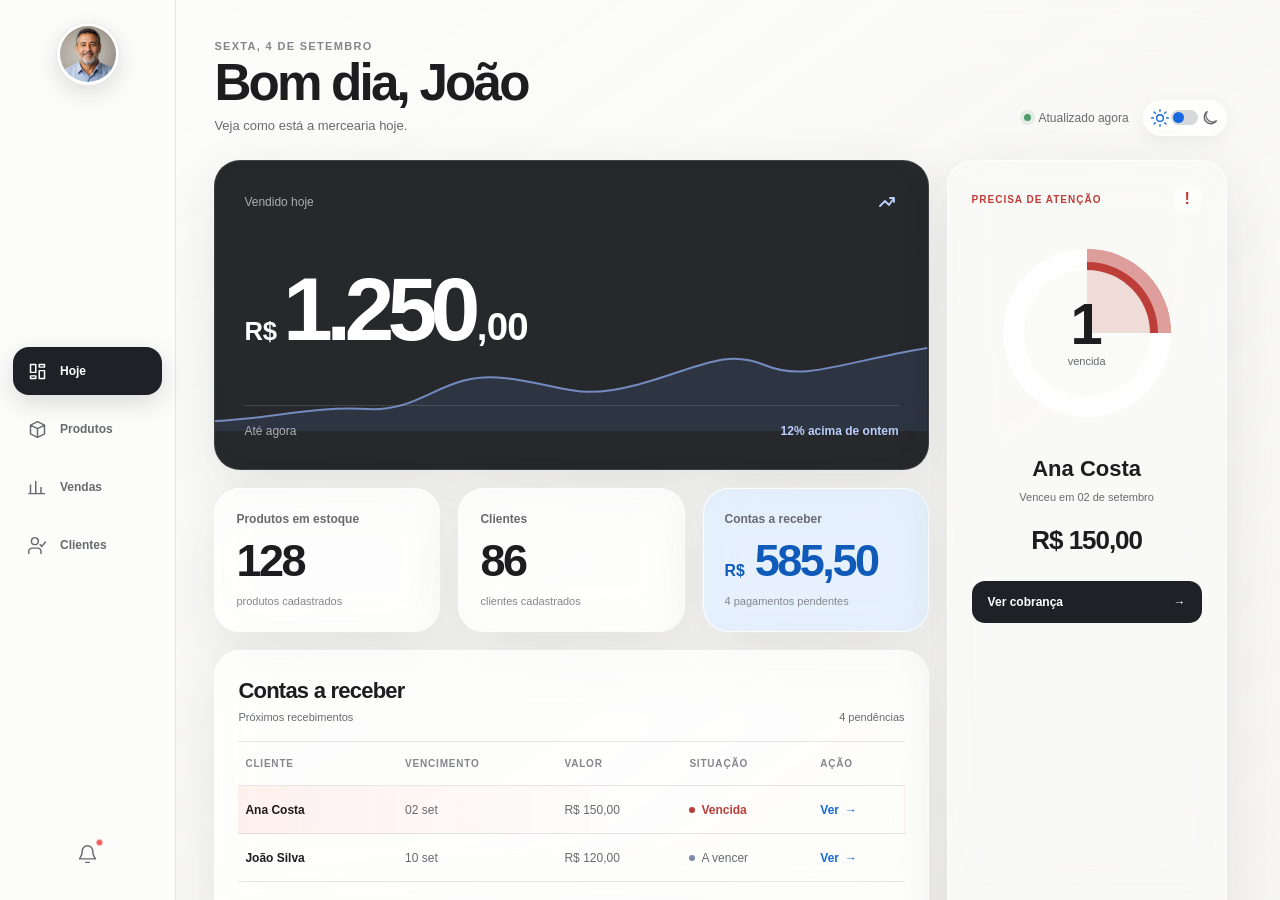
<file: frontend/index.html>
<!DOCTYPE html>
<html lang="pt-BR" data-theme="light">
<head>
  <meta charset="UTF-8">

  <meta
    name="viewport"
    content="width=device-width, initial-scale=1.0"
  >

  <meta name="color-scheme" content="light dark">
  <meta name="theme-color" content="#e7e3dc">

  <meta
    name="description"
    content="Dashboard da Mercearia do João."
  >

  <title>Mercearia do João</title>

  <link
    rel="preload"
    href="./assets/mercearia-bg.jpg"
    as="image"
  >

  <link rel="stylesheet" href="./css/style.css">

  <script src="./js/script.js" defer></script>
</head>

<body>
  <a class="skip-link" href="#conteudo">
    Pular para o conteúdo
  </a>

  <main class="app-shell" id="conteudo">

    <!-- ============================================================
         BARRA LATERAL DO SISTEMA
         ============================================================ -->

    <aside class="sidebar" aria-label="Menu principal">

      <button
        class="owner-photo"
        id="profile-menu-button"
        type="button"
        aria-label="Abrir menu do perfil de João"
        aria-controls="profile-menu"
        aria-expanded="false"
      >
        <img
          src="./assets/seu-joao.png"
          width="320"
          height="320"
          alt="João, proprietário da mercearia"
        >
      </button>

      <div
        class="profile-menu"
        id="profile-menu"
        hidden
      >
        <div class="profile-menu-header">
          <strong>João</strong>
          <span>Proprietário</span>
        </div>

        <a
          class="profile-menu-link"
          href="#"
          data-future-feature
        >
          Minha conta
        </a>

        <button
          class="profile-menu-logout"
          id="logout-button"
          type="button"
        >
          <svg viewBox="0 0 24 24" aria-hidden="true">
            <path d="M10 17l5-5-5-5M15 12H3M15 4h4a2 2 0 0 1 2 2v12a2 2 0 0 1-2 2h-4"/>
          </svg>

          Sair do sistema
        </button>
      </div>

      <nav
        class="primary-navigation"
        aria-label="Navegação principal"
      >

        <!-- PÁGINA INICIAL SELECIONADA -->
        <a
          class="navigation-link is-active"
          href="./index.html"
          aria-current="page"
        >
          <svg viewBox="0 0 24 24" aria-hidden="true">
            <path d="M4 13h6V4H4v9Zm10 7h6v-9h-6v9ZM4 20h6v-3H4v3Zm10-13h6V4h-6v3Z"/>
          </svg>

          <span>Hoje</span>
        </a>

        <!-- LINK PARA A PÁGINA DE PRODUTOS -->
        <a
          class="navigation-link"
          href="./produtos.html"
        >
          <svg viewBox="0 0 24 24" aria-hidden="true">
            <path d="m4 7 8-4 8 4-8 4-8-4Zm0 0v10l8 4 8-4V7M12 11v10"/>
          </svg>

          <span>Produtos</span>
        </a>

        <!-- LINK PARA A PÁGINA DE VENDAS -->
        <a
          class="navigation-link"
          href="./vendas.html"
        >
          <svg viewBox="0 0 24 24" aria-hidden="true">
            <path d="M4 19V9m6 10V5m6 14v-7m4 7H2"/>
          </svg>

          <span>Vendas</span>
        </a>

        <!-- PÁGINA DE CLIENTES -->
        <a
          class="navigation-link"
          href="./clientes.html"
        >
          <svg viewBox="0 0 24 24" aria-hidden="true">
            <path d="M16 21v-2a4 4 0 0 0-4-4H6a4 4 0 0 0-4 4v2M9 11a4 4 0 1 0 0-8 4 4 0 0 0 0 8Zm6 0 2 2 4-5"/>
          </svg>

          <span>Clientes</span>
        </a>

      </nav>

      <div class="sidebar-footer">

        <button
          class="notification-button"
          type="button"
          aria-label="2 notificações não lidas"
        >
          <svg viewBox="0 0 24 24" aria-hidden="true">
            <path d="M18 8a6 6 0 0 0-12 0c0 7-3 7-3 9h18c0-2-3-2-3-9M10 21h4"/>
          </svg>

          <span
            class="notification-dot"
            aria-hidden="true"
          ></span>
        </button>

      </div>
    </aside>

    <!-- ============================================================
         PÁGINA INICIAL — DASHBOARD
         ============================================================ -->

    <section
      class="dashboard"
      aria-labelledby="page-title"
    >

      <!-- CABEÇALHO DO DASHBOARD -->
      <header class="dashboard-header">

        <div class="greeting">

          <p>
            <time datetime="2026-09-04">
              Sexta, 4 de setembro
            </time>
          </p>

          <h1 id="page-title">
            Bom dia, João
          </h1>

          <span>
            Veja como está a mercearia hoje.
          </span>

        </div>

        <div class="header-actions">

          <span class="update-status">
            <i aria-hidden="true"></i>
            Atualizado agora
          </span>

          <button
            class="theme-toggle"
            type="button"
            aria-label="Ativar modo escuro"
            aria-pressed="false"
            title="Alternar tema"
          >

            <svg
              class="sun-icon"
              viewBox="0 0 24 24"
              aria-hidden="true"
            >
              <circle cx="12" cy="12" r="4"/>

              <path d="M12 2v2m0 16v2M4.9 4.9l1.4 1.4m11.4 11.4 1.4 1.4M2 12h2m16 0h2M4.9 19.1l1.4-1.4M17.7 6.3l1.4-1.4"/>
            </svg>

            <span
              class="toggle-track"
              aria-hidden="true"
            >
              <i></i>
            </span>

            <svg
              class="moon-icon"
              viewBox="0 0 24 24"
              aria-hidden="true"
            >
              <path d="M20 15.2A8 8 0 0 1 8.8 4 8.1 8.1 0 1 0 20 15.2Z"/>
            </svg>

          </button>

        </div>
      </header>

      <div class="dashboard-grid">

        <section
          class="main-column"
          aria-label="Resumo do negócio"
        >

          <!-- ======================================================
               VENDAS DO DIA
               ====================================================== -->

          <article
            class="sales-card"
            tabindex="0"
          >

            <header>
              <span>Vendido hoje</span>

              <svg viewBox="0 0 24 24" aria-hidden="true">
                <path d="M5 16 10 11l4 4 5-7M15 8h4v4"/>
              </svg>
            </header>

            <p class="sales-value">
              <small>R$</small>
              <strong>1.250</strong>
              <span>,00</span>
            </p>

            <svg
              class="sales-chart"
              viewBox="0 0 700 90"
              preserveAspectRatio="none"
              role="img"
              aria-label="Crescimento das vendas durante o dia"
            >
              <path
                class="chart-area"
                d="M0 80C60 77 94 65 150 68s73-38 134-31 70 23 130 7 86-37 126-20 75-3 160-17v83H0Z"
              />

              <path
                class="chart-line"
                d="M0 80C60 77 94 65 150 68s73-38 134-31 70 23 130 7 86-37 126-20 75-3 160-17"
              />
            </svg>

            <footer>
              <span>Até agora</span>
              <strong>12% acima de ontem</strong>
            </footer>

          </article>

          <!-- ======================================================
               INDICADORES DO DASHBOARD
               ====================================================== -->

          <section
            class="summary-cards"
            aria-label="Indicadores"
          >

            <article class="glass-card summary-card">
              <span>Produtos em estoque</span>
              <strong>128</strong>
              <small>produtos cadastrados</small>
            </article>

            <article class="glass-card summary-card">
              <span>Clientes</span>
              <strong>86</strong>
              <small>clientes cadastrados</small>
            </article>

            <article
              class="glass-card summary-card receivable-summary"
            >
              <span>Contas a receber</span>

              <strong>
                <small>R$</small>
                585,50
              </strong>

              <small>4 pagamentos pendentes</small>
            </article>

          </section>

          <!-- ======================================================
               CONTAS A RECEBER
               ====================================================== -->

          <section
            class="glass-card receivables"
            aria-labelledby="receivables-title"
          >

            <header class="section-header">

              <div>
                <h2 id="receivables-title">
                  Contas a receber
                </h2>

                <p>Próximos recebimentos</p>
              </div>

              <span>4 pendências</span>

            </header>

            <div
              class="table-wrapper"
              tabindex="0"
              role="region"
              aria-label="Contas a receber"
            >

              <table>

                <thead>
                  <tr>
                    <th scope="col">Cliente</th>
                    <th scope="col">Vencimento</th>
                    <th scope="col">Valor</th>
                    <th scope="col">Situação</th>
                    <th scope="col">Ação</th>
                  </tr>
                </thead>

                <tbody>

                  <tr class="overdue-row">
                    <th scope="row">
                      Ana Costa
                    </th>

                    <td>02 set</td>
                    <td>R$ 150,00</td>

                    <td>
                      <span class="status is-overdue">
                        <i aria-hidden="true"></i>
                        Vencida
                      </span>
                    </td>

                    <td>
                      <a
                        href="./vendas.html?filtro=pending&amp;venda=venda-006"
                        aria-label="Ver cobrança vencida de Ana Costa"
                      >
                        Ver
                        <span aria-hidden="true">→</span>
                      </a>
                    </td>
                  </tr>

                  <tr>
                    <th scope="row">
                      João Silva
                    </th>

                    <td>10 set</td>
                    <td>R$ 120,00</td>

                    <td>
                      <span class="status">
                        <i aria-hidden="true"></i>
                        A vencer
                      </span>
                    </td>

                    <td>
                      <a href="#">
                        Ver
                        <span aria-hidden="true">→</span>
                      </a>
                    </td>
                  </tr>

                  <tr>
                    <th scope="row">
                      Maria Santos
                    </th>

                    <td>12 set</td>
                    <td>R$ 85,50</td>

                    <td>
                      <span class="status">
                        <i aria-hidden="true"></i>
                        A vencer
                      </span>
                    </td>

                    <td>
                      <a href="#">
                        Ver
                        <span aria-hidden="true">→</span>
                      </a>
                    </td>
                  </tr>

                  <tr>
                    <th scope="row">
                      Pedro Souza
                    </th>

                    <td>15 set</td>
                    <td>R$ 230,00</td>

                    <td>
                      <span class="status is-soon">
                        <i aria-hidden="true"></i>
                        Próximo
                      </span>
                    </td>

                    <td>
                      <a href="#">
                        Ver
                        <span aria-hidden="true">→</span>
                      </a>
                    </td>
                  </tr>

                </tbody>
              </table>

            </div>
          </section>

        </section>

        <!-- ========================================================
             PAINEL DE ATENÇÃO
             ======================================================== -->

        <aside
          class="glass-card attention-card"
          aria-labelledby="attention-title"
        >

          <header>
            <p>Precisa de atenção</p>
            <span aria-hidden="true">!</span>
          </header>

          <div
            class="attention-ring"
            aria-hidden="true"
          >
            <div>
              <strong>1</strong>
              <small>vencida</small>
            </div>
          </div>

          <div class="attention-copy">

            <h2 id="attention-title">
              Ana Costa
            </h2>

            <p>
              Venceu em 02 de setembro
            </p>

            <strong>
              R$ 150,00
            </strong>

          </div>

          <a
            href="./vendas.html?filtro=pending&amp;venda=venda-006"
            aria-label="Ver cobrança vencida de Ana Costa"
          >
            Ver cobrança
            <span aria-hidden="true">→</span>
          </a>

          <footer>
            <span>Total pendente</span>
            <strong>R$ 585,50</strong>
          </footer>

        </aside>

      </div>
    </section>
  </main>
</body>
</html>
</file>
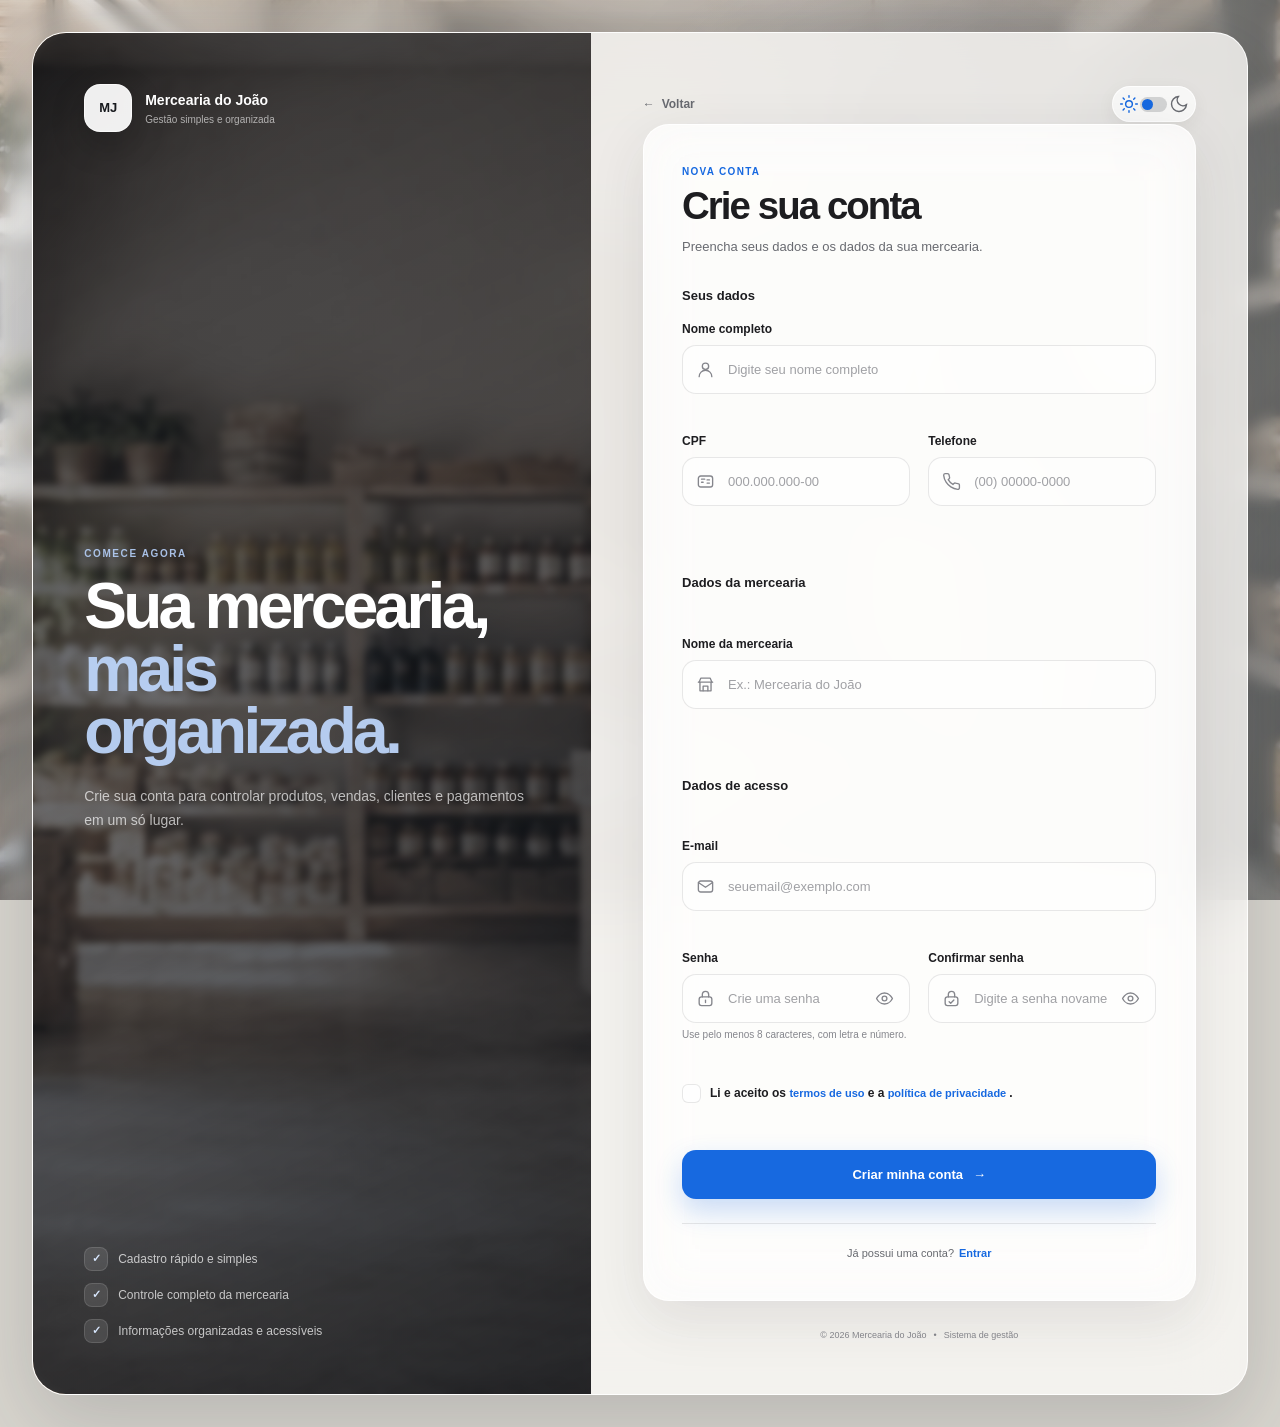
<file: frontend/cadastro.html>
<!DOCTYPE html>
<html lang="pt-BR">
<head>
  <meta charset="UTF-8">

  <meta
    name="viewport"
    content="width=device-width, initial-scale=1.0"
  >

  <meta
    name="description"
    content="Crie sua conta no sistema de gestão da Mercearia do João."
  >

  <meta
    name="theme-color"
    content="#e7e3dc"
  >

  <title>Criar conta | Mercearia do João</title>

  <!-- CSS PRINCIPAL DO SISTEMA -->
  <link
    rel="stylesheet"
    href="css/style.css"
  >
</head>

<body class="auth-page cadastro-page">

  <!-- ========================================
       ACESSIBILIDADE
  ========================================= -->

  <a
    class="skip-link"
    href="#conteudo-cadastro"
  >
    Pular para o conteúdo
  </a>


  <!-- ========================================
       PÁGINA DE CADASTRO
  ========================================= -->

  <main
    id="conteudo-cadastro"
    class="auth-layout"
  >

    <!-- ======================================
         ÁREA VISUAL / APRESENTAÇÃO
    ======================================= -->

    <section
      class="auth-visual"
      aria-label="Apresentação da Mercearia do João"
    >

      <!-- Imagem de fundo será aplicada no CSS -->
      <div
        class="auth-visual-overlay"
        aria-hidden="true"
      ></div>

      <div class="auth-visual-content">

        <!-- Marca do sistema -->
        <a
          class="auth-brand"
          href="login.html"
          aria-label="Mercearia do João — Voltar ao login"
        >
          <span
            class="auth-brand-mark"
            aria-hidden="true"
          >
            MJ
          </span>

          <span class="auth-brand-copy">
            <strong>Mercearia do João</strong>
            <small>Gestão simples e organizada</small>
          </span>
        </a>


        <!-- Texto principal -->
        <div class="auth-welcome">

          <p class="auth-eyebrow">
            Comece agora
          </p>

          <h1>
            Sua mercearia,
            <span>mais organizada.</span>
          </h1>

          <p>
            Crie sua conta para controlar produtos,
            vendas, clientes e pagamentos em um só lugar.
          </p>

        </div>


        <!-- Benefícios -->
        <ul
          class="auth-benefits"
          aria-label="Benefícios do sistema"
        >

          <li>
            <span
              class="auth-benefit-icon"
              aria-hidden="true"
            >
              ✓
            </span>

            <span>
              Cadastro rápido e simples
            </span>
          </li>

          <li>
            <span
              class="auth-benefit-icon"
              aria-hidden="true"
            >
              ✓
            </span>

            <span>
              Controle completo da mercearia
            </span>
          </li>

          <li>
            <span
              class="auth-benefit-icon"
              aria-hidden="true"
            >
              ✓
            </span>

            <span>
              Informações organizadas e acessíveis
            </span>
          </li>

        </ul>

      </div>
    </section>


    <!-- ======================================
         ÁREA DO FORMULÁRIO
    ======================================= -->

    <section
      class="auth-form-area cadastro-form-area"
      aria-labelledby="cadastro-title"
    >

      <!-- Ações superiores -->
      <div class="auth-top-actions">

        <!-- Voltar ao login -->
        <a
          class="auth-back-link"
          href="login.html"
          aria-label="Voltar para a página de login"
        >
          <span aria-hidden="true">←</span>
          Voltar
        </a>


        <!-- Alternar tema -->
        <button
          class="theme-toggle"
          type="button"
          aria-label="Ativar modo escuro"
          aria-pressed="false"
        >

          <span
            class="theme-toggle-sun"
            aria-hidden="true"
          >
            <svg viewBox="0 0 24 24">
              <circle cx="12" cy="12" r="4"></circle>
              <path d="M12 2v2"></path>
              <path d="M12 20v2"></path>
              <path d="m4.93 4.93 1.42 1.42"></path>
              <path d="m17.66 17.66 1.41 1.41"></path>
              <path d="M2 12h2"></path>
              <path d="M20 12h2"></path>
              <path d="m6.34 17.66-1.41 1.41"></path>
              <path d="m19.07 4.93-1.41 1.41"></path>
            </svg>
          </span>

          <span
            class="theme-toggle-track"
            aria-hidden="true"
          >
            <span class="theme-toggle-thumb"></span>
          </span>

          <span
            class="theme-toggle-moon"
            aria-hidden="true"
          >
            <svg viewBox="0 0 24 24">
              <path
                d="M21 12.79A9 9 0 1 1 11.21 3
                   7 7 0 0 0 21 12.79Z"
              ></path>
            </svg>
          </span>

        </button>

      </div>


      <!-- Cartão de cadastro -->
      <div class="auth-card cadastro-card">

        <!-- Cabeçalho -->
        <header class="auth-card-header">

          <p class="auth-card-eyebrow">
            Nova conta
          </p>

          <h2 id="cadastro-title">
            Crie sua conta
          </h2>

          <p>
            Preencha seus dados e os dados da sua mercearia.
          </p>

        </header>


        <!-- ==================================
             MENSAGEM GERAL DO FORMULÁRIO

             Será controlada pelo JavaScript.
        =================================== -->

        <div
          id="cadastro-message"
          class="form-message"
          role="alert"
          aria-live="polite"
          hidden
        ></div>


        <!-- ==================================
             FORMULÁRIO DE CADASTRO
        =================================== -->

        <form
          id="cadastro-form"
          class="auth-form cadastro-form"
          action="login.html"
          method="get"
          novalidate
        >

          <!-- ==================================
               DADOS DO PROPRIETÁRIO
          =================================== -->

          <fieldset class="form-section">

            <legend>
              Seus dados
            </legend>

            <div class="form-grid">

              <!-- Nome completo -->
              <div class="form-group form-group-full">

                <label for="cadastro-nome">
                  Nome completo
                </label>

                <div class="input-wrapper">

                  <span
                    class="input-icon"
                    aria-hidden="true"
                  >
                    <svg viewBox="0 0 24 24">
                      <circle cx="12" cy="8" r="4"></circle>
                      <path
                        d="M4 21a8 8 0 0 1 16 0"
                      ></path>
                    </svg>
                  </span>

                  <input
                    id="cadastro-nome"
                    class="form-control"
                    name="nome"
                    type="text"
                    placeholder="Digite seu nome completo"
                    autocomplete="name"
                    minlength="3"
                    maxlength="120"
                    aria-describedby="cadastro-nome-error"
                    required
                  >

                </div>

                <small
                  id="cadastro-nome-error"
                  class="field-error"
                  aria-live="polite"
                ></small>

              </div>


              <!-- CPF -->
              <div class="form-group">

                <label for="cadastro-cpf">
                  CPF
                </label>

                <div class="input-wrapper">

                  <span
                    class="input-icon"
                    aria-hidden="true"
                  >
                    <svg viewBox="0 0 24 24">
                      <rect
                        x="3"
                        y="5"
                        width="18"
                        height="14"
                        rx="3"
                      ></rect>
                      <path d="M7 9h4"></path>
                      <path d="M7 13h2"></path>
                      <path d="M14 10h3"></path>
                      <path d="M14 14h3"></path>
                    </svg>
                  </span>

                  <input
                    id="cadastro-cpf"
                    class="form-control"
                    name="cpf"
                    type="text"
                    placeholder="000.000.000-00"
                    autocomplete="off"
                    inputmode="numeric"
                    maxlength="14"
                    aria-describedby="cadastro-cpf-error"
                    required
                  >

                </div>

                <small
                  id="cadastro-cpf-error"
                  class="field-error"
                  aria-live="polite"
                ></small>

              </div>


              <!-- Telefone -->
              <div class="form-group">

                <label for="cadastro-telefone">
                  Telefone
                </label>

                <div class="input-wrapper">

                  <span
                    class="input-icon"
                    aria-hidden="true"
                  >
                    <svg viewBox="0 0 24 24">
                      <path
                        d="M22 16.92v3a2 2 0 0 1-2.18 2
                           19.79 19.79 0 0 1-8.63-3.07
                           19.5 19.5 0 0 1-6-6
                           19.79 19.79 0 0 1-3.07-8.67
                           A2 2 0 0 1 3.9 2h3
                           a2 2 0 0 1 2 1.72
                           c.12.9.33 1.78.62 2.63
                           a2 2 0 0 1-.45 2.11L7.8 9.73
                           a16 16 0 0 0 6 6l1.27-1.27
                           a2 2 0 0 1 2.11-.45
                           c.85.29 1.73.5 2.63.62
                           A2 2 0 0 1 22 16.92Z"
                      ></path>
                    </svg>
                  </span>

                  <input
                    id="cadastro-telefone"
                    class="form-control"
                    name="telefone"
                    type="tel"
                    placeholder="(00) 00000-0000"
                    autocomplete="tel"
                    inputmode="tel"
                    maxlength="15"
                    aria-describedby="cadastro-telefone-error"
                    required
                  >

                </div>

                <small
                  id="cadastro-telefone-error"
                  class="field-error"
                  aria-live="polite"
                ></small>

              </div>

            </div>

          </fieldset>


          <!-- ==================================
               DADOS DA MERCEARIA
          =================================== -->

          <fieldset class="form-section">

            <legend>
              Dados da mercearia
            </legend>

            <div class="form-grid">

              <!-- Nome da mercearia -->
              <div class="form-group form-group-full">

                <label for="cadastro-mercearia">
                  Nome da mercearia
                </label>

                <div class="input-wrapper">

                  <span
                    class="input-icon"
                    aria-hidden="true"
                  >
                    <svg viewBox="0 0 24 24">
                      <path d="M3 9h18"></path>
                      <path d="M5 9v11h14V9"></path>
                      <path d="m4 9 2-5h12l2 5"></path>
                      <path d="M9 20v-6h6v6"></path>
                    </svg>
                  </span>

                  <input
                    id="cadastro-mercearia"
                    class="form-control"
                    name="mercearia"
                    type="text"
                    placeholder="Ex.: Mercearia do João"
                    autocomplete="organization"
                    minlength="2"
                    maxlength="120"
                    aria-describedby="cadastro-mercearia-error"
                    required
                  >

                </div>

                <small
                  id="cadastro-mercearia-error"
                  class="field-error"
                  aria-live="polite"
                ></small>

              </div>

            </div>

          </fieldset>


          <!-- ==================================
               DADOS DE ACESSO
          =================================== -->

          <fieldset class="form-section">

            <legend>
              Dados de acesso
            </legend>

            <div class="form-grid">

              <!-- E-mail -->
              <div class="form-group form-group-full">

                <label for="cadastro-email">
                  E-mail
                </label>

                <div class="input-wrapper">

                  <span
                    class="input-icon"
                    aria-hidden="true"
                  >
                    <svg viewBox="0 0 24 24">
                      <rect
                        x="3"
                        y="5"
                        width="18"
                        height="14"
                        rx="3"
                      ></rect>
                      <path d="m3 7 9 6 9-6"></path>
                    </svg>
                  </span>

                  <input
                    id="cadastro-email"
                    class="form-control"
                    name="email"
                    type="email"
                    placeholder="seuemail@exemplo.com"
                    autocomplete="email"
                    inputmode="email"
                    maxlength="150"
                    aria-describedby="cadastro-email-error"
                    required
                  >

                </div>

                <small
                  id="cadastro-email-error"
                  class="field-error"
                  aria-live="polite"
                ></small>

              </div>


              <!-- Senha -->
              <div class="form-group">

                <label for="cadastro-senha">
                  Senha
                </label>

                <div class="input-wrapper">

                  <span
                    class="input-icon"
                    aria-hidden="true"
                  >
                    <svg viewBox="0 0 24 24">
                      <rect
                        x="4"
                        y="10"
                        width="16"
                        height="11"
                        rx="3"
                      ></rect>
                      <path d="M8 10V7a4 4 0 0 1 8 0v3"></path>
                      <path d="M12 14v3"></path>
                    </svg>
                  </span>

                  <input
                    id="cadastro-senha"
                    class="form-control form-control-password"
                    name="senha"
                    type="password"
                    placeholder="Crie uma senha"
                    autocomplete="new-password"
                    minlength="8"
                    maxlength="60"
                    aria-describedby="cadastro-senha-help cadastro-senha-error"
                    required
                  >

                  <button
                    class="password-toggle"
                    type="button"
                    data-password-target="cadastro-senha"
                    aria-label="Mostrar senha"
                    aria-pressed="false"
                  >
                    <svg
                      viewBox="0 0 24 24"
                      aria-hidden="true"
                    >
                      <path
                        d="M2 12s3.5-7 10-7
                           10 7 10 7-3.5 7-10 7
                           S2 12 2 12Z"
                      ></path>
                      <circle cx="12" cy="12" r="3"></circle>
                    </svg>
                  </button>

                </div>

                <small
                  id="cadastro-senha-help"
                  class="field-help"
                >
                  Use pelo menos 8 caracteres, com letra e número.
                </small>

                <small
                  id="cadastro-senha-error"
                  class="field-error"
                  aria-live="polite"
                ></small>

              </div>


              <!-- Confirmar senha -->
              <div class="form-group">

                <label for="cadastro-confirmar-senha">
                  Confirmar senha
                </label>

                <div class="input-wrapper">

                  <span
                    class="input-icon"
                    aria-hidden="true"
                  >
                    <svg viewBox="0 0 24 24">
                      <rect
                        x="4"
                        y="10"
                        width="16"
                        height="11"
                        rx="3"
                      ></rect>
                      <path d="M8 10V7a4 4 0 0 1 8 0v3"></path>
                      <path d="m9 16 2 2 4-4"></path>
                    </svg>
                  </span>

                  <input
                    id="cadastro-confirmar-senha"
                    class="form-control form-control-password"
                    name="confirmarSenha"
                    type="password"
                    placeholder="Digite a senha novamente"
                    autocomplete="new-password"
                    minlength="8"
                    maxlength="60"
                    aria-describedby="cadastro-confirmar-senha-error"
                    required
                  >

                  <button
                    class="password-toggle"
                    type="button"
                    data-password-target="cadastro-confirmar-senha"
                    aria-label="Mostrar confirmação de senha"
                    aria-pressed="false"
                  >
                    <svg
                      viewBox="0 0 24 24"
                      aria-hidden="true"
                    >
                      <path
                        d="M2 12s3.5-7 10-7
                           10 7 10 7-3.5 7-10 7
                           S2 12 2 12Z"
                      ></path>
                      <circle cx="12" cy="12" r="3"></circle>
                    </svg>
                  </button>

                </div>

                <small
                  id="cadastro-confirmar-senha-error"
                  class="field-error"
                  aria-live="polite"
                ></small>

              </div>

            </div>

          </fieldset>


          <!-- ==================================
               ACEITE DOS TERMOS
          =================================== -->

          <div class="form-group terms-group">

            <label class="checkbox-field">

              <input
                id="cadastro-termos"
                name="termos"
                type="checkbox"
                aria-describedby="cadastro-termos-error"
                required
              >

              <span
                class="custom-checkbox"
                aria-hidden="true"
              >
                <svg viewBox="0 0 16 16">
                  <path d="m3 8 3 3 7-7"></path>
                </svg>
              </span>

              <span>
                Li e aceito os
                <a href="#" class="inline-link">
                  termos de uso
                </a>
                e a
                <a href="#" class="inline-link">
                  política de privacidade
                </a>.
              </span>

            </label>

            <small
              id="cadastro-termos-error"
              class="field-error"
              aria-live="polite"
            ></small>

          </div>


          <!-- ==================================
               BOTÃO CRIAR CONTA
          =================================== -->

          <button
            id="cadastro-submit"
            class="primary-button cadastro-submit-button"
            type="submit"
          >

            <span class="button-label">
              Criar minha conta
            </span>

            <span
              class="button-arrow"
              aria-hidden="true"
            >
              →
            </span>

            <span
              class="button-loading"
              aria-hidden="true"
              hidden
            >
              <span class="loading-spinner"></span>
              Criando conta...
            </span>

          </button>

        </form>


        <!-- ==================================
             LINK PARA O LOGIN
        =================================== -->

        <div class="auth-alternative">

          <span>
            Já possui uma conta?
          </span>

          <a href="login.html">
            Entrar
          </a>

        </div>

      </div>


      <!-- Rodapé -->
      <footer class="auth-footer">

        <p>
          © 2026 Mercearia do João
        </p>

        <span aria-hidden="true">•</span>

        <p>
          Sistema de gestão
        </p>

      </footer>

    </section>

  </main>


  <!-- JAVASCRIPT PRINCIPAL DO SISTEMA -->
  <script src="js/script.js"></script>

</body>
</html>
</file>
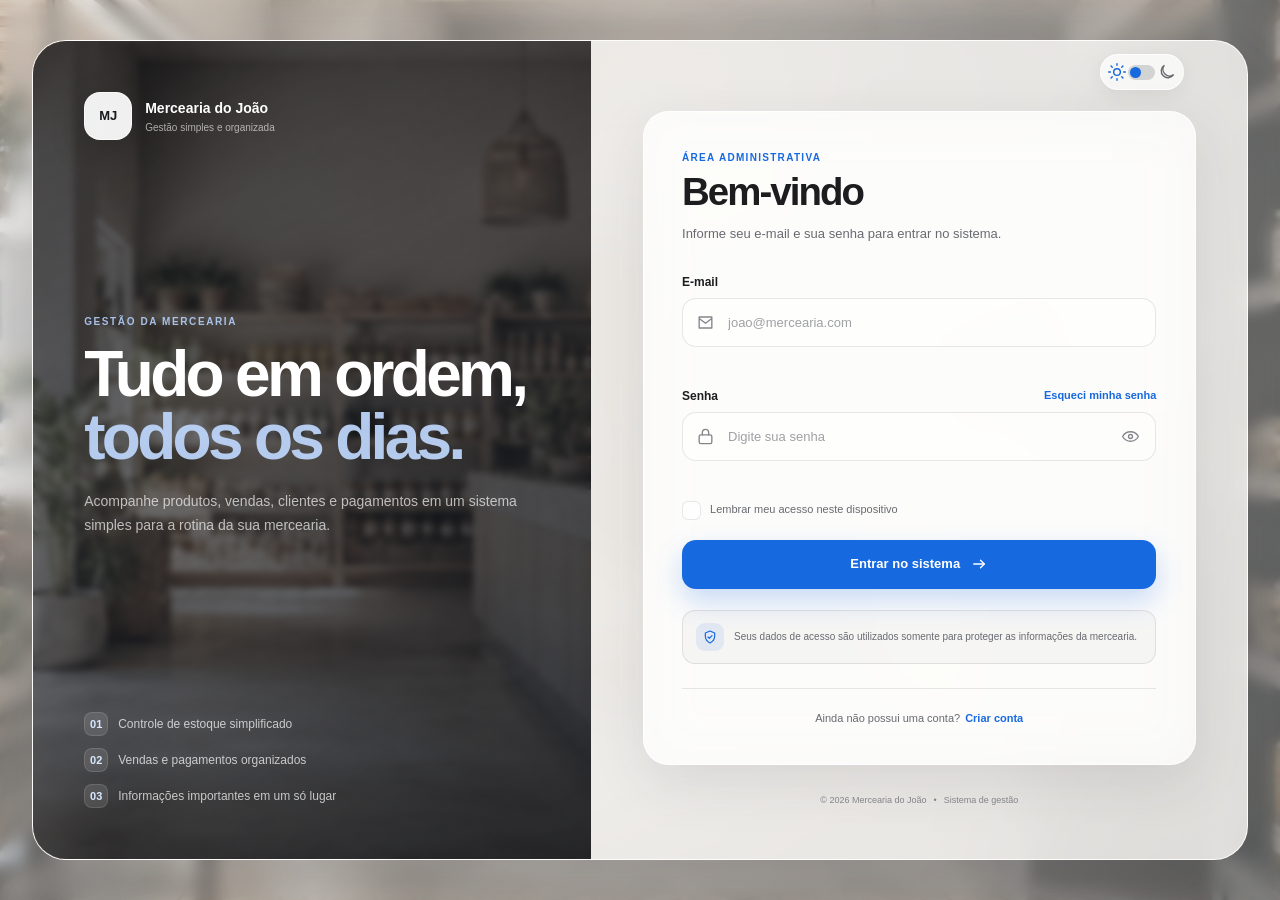
<file: frontend/login.html>
<!DOCTYPE html>
<html lang="pt-BR">
<head>
  <meta charset="UTF-8">

  <meta
    name="viewport"
    content="width=device-width, initial-scale=1.0"
  >

  <meta name="color-scheme" content="light dark">
  <meta name="theme-color" content="#e7e3dc">

  <meta
    name="description"
    content="Acesso ao sistema de gestão da Mercearia do João."
  >

  <title>Entrar | Mercearia do João</title>

  <link
    rel="preload"
    href="./assets/mercearia-bg.jpg"
    as="image"
  >

  <link
    rel="stylesheet"
    href="./css/style.css"
  >

  <script
    src="./js/script.js"
    defer
  ></script>
</head>

<body class="auth-page login-page">

  <a
    class="skip-link"
    href="#conteudo"
  >
    Pular para o conteúdo
  </a>

  <main
    class="auth-layout login-layout"
    id="conteudo"
  >

    <!-- ============================================================
         LOGIN — ÁREA VISUAL
         ============================================================ -->

    <section
      class="auth-visual login-visual"
      aria-labelledby="login-welcome-title"
    >
      <div
        class="auth-visual-overlay login-visual-overlay"
        aria-hidden="true"
      ></div>

      <div class="auth-visual-content login-visual-content">

        <a
          class="auth-brand login-brand"
          href="./login.html"
          aria-label="Mercearia do João — Página de entrada"
        >
          <span
            class="auth-brand-mark login-brand-mark"
            aria-hidden="true"
          >
            MJ
          </span>

          <span class="auth-brand-copy login-brand-copy">
            <strong>Mercearia do João</strong>
            <small>Gestão simples e organizada</small>
          </span>
        </a>

        <div class="auth-welcome login-welcome">

          <p class="auth-eyebrow login-eyebrow">
            Gestão da mercearia
          </p>

          <h1 id="login-welcome-title">
            Tudo em ordem,
            <span>todos os dias.</span>
          </h1>

          <p>
            Acompanhe produtos, vendas, clientes e pagamentos
            em um sistema simples para a rotina da sua mercearia.
          </p>

        </div>

        <ul
          class="auth-benefits login-benefits"
          aria-label="Recursos do sistema"
        >
          <li>
            <span
              class="auth-benefit-icon login-benefit-icon"
              aria-hidden="true"
            >
              01
            </span>

            Controle de estoque simplificado
          </li>

          <li>
            <span
              class="auth-benefit-icon login-benefit-icon"
              aria-hidden="true"
            >
              02
            </span>

            Vendas e pagamentos organizados
          </li>

          <li>
            <span
              class="auth-benefit-icon login-benefit-icon"
              aria-hidden="true"
            >
              03
            </span>

            Informações importantes em um só lugar
          </li>
        </ul>

      </div>
    </section>

    <!-- ============================================================
         LOGIN — ÁREA DO FORMULÁRIO
         ============================================================ -->

    <section
      class="auth-form-area login-form-area"
      aria-labelledby="login-title"
    >

      <div class="auth-top-actions login-top-actions">

        <!-- BOTÃO DE TEMA CLARO E ESCURO -->
        <button
          class="theme-toggle"
          type="button"
          aria-label="Ativar modo escuro"
          aria-pressed="false"
          title="Alternar tema"
        >
          <svg
            class="theme-toggle-sun sun-icon"
            viewBox="0 0 24 24"
            aria-hidden="true"
          >
            <circle
              cx="12"
              cy="12"
              r="4"
            ></circle>

            <path
              d="M12 2v2m0 16v2M4.9 4.9l1.4 1.4m11.4 11.4 1.4 1.4M2 12h2m16 0h2M4.9 19.1l1.4-1.4M17.7 6.3l1.4-1.4"
            ></path>
          </svg>

          <span
            class="theme-toggle-track toggle-track"
            aria-hidden="true"
          >
            <i class="theme-toggle-thumb"></i>
          </span>

          <svg
            class="theme-toggle-moon moon-icon"
            viewBox="0 0 24 24"
            aria-hidden="true"
          >
            <path
              d="M20 15.2A8 8 0 0 1 8.8 4 8.1 8.1 0 1 0 20 15.2Z"
            ></path>
          </svg>
        </button>

      </div>

      <div class="auth-card login-card">

        <header class="auth-card-header login-card-header">

          <p class="auth-card-eyebrow login-card-eyebrow">
            Área administrativa
          </p>

          <h2 id="login-title">
            Bem-vindo
          </h2>

          <p>
            Informe seu e-mail e sua senha para entrar no sistema.
          </p>

        </header>

        <!-- MENSAGEM GERAL DO FORMULÁRIO -->
        <div
          class="form-message"
          id="login-message"
          role="alert"
          hidden
        ></div>

        <!-- ========================================================
             FORMULÁRIO DE LOGIN
             O envio direciona para o dashboard.
             ======================================================== -->

        <form
          class="auth-form login-form"
          id="login-form"
          action="./index.html"
          method="get"
          novalidate
        >

          <!-- CAMPO DE E-MAIL -->
          <div class="form-group">

            <label for="login-email">
              E-mail
            </label>

            <div
              class="input-wrapper"
              id="login-email-wrapper"
            >
              <span
                class="input-icon"
                aria-hidden="true"
              >
                <svg viewBox="0 0 24 24">
                  <path
                    d="M4 5h16v14H4V5Zm0 2 8 6 8-6"
                  ></path>
                </svg>
              </span>

              <input
                class="form-control"
                id="login-email"
                name="email"
                type="email"
                inputmode="email"
                autocomplete="email"
                placeholder="joao@mercearia.com"
                aria-describedby="login-email-error"
                required
              >
            </div>

            <small
              class="field-error"
              id="login-email-error"
              aria-live="polite"
            ></small>

          </div>

          <!-- CAMPO DE SENHA -->
          <div class="form-group">

            <div class="label-row">

              <label for="login-password">
                Senha
              </label>

              <a
                class="forgot-password-link"
                href="./recuperar-senha.html"
              >
                Esqueci minha senha
              </a>

            </div>

            <div
              class="input-wrapper"
              id="login-password-wrapper"
            >
              <span
                class="input-icon"
                aria-hidden="true"
              >
                <svg viewBox="0 0 24 24">
                  <rect
                    x="4"
                    y="10"
                    width="16"
                    height="11"
                    rx="2"
                  ></rect>

                  <path
                    d="M8 10V7a4 4 0 0 1 8 0v3"
                  ></path>
                </svg>
              </span>

              <input
                class="form-control form-control-password"
                id="login-password"
                name="password"
                type="password"
                autocomplete="current-password"
                placeholder="Digite sua senha"
                minlength="6"
                aria-describedby="login-password-error"
                required
              >

              <button
                class="password-toggle"
                id="login-password-toggle"
                type="button"
                aria-label="Mostrar senha"
                aria-controls="login-password"
                aria-pressed="false"
                title="Mostrar senha"
              >
                <svg viewBox="0 0 24 24" aria-hidden="true">
                  <path
                    d="M2 12s3.5-6 10-6 10 6 10 6-3.5 6-10 6S2 12 2 12Z"
                  ></path>

                  <circle
                    cx="12"
                    cy="12"
                    r="2.5"
                  ></circle>
                </svg>
              </button>
            </div>

            <small
              class="field-error"
              id="login-password-error"
              aria-live="polite"
            ></small>

          </div>

          <!-- OPÇÃO LEMBRAR ACESSO -->
          <label class="checkbox-field">

            <input
              id="remember-login"
              name="remember"
              type="checkbox"
            >

            <span
              class="custom-checkbox"
              aria-hidden="true"
            >
              <svg viewBox="0 0 16 16">
                <path d="m3 8 3 3 7-7"></path>
              </svg>
            </span>

            <span>
              Lembrar meu acesso neste dispositivo
            </span>

          </label>

          <!-- BOTÃO ENTRAR -->
          <button
            class="primary-button"
            id="login-submit-button"
            type="submit"
          >
            <span>Entrar no sistema</span>

            <svg
              viewBox="0 0 24 24"
              width="18"
              height="18"
              fill="none"
              stroke="currentColor"
              stroke-width="1.8"
              stroke-linecap="round"
              stroke-linejoin="round"
              aria-hidden="true"
            >
              <path d="M5 12h14"></path>
              <path d="m14 7 5 5-5 5"></path>
            </svg>
          </button>

        </form>

        <!-- AVISO DE SEGURANÇA -->
        <div class="security-note">

          <span
            class="security-note-icon"
            aria-hidden="true"
          >
            <svg viewBox="0 0 24 24">
              <path
                d="M12 3 5 6v5c0 5 3 8 7 10 4-2 7-5 7-10V6l-7-3Z"
              ></path>

              <path d="m9 12 2 2 4-4"></path>
            </svg>
          </span>

          <p>
            Seus dados de acesso são utilizados somente para
            proteger as informações da mercearia.
          </p>

        </div>

        <!-- LINK PARA CRIAR CONTA -->
        <div class="auth-alternative login-create-account">

          <span>
            Ainda não possui uma conta?
          </span>

          <a href="./cadastro.html">
            Criar conta
          </a>

        </div>

      </div>

      <footer class="auth-footer login-footer">

        <p>
          © 2026 Mercearia do João
        </p>

        <span aria-hidden="true">•</span>

        <p>
          Sistema de gestão
        </p>

      </footer>

    </section>

  </main>
</body>
</html>
</file>
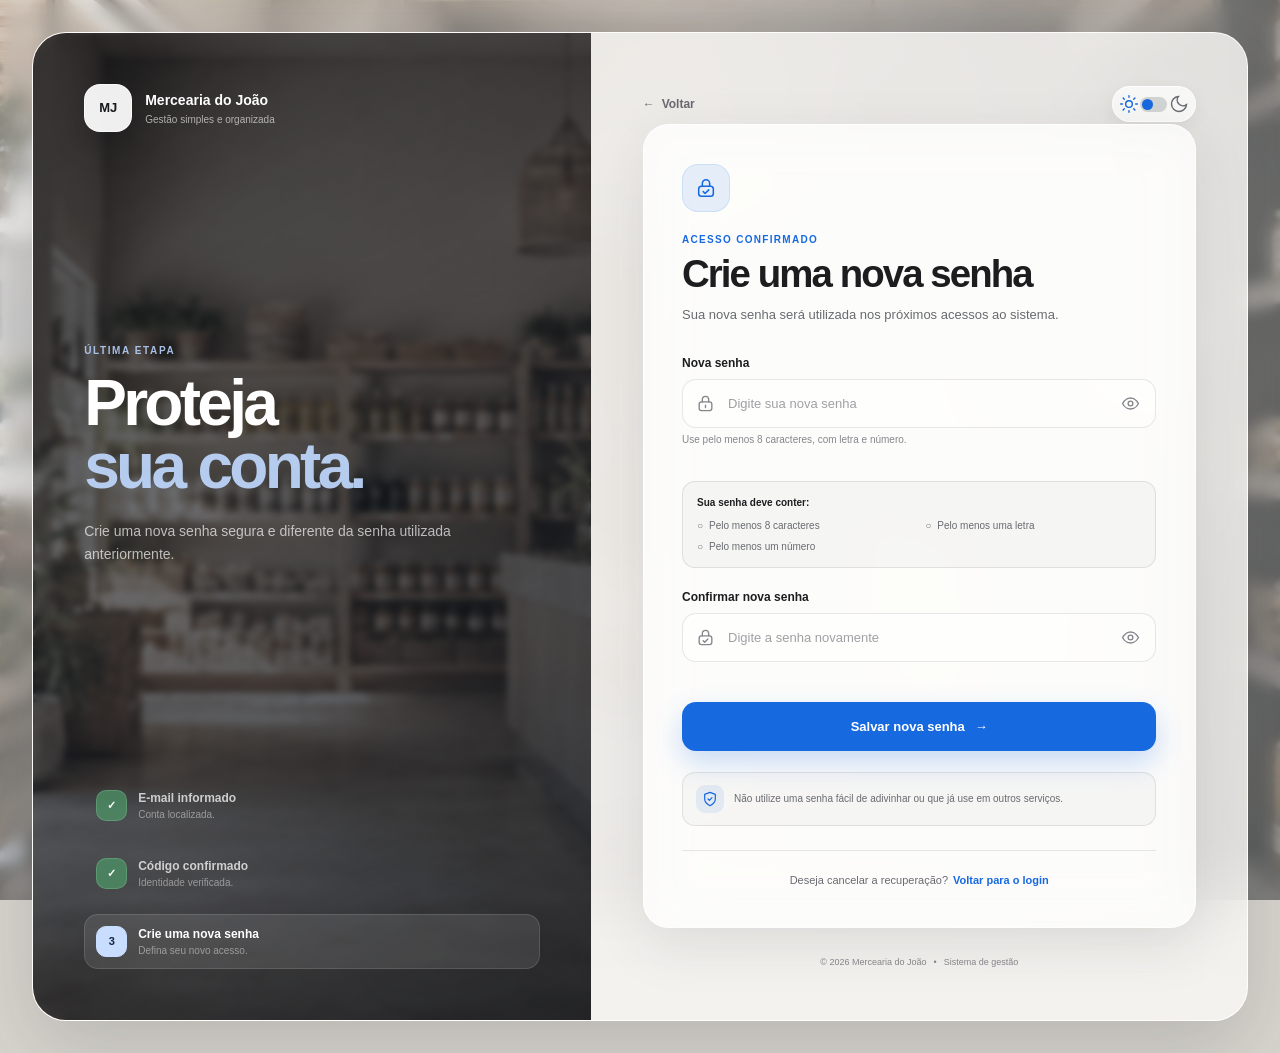
<file: frontend/nova-senha.html>
<!DOCTYPE html>
<html lang="pt-BR">
<head>
  <meta charset="UTF-8">

  <meta
    name="viewport"
    content="width=device-width, initial-scale=1.0"
  >

  <meta
    name="description"
    content="Crie uma nova senha para acessar o sistema Mercearia do João."
  >

  <meta
    name="theme-color"
    content="#e7e3dc"
  >

  <title>Nova senha | Mercearia do João</title>

  <!-- CSS PRINCIPAL DO SISTEMA -->
  <link
    rel="stylesheet"
    href="css/style.css"
  >
</head>

<body class="auth-page nova-senha-page">

  <!-- ========================================
       ACESSIBILIDADE
  ========================================= -->

  <a
    class="skip-link"
    href="#conteudo-nova-senha"
  >
    Pular para o conteúdo
  </a>


  <!-- ========================================
       PÁGINA DE NOVA SENHA
  ========================================= -->

  <main
    id="conteudo-nova-senha"
    class="auth-layout"
  >

    <!-- ======================================
         ÁREA VISUAL / APRESENTAÇÃO
    ======================================= -->

    <section
      class="auth-visual"
      aria-label="Criação de nova senha"
    >

      <!-- Imagem de fundo será aplicada pelo CSS -->
      <div
        class="auth-visual-overlay"
        aria-hidden="true"
      ></div>

      <div class="auth-visual-content">

        <!-- Marca do sistema -->
        <a
          class="auth-brand"
          href="login.html"
          aria-label="Mercearia do João — Voltar ao login"
        >
          <span
            class="auth-brand-mark"
            aria-hidden="true"
          >
            MJ
          </span>

          <span class="auth-brand-copy">
            <strong>Mercearia do João</strong>
            <small>Gestão simples e organizada</small>
          </span>
        </a>


        <!-- Texto principal -->
        <div class="auth-welcome">

          <p class="auth-eyebrow">
            Última etapa
          </p>

          <h1>
            Proteja
            <span>sua conta.</span>
          </h1>

          <p>
            Crie uma nova senha segura e diferente
            da senha utilizada anteriormente.
          </p>

        </div>


        <!-- Etapas da recuperação -->
        <ol
          class="recovery-steps"
          aria-label="Etapas para recuperar a senha"
        >

          <li class="recovery-step is-complete">

            <span
              class="recovery-step-number"
              aria-hidden="true"
            >
              ✓
            </span>

            <span class="recovery-step-copy">
              <strong>E-mail informado</strong>
              <small>Conta localizada.</small>
            </span>

          </li>

          <li class="recovery-step is-complete">

            <span
              class="recovery-step-number"
              aria-hidden="true"
            >
              ✓
            </span>

            <span class="recovery-step-copy">
              <strong>Código confirmado</strong>
              <small>Identidade verificada.</small>
            </span>

          </li>

          <li
            class="recovery-step is-active"
            aria-current="step"
          >

            <span class="recovery-step-number">
              3
            </span>

            <span class="recovery-step-copy">
              <strong>Crie uma nova senha</strong>
              <small>Defina seu novo acesso.</small>
            </span>

          </li>

        </ol>

      </div>
    </section>


    <!-- ======================================
         ÁREA DO FORMULÁRIO
    ======================================= -->

    <section
      class="auth-form-area new-password-form-area"
      aria-labelledby="nova-senha-title"
    >

      <!-- Ações superiores -->
      <div class="auth-top-actions">

        <!-- Voltar para o código -->
        <a
          class="auth-back-link"
          href="verificar-codigo.html"
          aria-label="Voltar para a verificação do código"
        >
          <span aria-hidden="true">←</span>
          Voltar
        </a>


        <!-- Alternar tema -->
        <button
          class="theme-toggle"
          type="button"
          aria-label="Ativar modo escuro"
          aria-pressed="false"
        >

          <span
            class="theme-toggle-sun"
            aria-hidden="true"
          >
            <svg viewBox="0 0 24 24">
              <circle cx="12" cy="12" r="4"></circle>
              <path d="M12 2v2"></path>
              <path d="M12 20v2"></path>
              <path d="m4.93 4.93 1.42 1.42"></path>
              <path d="m17.66 17.66 1.41 1.41"></path>
              <path d="M2 12h2"></path>
              <path d="M20 12h2"></path>
              <path d="m6.34 17.66-1.41 1.41"></path>
              <path d="m19.07 4.93-1.41 1.41"></path>
            </svg>
          </span>

          <span
            class="theme-toggle-track"
            aria-hidden="true"
          >
            <span class="theme-toggle-thumb"></span>
          </span>

          <span
            class="theme-toggle-moon"
            aria-hidden="true"
          >
            <svg viewBox="0 0 24 24">
              <path
                d="M21 12.79A9 9 0 1 1 11.21 3
                   7 7 0 0 0 21 12.79Z"
              ></path>
            </svg>
          </span>

        </button>

      </div>


      <!-- Cartão da nova senha -->
      <div class="auth-card new-password-card">

        <!-- Ícone -->
        <div
          class="auth-card-icon"
          aria-hidden="true"
        >
          <svg viewBox="0 0 24 24">
            <rect
              x="4"
              y="10"
              width="16"
              height="11"
              rx="3"
            ></rect>

            <path d="M8 10V7a4 4 0 0 1 8 0v3"></path>
            <path d="m9 16 2 2 4-4"></path>
          </svg>
        </div>


        <!-- Cabeçalho -->
        <header class="auth-card-header">

          <p class="auth-card-eyebrow">
            Acesso confirmado
          </p>

          <h2 id="nova-senha-title">
            Crie uma nova senha
          </h2>

          <p>
            Sua nova senha será utilizada nos próximos
            acessos ao sistema.
          </p>

        </header>


        <!-- ==================================
             MENSAGEM GERAL DO FORMULÁRIO
        =================================== -->

        <div
          id="nova-senha-message"
          class="form-message"
          role="alert"
          aria-live="polite"
          hidden
        ></div>


        <!-- ==================================
             FORMULÁRIO DE NOVA SENHA
        =================================== -->

        <form
          id="nova-senha-form"
          class="auth-form new-password-form"
          action="login.html"
          method="get"
          novalidate
        >

          <!-- Nova senha -->
          <div class="form-group">

            <label for="nova-senha">
              Nova senha
            </label>

            <div class="input-wrapper">

              <span
                class="input-icon"
                aria-hidden="true"
              >
                <svg viewBox="0 0 24 24">
                  <rect
                    x="4"
                    y="10"
                    width="16"
                    height="11"
                    rx="3"
                  ></rect>

                  <path d="M8 10V7a4 4 0 0 1 8 0v3"></path>
                  <path d="M12 14v3"></path>
                </svg>
              </span>

              <input
                id="nova-senha"
                class="form-control form-control-password"
                name="novaSenha"
                type="password"
                placeholder="Digite sua nova senha"
                autocomplete="new-password"
                minlength="8"
                maxlength="60"
                aria-describedby="nova-senha-help nova-senha-error"
                required
              >

              <!-- Mostrar ou ocultar senha -->
              <button
                class="password-toggle"
                type="button"
                data-password-target="nova-senha"
                aria-label="Mostrar nova senha"
                aria-pressed="false"
              >
                <svg
                  viewBox="0 0 24 24"
                  aria-hidden="true"
                >
                  <path
                    d="M2 12s3.5-7 10-7
                       10 7 10 7-3.5 7-10 7
                       S2 12 2 12Z"
                  ></path>

                  <circle cx="12" cy="12" r="3"></circle>
                </svg>
              </button>

            </div>

            <small
              id="nova-senha-help"
              class="field-help"
            >
              Use pelo menos 8 caracteres, com letra e número.
            </small>

            <small
              id="nova-senha-error"
              class="field-error"
              aria-live="polite"
            ></small>

          </div>


          <!-- ==================================
               REQUISITOS DA SENHA
          =================================== -->

          <div
            id="password-requirements"
            class="password-requirements"
            aria-label="Requisitos da senha"
          >

            <p>
              Sua senha deve conter:
            </p>

            <ul>

              <li
                id="requirement-length"
                class="password-requirement"
              >
                <span aria-hidden="true">○</span>
                Pelo menos 8 caracteres
              </li>

              <li
                id="requirement-letter"
                class="password-requirement"
              >
                <span aria-hidden="true">○</span>
                Pelo menos uma letra
              </li>

              <li
                id="requirement-number"
                class="password-requirement"
              >
                <span aria-hidden="true">○</span>
                Pelo menos um número
              </li>

            </ul>

          </div>


          <!-- Confirmar nova senha -->
          <div class="form-group">

            <label for="confirmar-nova-senha">
              Confirmar nova senha
            </label>

            <div class="input-wrapper">

              <span
                class="input-icon"
                aria-hidden="true"
              >
                <svg viewBox="0 0 24 24">
                  <rect
                    x="4"
                    y="10"
                    width="16"
                    height="11"
                    rx="3"
                  ></rect>

                  <path d="M8 10V7a4 4 0 0 1 8 0v3"></path>
                  <path d="m9 16 2 2 4-4"></path>
                </svg>
              </span>

              <input
                id="confirmar-nova-senha"
                class="form-control form-control-password"
                name="confirmarNovaSenha"
                type="password"
                placeholder="Digite a senha novamente"
                autocomplete="new-password"
                minlength="8"
                maxlength="60"
                aria-describedby="confirmar-nova-senha-error"
                required
              >

              <!-- Mostrar ou ocultar confirmação -->
              <button
                class="password-toggle"
                type="button"
                data-password-target="confirmar-nova-senha"
                aria-label="Mostrar confirmação da senha"
                aria-pressed="false"
              >
                <svg
                  viewBox="0 0 24 24"
                  aria-hidden="true"
                >
                  <path
                    d="M2 12s3.5-7 10-7
                       10 7 10 7-3.5 7-10 7
                       S2 12 2 12Z"
                  ></path>

                  <circle cx="12" cy="12" r="3"></circle>
                </svg>
              </button>

            </div>

            <small
              id="confirmar-nova-senha-error"
              class="field-error"
              aria-live="polite"
            ></small>

          </div>


          <!-- Botão salvar -->
          <button
            id="nova-senha-submit"
            class="primary-button new-password-submit-button"
            type="submit"
          >

            <span class="button-label">
              Salvar nova senha
            </span>

            <span
              class="button-arrow"
              aria-hidden="true"
            >
              →
            </span>

            <span
              class="button-loading"
              aria-hidden="true"
              hidden
            >
              <span class="loading-spinner"></span>
              Salvando...
            </span>

          </button>

        </form>


        <!-- Informação de segurança -->
        <div class="security-note">

          <span
            class="security-note-icon"
            aria-hidden="true"
          >
            <svg viewBox="0 0 24 24">
              <path
                d="M12 22s8-4 8-10V5l-8-3-8 3v7
                   c0 6 8 10 8 10Z"
              ></path>

              <path d="m9 12 2 2 4-4"></path>
            </svg>
          </span>

          <p>
            Não utilize uma senha fácil de adivinhar
            ou que já use em outros serviços.
          </p>

        </div>


        <!-- Voltar ao login -->
        <div class="auth-alternative">

          <span>
            Deseja cancelar a recuperação?
          </span>

          <a href="login.html">
            Voltar para o login
          </a>

        </div>

      </div>


      <!-- Rodapé -->
      <footer class="auth-footer">

        <p>
          © 2026 Mercearia do João
        </p>

        <span aria-hidden="true">•</span>

        <p>
          Sistema de gestão
        </p>

      </footer>

    </section>

  </main>


  <!-- JAVASCRIPT PRINCIPAL DO SISTEMA -->
  <script src="js/script.js"></script>

</body>
</html>
</file>
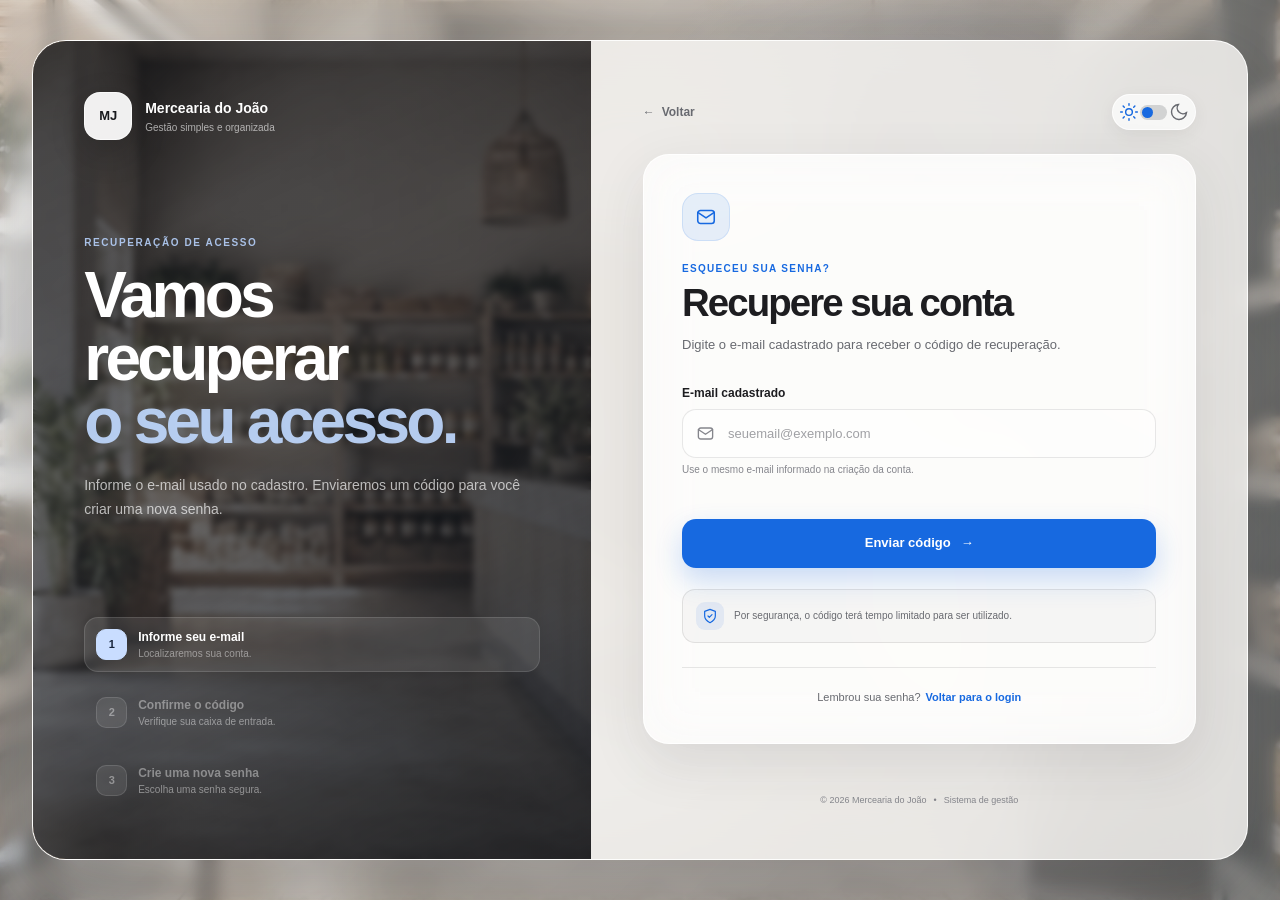
<file: frontend/recuperar-senha.html>
<!DOCTYPE html>
<html lang="pt-BR">
<head>
  <meta charset="UTF-8">

  <meta
    name="viewport"
    content="width=device-width, initial-scale=1.0"
  >

  <meta
    name="description"
    content="Recupere sua senha do sistema Mercearia do João."
  >

  <meta
    name="theme-color"
    content="#e7e3dc"
  >

  <title>Recuperar senha | Mercearia do João</title>

  <!-- CSS PRINCIPAL DO SISTEMA -->
  <link
    rel="stylesheet"
    href="css/style.css"
  >
</head>

<body class="auth-page recuperar-senha-page">

  <!-- ========================================
       ACESSIBILIDADE
  ========================================= -->

  <a
    class="skip-link"
    href="#conteudo-recuperar-senha"
  >
    Pular para o conteúdo
  </a>


  <!-- ========================================
       PÁGINA DE RECUPERAÇÃO DE SENHA
  ========================================= -->

  <main
    id="conteudo-recuperar-senha"
    class="auth-layout"
  >

    <!-- ======================================
         ÁREA VISUAL / APRESENTAÇÃO
    ======================================= -->

    <section
      class="auth-visual"
      aria-label="Recuperação de acesso"
    >

      <!-- Imagem de fundo será aplicada pelo CSS -->
      <div
        class="auth-visual-overlay"
        aria-hidden="true"
      ></div>

      <div class="auth-visual-content">

        <!-- Marca do sistema -->
        <a
          class="auth-brand"
          href="login.html"
          aria-label="Mercearia do João — Voltar ao login"
        >
          <span
            class="auth-brand-mark"
            aria-hidden="true"
          >
            MJ
          </span>

          <span class="auth-brand-copy">
            <strong>Mercearia do João</strong>
            <small>Gestão simples e organizada</small>
          </span>
        </a>


        <!-- Texto principal -->
        <div class="auth-welcome">

          <p class="auth-eyebrow">
            Recuperação de acesso
          </p>

          <h1>
            Vamos recuperar
            <span>o seu acesso.</span>
          </h1>

          <p>
            Informe o e-mail usado no cadastro.
            Enviaremos um código para você criar uma nova senha.
          </p>

        </div>


        <!-- Etapas da recuperação -->
        <ol
          class="recovery-steps"
          aria-label="Etapas para recuperar a senha"
        >

          <li class="recovery-step is-active">
            <span class="recovery-step-number">1</span>

            <span class="recovery-step-copy">
              <strong>Informe seu e-mail</strong>
              <small>Localizaremos sua conta.</small>
            </span>
          </li>

          <li class="recovery-step">
            <span class="recovery-step-number">2</span>

            <span class="recovery-step-copy">
              <strong>Confirme o código</strong>
              <small>Verifique sua caixa de entrada.</small>
            </span>
          </li>

          <li class="recovery-step">
            <span class="recovery-step-number">3</span>

            <span class="recovery-step-copy">
              <strong>Crie uma nova senha</strong>
              <small>Escolha uma senha segura.</small>
            </span>
          </li>

        </ol>

      </div>
    </section>


    <!-- ======================================
         ÁREA DO FORMULÁRIO
    ======================================= -->

    <section
      class="auth-form-area recovery-form-area"
      aria-labelledby="recuperar-senha-title"
    >

      <!-- Ações superiores -->
      <div class="auth-top-actions">

        <!-- Voltar ao login -->
        <a
          class="auth-back-link"
          href="login.html"
          aria-label="Voltar para a página de login"
        >
          <span aria-hidden="true">←</span>
          Voltar
        </a>


        <!-- Alternar tema -->
        <button
          class="theme-toggle"
          type="button"
          aria-label="Ativar modo escuro"
          aria-pressed="false"
        >

          <span
            class="theme-toggle-sun"
            aria-hidden="true"
          >
            <svg viewBox="0 0 24 24">
              <circle cx="12" cy="12" r="4"></circle>
              <path d="M12 2v2"></path>
              <path d="M12 20v2"></path>
              <path d="m4.93 4.93 1.42 1.42"></path>
              <path d="m17.66 17.66 1.41 1.41"></path>
              <path d="M2 12h2"></path>
              <path d="M20 12h2"></path>
              <path d="m6.34 17.66-1.41 1.41"></path>
              <path d="m19.07 4.93-1.41 1.41"></path>
            </svg>
          </span>

          <span
            class="theme-toggle-track"
            aria-hidden="true"
          >
            <span class="theme-toggle-thumb"></span>
          </span>

          <span
            class="theme-toggle-moon"
            aria-hidden="true"
          >
            <svg viewBox="0 0 24 24">
              <path
                d="M21 12.79A9 9 0 1 1 11.21 3
                   7 7 0 0 0 21 12.79Z"
              ></path>
            </svg>
          </span>

        </button>

      </div>


      <!-- Cartão de recuperação -->
      <div class="auth-card recovery-card">

        <!-- Ícone de segurança -->
        <div
          class="auth-card-icon"
          aria-hidden="true"
        >
          <svg viewBox="0 0 24 24">
            <rect
              x="3"
              y="5"
              width="18"
              height="14"
              rx="3"
            ></rect>

            <path d="m3 7 9 6 9-6"></path>
          </svg>
        </div>


        <!-- Cabeçalho -->
        <header class="auth-card-header">

          <p class="auth-card-eyebrow">
            Esqueceu sua senha?
          </p>

          <h2 id="recuperar-senha-title">
            Recupere sua conta
          </h2>

          <p>
            Digite o e-mail cadastrado para receber
            o código de recuperação.
          </p>

        </header>


        <!-- ==================================
             MENSAGEM GERAL DO FORMULÁRIO

             Será controlada pelo JavaScript.
        =================================== -->

        <div
          id="recuperar-senha-message"
          class="form-message"
          role="alert"
          aria-live="polite"
          hidden
        ></div>


        <!-- ==================================
             FORMULÁRIO DE RECUPERAÇÃO
        =================================== -->

        <form
          id="recuperar-senha-form"
          class="auth-form recovery-form"
          action="verificar-codigo.html"
          method="get"
          novalidate
        >

          <!-- Campo de e-mail -->
          <div class="form-group">

            <label for="recuperar-email">
              E-mail cadastrado
            </label>

            <div class="input-wrapper">

              <span
                class="input-icon"
                aria-hidden="true"
              >
                <svg viewBox="0 0 24 24">
                  <rect
                    x="3"
                    y="5"
                    width="18"
                    height="14"
                    rx="3"
                  ></rect>

                  <path d="m3 7 9 6 9-6"></path>
                </svg>
              </span>

              <input
                id="recuperar-email"
                class="form-control"
                name="email"
                type="email"
                placeholder="seuemail@exemplo.com"
                autocomplete="email"
                inputmode="email"
                maxlength="150"
                aria-describedby="recuperar-email-help recuperar-email-error"
                required
              >

            </div>

            <small
              id="recuperar-email-help"
              class="field-help"
            >
              Use o mesmo e-mail informado na criação da conta.
            </small>

            <small
              id="recuperar-email-error"
              class="field-error"
              aria-live="polite"
            ></small>

          </div>


          <!-- Botão enviar código -->
          <button
            id="recuperar-senha-submit"
            class="primary-button recovery-submit-button"
            type="submit"
          >

            <span class="button-label">
              Enviar código
            </span>

            <span
              class="button-arrow"
              aria-hidden="true"
            >
              →
            </span>

            <span
              class="button-loading"
              aria-hidden="true"
              hidden
            >
              <span class="loading-spinner"></span>
              Enviando...
            </span>

          </button>

        </form>


        <!-- ==================================
             INFORMAÇÃO DE SEGURANÇA
        =================================== -->

        <div class="security-note">

          <span
            class="security-note-icon"
            aria-hidden="true"
          >
            <svg viewBox="0 0 24 24">
              <path
                d="M12 22s8-4 8-10V5l-8-3-8 3v7
                   c0 6 8 10 8 10Z"
              ></path>

              <path d="m9 12 2 2 4-4"></path>
            </svg>
          </span>

          <p>
            Por segurança, o código terá tempo limitado
            para ser utilizado.
          </p>

        </div>


        <!-- Link para o login -->
        <div class="auth-alternative">

          <span>
            Lembrou sua senha?
          </span>

          <a href="login.html">
            Voltar para o login
          </a>

        </div>

      </div>


      <!-- Rodapé -->
      <footer class="auth-footer">

        <p>
          © 2026 Mercearia do João
        </p>

        <span aria-hidden="true">•</span>

        <p>
          Sistema de gestão
        </p>

      </footer>

    </section>

  </main>


  <!-- JAVASCRIPT PRINCIPAL DO SISTEMA -->
  <script src="js/script.js"></script>

</body>
</html>
</file>
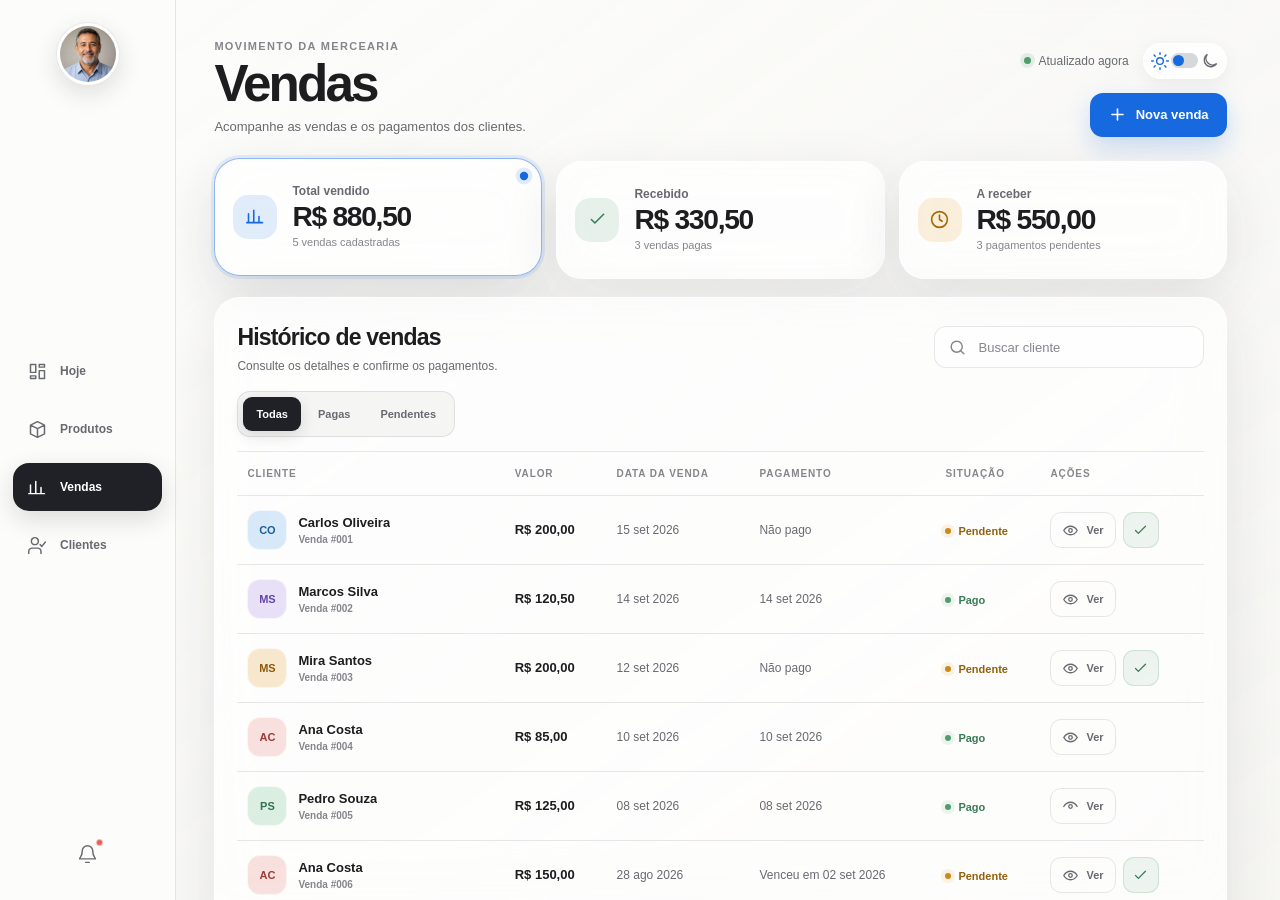
<file: frontend/vendas.html>
<!DOCTYPE html>
<html lang="pt-BR" data-theme="light">
<head>
  <meta charset="UTF-8">

  <meta
    name="viewport"
    content="width=device-width, initial-scale=1.0"
  >

  <meta name="color-scheme" content="light dark">
  <meta name="theme-color" content="#e7e3dc">

  <meta
    name="description"
    content="Controle de vendas da Mercearia do João."
  >

  <title>Vendas | Mercearia do João</title>

  <link
    rel="preload"
    href="./assets/mercearia-bg.jpg"
    as="image"
  >

  <link rel="stylesheet" href="./css/style.css">

  <script src="./js/script.js" defer></script>
</head>

<body>
  <a class="skip-link" href="#conteudo">
    Pular para o conteúdo
  </a>

  <main class="app-shell" id="conteudo">

    <!-- ============================================================
         BARRA LATERAL DO SISTEMA
         ============================================================ -->

    <aside class="sidebar" aria-label="Menu principal">

      <button
        class="owner-photo"
        id="profile-menu-button"
        type="button"
        aria-label="Abrir menu do perfil de João"
        aria-controls="profile-menu"
        aria-expanded="false"
      >
        <img
          src="./assets/seu-joao.png"
          width="320"
          height="320"
          alt="João, proprietário da mercearia"
        >
      </button>

      <div
        class="profile-menu"
        id="profile-menu"
        hidden
      >
        <div class="profile-menu-header">
          <strong>João</strong>
          <span>Proprietário</span>
        </div>

        <a
          class="profile-menu-link"
          href="#"
          data-future-feature
        >
          Minha conta
        </a>

        <button
          class="profile-menu-logout"
          id="logout-button"
          type="button"
        >
          <svg viewBox="0 0 24 24" aria-hidden="true">
            <path d="M10 17l5-5-5-5M15 12H3M15 4h4a2 2 0 0 1 2 2v12a2 2 0 0 1-2 2h-4"/>
          </svg>

          Sair do sistema
        </button>
      </div>

      <nav
        class="primary-navigation"
        aria-label="Navegação principal"
      >

        <a
          class="navigation-link"
          href="./index.html"
        >
          <svg viewBox="0 0 24 24" aria-hidden="true">
            <path d="M4 13h6V4H4v9Zm10 7h6v-9h-6v9ZM4 20h6v-3H4v3Zm10-13h6V4h-6v3Z"/>
          </svg>

          <span>Hoje</span>
        </a>

        <a
          class="navigation-link"
          href="./produtos.html"
        >
          <svg viewBox="0 0 24 24" aria-hidden="true">
            <path d="m4 7 8-4 8 4-8 4-8-4Zm0 0v10l8 4 8-4V7M12 11v10"/>
          </svg>

          <span>Produtos</span>
        </a>

        <a
          class="navigation-link is-active"
          href="./vendas.html"
          aria-current="page"
        >
          <svg viewBox="0 0 24 24" aria-hidden="true">
            <path d="M4 19V9m6 10V5m6 14v-7m4 7H2"/>
          </svg>

          <span>Vendas</span>
        </a>

        <a
          class="navigation-link"
          href="./clientes.html"
        >
          <svg viewBox="0 0 24 24" aria-hidden="true">
            <path d="M16 21v-2a4 4 0 0 0-4-4H6a4 4 0 0 0-4 4v2M9 11a4 4 0 1 0 0-8 4 4 0 0 0 0 8Zm6 0 2 2 4-5"/>
          </svg>

          <span>Clientes</span>
        </a>

      </nav>

      <div class="sidebar-footer">

        <button
          class="notification-button"
          type="button"
          aria-label="2 notificações não lidas"
        >
          <svg viewBox="0 0 24 24" aria-hidden="true">
            <path d="M18 8a6 6 0 0 0-12 0c0 7-3 7-3 9h18c0-2-3-2-3-9M10 21h4"/>
          </svg>

          <span
            class="notification-dot"
            aria-hidden="true"
          ></span>
        </button>

      </div>
    </aside>

    <!-- ============================================================
         PÁGINA DE VENDAS
         ============================================================ -->

    <section
      class="dashboard sales-page"
      aria-labelledby="sales-page-title"
    >

      <!-- CABEÇALHO DA PÁGINA DE VENDAS -->

      <header class="sales-page-header">

        <div class="sales-page-heading">

          <p>Movimento da mercearia</p>

          <h1 id="sales-page-title">
            Vendas
          </h1>

          <span>
            Acompanhe as vendas e os pagamentos dos clientes.
          </span>

        </div>

        <div class="sales-header-side">

          <div class="sales-header-status">

            <span class="update-status">
              <i aria-hidden="true"></i>
              Atualizado agora
            </span>

            <button
              class="theme-toggle"
              type="button"
              aria-label="Ativar modo escuro"
              aria-pressed="false"
              title="Alternar tema"
            >
              <svg
                class="sun-icon"
                viewBox="0 0 24 24"
                aria-hidden="true"
              >
                <circle cx="12" cy="12" r="4"/>

                <path d="M12 2v2m0 16v2M4.9 4.9l1.4 1.4m11.4 11.4 1.4 1.4M2 12h2m16 0h2M4.9 19.1l1.4-1.4M17.7 6.3l1.4-1.4"/>
              </svg>

              <span class="toggle-track" aria-hidden="true">
                <i></i>
              </span>

              <svg
                class="moon-icon"
                viewBox="0 0 24 24"
                aria-hidden="true"
              >
                <path d="M20 15.2A8 8 0 0 1 8.8 4 8.1 8.1 0 1 0 20 15.2Z"/>
              </svg>
            </button>

          </div>

          <!-- A FUNÇÃO SERÁ CRIADA DEPOIS -->

          <button
            class="new-sale-button"
            id="new-sale-button"
            type="button"
          >
            <svg viewBox="0 0 24 24" aria-hidden="true">
              <path d="M12 5v14M5 12h14"/>
            </svg>

            <span>Nova venda</span>
          </button>

        </div>
      </header>

      <!-- INDICADORES DA PÁGINA DE VENDAS -->

      <section
        class="sales-summary"
        aria-label="Resumo das vendas"
      >

        <button
          class="glass-card sale-summary-card sale-summary-filter is-selected"
          type="button"
          data-sale-summary-filter="all"
          aria-pressed="true"
          aria-label="Mostrar todas as vendas"
        >

          <div class="sale-summary-icon summary-blue">
            <svg viewBox="0 0 24 24" aria-hidden="true">
              <path d="M4 19V9m6 10V5m6 14v-7m4 7H2"/>
            </svg>
          </div>

          <div>
            <span>Total vendido</span>

            <strong id="sales-total-value">
              R$ 730,50
            </strong>

            <small>5 vendas cadastradas</small>
          </div>

        </button>

        <button
          class="glass-card sale-summary-card sale-summary-filter"
          type="button"
          data-sale-summary-filter="paid"
          aria-pressed="false"
          aria-label="Mostrar somente as vendas recebidas"
        >

          <div class="sale-summary-icon summary-green">
            <svg viewBox="0 0 24 24" aria-hidden="true">
              <path d="m5 12 4 4L19 6"/>
            </svg>
          </div>

          <div>
            <span>Recebido</span>

            <strong id="sales-paid-value">
              R$ 330,50
            </strong>

            <small id="sales-paid-count">
              3 vendas pagas
            </small>
          </div>

        </button>

        <button
          class="glass-card sale-summary-card sale-summary-filter"
          type="button"
          data-sale-summary-filter="pending"
          aria-pressed="false"
          aria-label="Mostrar somente as vendas a receber"
        >

          <div class="sale-summary-icon summary-orange">
            <svg viewBox="0 0 24 24" aria-hidden="true">
              <circle cx="12" cy="12" r="9"/>
              <path d="M12 7v5l3 2"/>
            </svg>
          </div>

          <div>
            <span>A receber</span>

            <strong id="sales-pending-value">
              R$ 400,00
            </strong>

            <small id="sales-pending-count">
              2 pagamentos pendentes
            </small>
          </div>

        </button>

      </section>

      <!-- LISTA DE VENDAS -->

      <section
        class="glass-card sales-list-panel"
        aria-labelledby="sales-list-title"
      >

        <header class="sales-list-header">

          <div>
            <h2 id="sales-list-title">
              Histórico de vendas
            </h2>

            <p>
              Consulte os detalhes e confirme os pagamentos.
            </p>
          </div>

          <label class="sales-search">

            <svg viewBox="0 0 24 24" aria-hidden="true">
              <circle cx="11" cy="11" r="7"/>
              <path d="m20 20-4-4"/>
            </svg>

            <span class="visually-hidden">
              Pesquisar cliente
            </span>

            <input
              id="sales-search-input"
              type="search"
              placeholder="Buscar cliente"
              autocomplete="off"
            >

          </label>

        </header>

        <!-- FILTROS DAS VENDAS -->

        <div
          class="sales-filters"
          aria-label="Filtrar vendas"
        >

          <button
            class="sale-filter-button is-selected"
            type="button"
            data-sale-filter="all"
            aria-pressed="true"
          >
            Todas
          </button>

          <button
            class="sale-filter-button"
            type="button"
            data-sale-filter="paid"
            aria-pressed="false"
          >
            Pagas
          </button>

          <button
            class="sale-filter-button"
            type="button"
            data-sale-filter="pending"
            aria-pressed="false"
          >
            Pendentes
          </button>

        </div>

        <!-- TABELA DE VENDAS -->

        <div
          class="sales-table-wrapper"
          tabindex="0"
          role="region"
          aria-label="Histórico de vendas"
        >

          <table class="sales-table">

            <thead>
              <tr>
                <th scope="col">Cliente</th>
                <th scope="col">Valor</th>
                <th scope="col">Data da venda</th>
                <th scope="col">Pagamento</th>
                <th scope="col">Situação</th>
                <th scope="col">Ações</th>
              </tr>
            </thead>

            <tbody id="sales-table-body">

              <!-- ==================================================
                   VENDA 1 — PENDENTE
                   ================================================== -->

              <tr
                class="sale-row"
                data-sale-id="venda-001"
                data-customer="Carlos Oliveira"
                data-status="pending"
                data-value="200"
              >
                <th scope="row">

                  <div class="sale-customer">

                    <span
                      class="sale-customer-avatar avatar-blue"
                      aria-hidden="true"
                    >
                      CO
                    </span>

                    <div>
                      <strong>Carlos Oliveira</strong>
                      <small>Venda #001</small>
                    </div>

                  </div>
                </th>

                <td data-label="Valor">
                  <strong class="sale-value">
                    R$ 200,00
                  </strong>
                </td>

                <td data-label="Data da venda">
                  <time datetime="2026-09-15">
                    15 set 2026
                  </time>
                </td>

                <td
                  class="sale-payment-date"
                  data-label="Pagamento"
                >
                  Não pago
                </td>

                <td data-label="Situação">
                  <span class="sale-status is-pending">
                    <i aria-hidden="true"></i>
                    Pendente
                  </span>
                </td>

                <td data-label="Ações">

                  <div class="sale-actions">

                    <button
                      class="view-sale-button"
                      type="button"
                      aria-label="Ver detalhes da venda de Carlos Oliveira"
                      aria-expanded="false"
                      aria-controls="details-venda-001"
                    >
                      <svg viewBox="0 0 24 24" aria-hidden="true">
                        <path d="M2.5 12s3.5-6 9.5-6 9.5 6 9.5 6-3.5 6-9.5 6S2.5 12 2.5 12Z"/>
                        <circle cx="12" cy="12" r="2.5"/>
                      </svg>

                      <span>Ver</span>
                    </button>

                    <button
                      class="mark-paid-button"
                      type="button"
                      aria-label="Marcar venda de Carlos Oliveira como paga"
                      title="Marcar como paga"
                    >
                      <svg viewBox="0 0 24 24" aria-hidden="true">
                        <path d="m5 12 4 4L19 6"/>
                      </svg>
                    </button>

                  </div>
                </td>
              </tr>

              <tr
                class="sale-details-row"
                id="details-venda-001"
                hidden
              >
                <td colspan="6">

                  <div class="sale-details">

                    <div>
                      <span>Produto</span>
                      <strong>Arroz Camil 5 kg</strong>
                    </div>

                    <div>
                      <span>Quantidade</span>
                      <strong>5 unidades</strong>
                    </div>

                    <div>
                      <span>Valor unitário</span>
                      <strong>R$ 40,00</strong>
                    </div>

                    <div>
                      <span>Total</span>
                      <strong>R$ 200,00</strong>
                    </div>

                  </div>
                </td>
              </tr>

              <!-- ==================================================
                   VENDA 2 — PAGA
                   ================================================== -->

              <tr
                class="sale-row"
                data-sale-id="venda-002"
                data-customer="Marcos Silva"
                data-status="paid"
                data-value="120.5"
              >
                <th scope="row">

                  <div class="sale-customer">

                    <span
                      class="sale-customer-avatar avatar-purple"
                      aria-hidden="true"
                    >
                      MS
                    </span>

                    <div>
                      <strong>Marcos Silva</strong>
                      <small>Venda #002</small>
                    </div>

                  </div>
                </th>

                <td data-label="Valor">
                  <strong class="sale-value">
                    R$ 120,50
                  </strong>
                </td>

                <td data-label="Data da venda">
                  <time datetime="2026-09-14">
                    14 set 2026
                  </time>
                </td>

                <td
                  class="sale-payment-date"
                  data-label="Pagamento"
                >
                  14 set 2026
                </td>

                <td data-label="Situação">
                  <span class="sale-status is-paid">
                    <i aria-hidden="true"></i>
                    Pago
                  </span>
                </td>

                <td data-label="Ações">

                  <div class="sale-actions">

                    <button
                      class="view-sale-button"
                      type="button"
                      aria-label="Ver detalhes da venda de Marcos Silva"
                      aria-expanded="false"
                      aria-controls="details-venda-002"
                    >
                      <svg viewBox="0 0 24 24" aria-hidden="true">
                        <path d="M2.5 12s3.5-6 9.5-6 9.5 6 9.5 6-3.5 6-9.5 6S2.5 12 2.5 12Z"/>
                        <circle cx="12" cy="12" r="2.5"/>
                      </svg>

                      <span>Ver</span>
                    </button>

                  </div>
                </td>
              </tr>

              <tr
                class="sale-details-row"
                id="details-venda-002"
                hidden
              >
                <td colspan="6">

                  <div class="sale-details">

                    <div>
                      <span>Produto</span>
                      <strong>Leite Integral 1 L</strong>
                    </div>

                    <div>
                      <span>Quantidade</span>
                      <strong>10 unidades</strong>
                    </div>

                    <div>
                      <span>Outros itens</span>
                      <strong>3 produtos</strong>
                    </div>

                    <div>
                      <span>Total</span>
                      <strong>R$ 120,50</strong>
                    </div>

                  </div>
                </td>
              </tr>

              <!-- ==================================================
                   VENDA 3 — PENDENTE
                   ================================================== -->

              <tr
                class="sale-row"
                data-sale-id="venda-003"
                data-customer="Mira Santos"
                data-status="pending"
                data-value="200"
              >
                <th scope="row">

                  <div class="sale-customer">

                    <span
                      class="sale-customer-avatar avatar-orange"
                      aria-hidden="true"
                    >
                      MS
                    </span>

                    <div>
                      <strong>Mira Santos</strong>
                      <small>Venda #003</small>
                    </div>

                  </div>
                </th>

                <td data-label="Valor">
                  <strong class="sale-value">
                    R$ 200,00
                  </strong>
                </td>

                <td data-label="Data da venda">
                  <time datetime="2026-09-12">
                    12 set 2026
                  </time>
                </td>

                <td
                  class="sale-payment-date"
                  data-label="Pagamento"
                >
                  Não pago
                </td>

                <td data-label="Situação">
                  <span class="sale-status is-pending">
                    <i aria-hidden="true"></i>
                    Pendente
                  </span>
                </td>

                <td data-label="Ações">

                  <div class="sale-actions">

                    <button
                      class="view-sale-button"
                      type="button"
                      aria-label="Ver detalhes da venda de Mira Santos"
                      aria-expanded="false"
                      aria-controls="details-venda-003"
                    >
                      <svg viewBox="0 0 24 24" aria-hidden="true">
                        <path d="M2.5 12s3.5-6 9.5-6 9.5 6 9.5 6-3.5 6-9.5 6S2.5 12 2.5 12Z"/>
                        <circle cx="12" cy="12" r="2.5"/>
                      </svg>

                      <span>Ver</span>
                    </button>

                    <button
                      class="mark-paid-button"
                      type="button"
                      aria-label="Marcar venda de Mira Santos como paga"
                      title="Marcar como paga"
                    >
                      <svg viewBox="0 0 24 24" aria-hidden="true">
                        <path d="m5 12 4 4L19 6"/>
                      </svg>
                    </button>

                  </div>
                </td>
              </tr>

              <tr
                class="sale-details-row"
                id="details-venda-003"
                hidden
              >
                <td colspan="6">

                  <div class="sale-details">

                    <div>
                      <span>Produto</span>
                      <strong>Produtos variados</strong>
                    </div>

                    <div>
                      <span>Quantidade</span>
                      <strong>8 unidades</strong>
                    </div>

                    <div>
                      <span>Forma de pagamento</span>
                      <strong>Fiado</strong>
                    </div>

                    <div>
                      <span>Total</span>
                      <strong>R$ 200,00</strong>
                    </div>

                  </div>
                </td>
              </tr>

              <!-- ==================================================
                   VENDA 4 — PAGA
                   ================================================== -->

              <tr
                class="sale-row"
                data-sale-id="venda-004"
                data-customer="Ana Costa"
                data-status="paid"
                data-value="85"
              >
                <th scope="row">

                  <div class="sale-customer">

                    <span
                      class="sale-customer-avatar avatar-red"
                      aria-hidden="true"
                    >
                      AC
                    </span>

                    <div>
                      <strong>Ana Costa</strong>
                      <small>Venda #004</small>
                    </div>

                  </div>
                </th>

                <td data-label="Valor">
                  <strong class="sale-value">
                    R$ 85,00
                  </strong>
                </td>

                <td data-label="Data da venda">
                  <time datetime="2026-09-10">
                    10 set 2026
                  </time>
                </td>

                <td
                  class="sale-payment-date"
                  data-label="Pagamento"
                >
                  10 set 2026
                </td>

                <td data-label="Situação">
                  <span class="sale-status is-paid">
                    <i aria-hidden="true"></i>
                    Pago
                  </span>
                </td>

                <td data-label="Ações">

                  <div class="sale-actions">

                    <button
                      class="view-sale-button"
                      type="button"
                      aria-label="Ver detalhes da venda de Ana Costa"
                      aria-expanded="false"
                      aria-controls="details-venda-004"
                    >
                      <svg viewBox="0 0 24 24" aria-hidden="true">
                        <path d="M2.5 12s3.5-6 9.5-6 9.5 6 9.5 6-3.5 6-9.5 6S2.5 12 2.5 12Z"/>
                        <circle cx="12" cy="12" r="2.5"/>
                      </svg>

                      <span>Ver</span>
                    </button>

                  </div>
                </td>
              </tr>

              <tr
                class="sale-details-row"
                id="details-venda-004"
                hidden
              >
                <td colspan="6">

                  <div class="sale-details">

                    <div>
                      <span>Produtos</span>
                      <strong>Itens de limpeza</strong>
                    </div>

                    <div>
                      <span>Quantidade</span>
                      <strong>5 unidades</strong>
                    </div>

                    <div>
                      <span>Forma de pagamento</span>
                      <strong>Dinheiro</strong>
                    </div>

                    <div>
                      <span>Total</span>
                      <strong>R$ 85,00</strong>
                    </div>

                  </div>
                </td>
              </tr>

              <!-- ==================================================
                   VENDA 5 — PAGA
                   ================================================== -->

              <tr
                class="sale-row"
                data-sale-id="venda-005"
                data-customer="Pedro Souza"
                data-status="paid"
                data-value="125"
              >
                <th scope="row">

                  <div class="sale-customer">

                    <span
                      class="sale-customer-avatar avatar-green"
                      aria-hidden="true"
                    >
                      PS
                    </span>

                    <div>
                      <strong>Pedro Souza</strong>
                      <small>Venda #005</small>
                    </div>

                  </div>
                </th>

                <td data-label="Valor">
                  <strong class="sale-value">
                    R$ 125,00
                  </strong>
                </td>

                <td data-label="Data da venda">
                  <time datetime="2026-09-08">
                    08 set 2026
                  </time>
                </td>

                <td
                  class="sale-payment-date"
                  data-label="Pagamento"
                >
                  08 set 2026
                </td>

                <td data-label="Situação">
                  <span class="sale-status is-paid">
                    <i aria-hidden="true"></i>
                    Pago
                  </span>
                </td>

                <td data-label="Ações">

                  <div class="sale-actions">

                    <button
                      class="view-sale-button"
                      type="button"
                      aria-label="Ver detalhes da venda de Pedro Souza"
                      aria-expanded="false"
                      aria-controls="details-venda-005"
                    >
                      <svg viewBox="0 0 24 24" aria-hidden="true">
                        <path d="M2.5 12s3.5-6 9.5-6 9.5 6 9.5 6-3.5 6S2.5 12 2.5 12Z"/>
                        <circle cx="12" cy="12" r="2.5"/>
                      </svg>

                      <span>Ver</span>
                    </button>

                  </div>
                </td>
              </tr>

              <tr
                class="sale-details-row"
                id="details-venda-005"
                hidden
              >
                <td colspan="6">

                  <div class="sale-details">

                    <div>
                      <span>Produtos</span>
                      <strong>Compra do mês</strong>
                    </div>

                    <div>
                      <span>Quantidade</span>
                      <strong>12 unidades</strong>
                    </div>

                    <div>
                      <span>Forma de pagamento</span>
                      <strong>PIX</strong>
                    </div>

                    <div>
                      <span>Total</span>
                      <strong>R$ 125,00</strong>
                    </div>

                  </div>
                </td>
              </tr>

              <!-- ==================================================
                   VENDA 6 — PENDENTE E VENCIDA
                   Cobrança exibida no painel de atenção do Dashboard
                   ================================================== -->

              <tr
                class="sale-row"
                data-sale-id="venda-006"
                data-customer="Ana Costa"
                data-status="pending"
                data-value="150"
              >
                <th scope="row">
                  <div class="sale-customer">
                    <span
                      class="sale-customer-avatar avatar-red"
                      aria-hidden="true"
                    >
                      AC
                    </span>

                    <div>
                      <strong>Ana Costa</strong>
                      <small>Venda #006</small>
                    </div>
                  </div>
                </th>

                <td data-label="Valor">
                  <strong class="sale-value">
                    R$ 150,00
                  </strong>
                </td>

                <td data-label="Data da venda">
                  <time datetime="2026-08-28">
                    28 ago 2026
                  </time>
                </td>

                <td
                  class="sale-payment-date"
                  data-label="Pagamento"
                >
                  Venceu em 02 set 2026
                </td>

                <td data-label="Situação">
                  <span class="sale-status is-pending">
                    <i aria-hidden="true"></i>
                    Pendente
                  </span>
                </td>

                <td data-label="Ações">
                  <div class="sale-actions">
                    <button
                      class="view-sale-button"
                      type="button"
                      aria-label="Ver detalhes da cobrança vencida de Ana Costa"
                      aria-expanded="false"
                      aria-controls="details-venda-006"
                    >
                      <svg viewBox="0 0 24 24" aria-hidden="true">
                        <path d="M2.5 12s3.5-6 9.5-6 9.5 6 9.5 6-3.5 6-9.5 6S2.5 12 2.5 12Z"/>
                        <circle cx="12" cy="12" r="2.5"/>
                      </svg>

                      <span>Ver</span>
                    </button>

                    <button
                      class="mark-paid-button"
                      type="button"
                      aria-label="Marcar a cobrança de Ana Costa como paga"
                      title="Marcar como paga"
                    >
                      <svg viewBox="0 0 24 24" aria-hidden="true">
                        <path d="m5 12 4 4L19 6"/>
                      </svg>
                    </button>
                  </div>
                </td>
              </tr>

              <tr
                class="sale-details-row"
                id="details-venda-006"
                hidden
              >
                <td colspan="6">
                  <div class="sale-details">
                    <div>
                      <span>Produtos</span>
                      <strong>Produtos variados</strong>
                    </div>

                    <div>
                      <span>Quantidade</span>
                      <strong>6 unidades</strong>
                    </div>

                    <div>
                      <span>Forma de pagamento</span>
                      <strong>Fiado</strong>
                    </div>

                    <div>
                      <span>Total</span>
                      <strong>R$ 150,00</strong>
                    </div>
                  </div>
                </td>
              </tr>

              <!-- NENHUMA VENDA ENCONTRADA -->

              <tr
                id="empty-sales-row"
                class="empty-sales-row"
                hidden
              >
                <td colspan="6">

                  <div class="empty-sales">

                    <svg viewBox="0 0 24 24" aria-hidden="true">
                      <circle cx="11" cy="11" r="7"/>
                      <path d="m20 20-4-4M8.5 11h5"/>
                    </svg>

                    <strong>
                      Nenhuma venda encontrada
                    </strong>

                    <span>
                      Tente alterar a pesquisa ou o filtro.
                    </span>

                  </div>
                </td>
              </tr>

            </tbody>
          </table>

        </div>

        <footer class="sales-list-footer">

          <span id="sales-results-count">
            5 vendas encontradas
          </span>

          <span>
            Os pagamentos confirmados ficam salvos neste navegador.
          </span>

        </footer>

      </section>
    </section>

    <!-- ============================================================
         MODAL — NOVA VENDA
         ============================================================ -->
    <div
      class="sale-modal"
      id="new-sale-modal"
      role="dialog"
      aria-modal="true"
      aria-labelledby="new-sale-title"
      hidden
    >
      <div class="sale-modal-backdrop" data-close-sale-modal></div>

      <section class="sale-modal-panel">
        <header class="sale-modal-header">
          <div>
            <p>Registro de venda</p>
            <h2 id="new-sale-title">Nova venda</h2>
            <span>Escolha o cliente, adicione os produtos e confirme o pagamento.</span>
          </div>

          <button
            class="sale-modal-close"
            type="button"
            aria-label="Fechar nova venda"
            data-close-sale-modal
          >
            <svg viewBox="0 0 24 24" aria-hidden="true">
              <path d="m6 6 12 12M18 6 6 18"/>
            </svg>
          </button>
        </header>

        <form id="new-sale-form" novalidate>
          <div class="sale-modal-body">
            <section class="sale-form-section" aria-labelledby="sale-customer-title">
              <header>
                <span>01</span>
                <div><h3 id="sale-customer-title">Cliente e datas</h3><p>Toda venda deve estar vinculada a um cliente.</p></div>
              </header>

              <div class="sale-form-grid">
                <label class="sale-form-field sale-field-wide">
                  <span>Cliente <b>*</b></span>
                  <select id="sale-customer" required>
                    <option value="">Selecione um cliente</option>
                    <option value="Carlos Oliveira">Carlos Oliveira</option>
                    <option value="Maria Santos">Maria Santos</option>
                    <option value="João Silva">João Silva</option>
                    <option value="Ana Costa">Ana Costa</option>
                    <option value="Pedro Souza">Pedro Souza</option>
                  </select>
                  <small id="sale-customer-error"></small>
                </label>

                <label class="sale-form-field">
                  <span>Data da venda <b>*</b></span>
                  <input id="sale-date" type="date" required>
                  <small id="sale-date-error"></small>
                </label>

                <label class="sale-form-field" id="sale-due-date-field">
                  <span>Data de vencimento <b>*</b></span>
                  <input id="sale-due-date" type="date">
                  <small id="sale-due-date-error"></small>
                </label>
              </div>
            </section>

            <section class="sale-form-section" aria-labelledby="sale-products-title">
              <header>
                <span>02</span>
                <div><h3 id="sale-products-title">Produtos da venda</h3><p>O valor total será calculado automaticamente.</p></div>
              </header>

              <div class="sale-product-picker">
                <label class="sale-form-field">
                  <span>Produto</span>
                  <select id="sale-product-select"><option value="">Selecione um produto</option></select>
                </label>

                <label class="sale-form-field sale-quantity-field">
                  <span>Quantidade</span>
                  <input id="sale-product-quantity" type="number" min="1" step="1" value="1">
                </label>

                <button class="add-sale-product-button" id="add-sale-product" type="button">Adicionar</button>
              </div>

              <p class="sale-products-error" id="sale-products-error" role="status"></p>

              <div class="sale-cart" id="sale-cart">
                <div class="sale-cart-empty" id="sale-cart-empty">Nenhum produto adicionado.</div>
                <div id="sale-cart-items"></div>
              </div>
            </section>

            <section class="sale-form-section" aria-labelledby="sale-payment-title">
              <header>
                <span>03</span>
                <div><h3 id="sale-payment-title">Pagamento</h3><p>Informe se a venda já foi paga ou ficará fiada.</p></div>
              </header>

              <div class="sale-payment-options">
                <label><input type="radio" name="sale-payment-status" value="paid"><span><strong>Pago</strong><small>Pagamento recebido agora</small></span></label>
                <label><input type="radio" name="sale-payment-status" value="pending" checked><span><strong>Fiado</strong><small>Pagamento será recebido depois</small></span></label>
              </div>
            </section>
          </div>

          <footer class="sale-modal-footer">
            <div class="sale-modal-total"><span>Total da venda</span><strong id="new-sale-total">R$ 0,00</strong></div>
            <div class="sale-modal-actions">
              <button class="sale-cancel-button" type="button" data-close-sale-modal>Cancelar</button>
              <button class="sale-save-button" id="save-new-sale" type="submit">Salvar venda</button>
            </div>
          </footer>
        </form>
      </section>
    </div>
  </main>
</body>
</html>
</file>
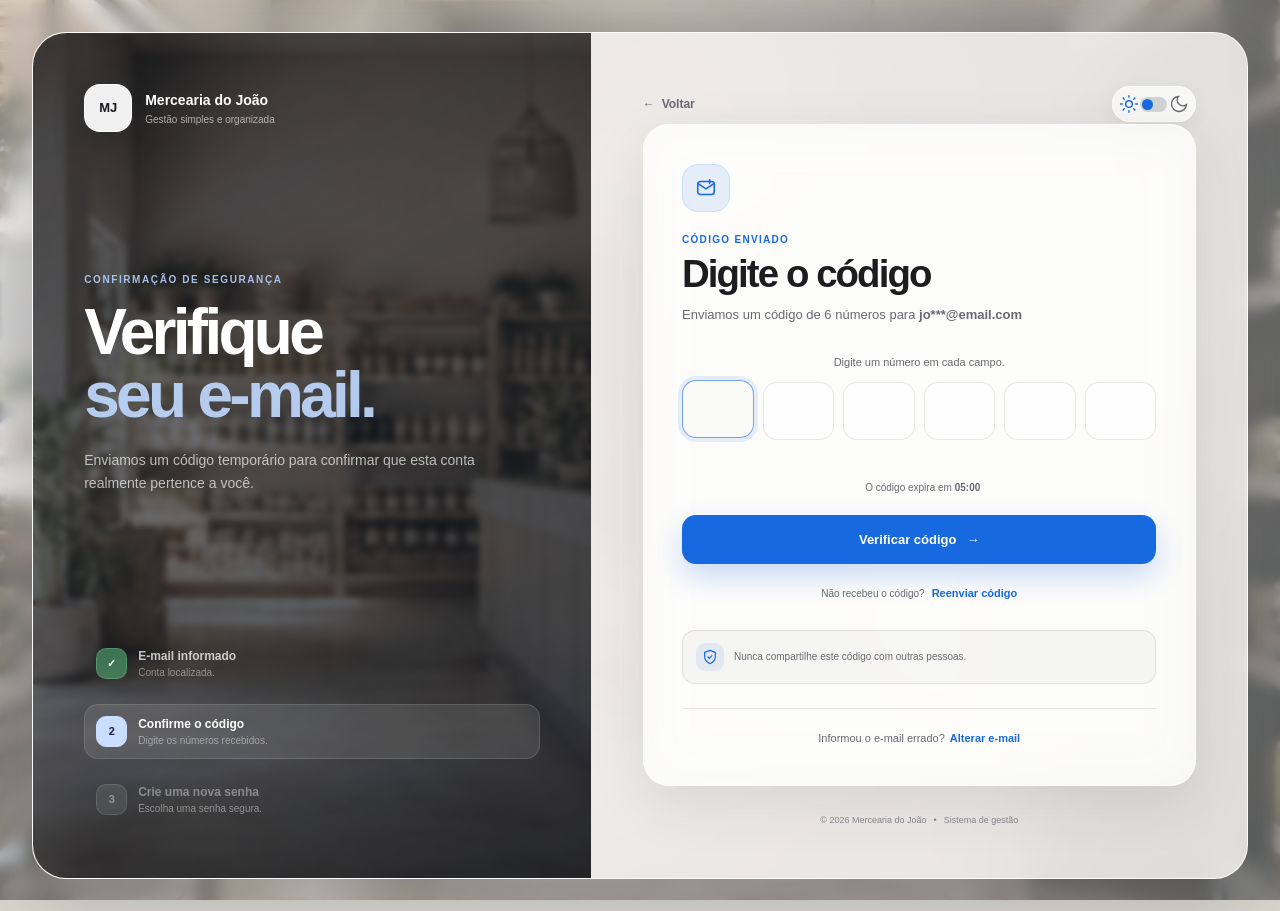
<file: frontend/verificar-codigo.html>
<!DOCTYPE html>
<html lang="pt-BR">
<head>
  <meta charset="UTF-8">

  <meta
    name="viewport"
    content="width=device-width, initial-scale=1.0"
  >

  <meta
    name="description"
    content="Confirme o código de recuperação da sua conta."
  >

  <meta
    name="theme-color"
    content="#e7e3dc"
  >

  <title>Verificar código | Mercearia do João</title>

  <!-- CSS PRINCIPAL DO SISTEMA -->
  <link
    rel="stylesheet"
    href="css/style.css"
  >
</head>

<body class="auth-page verificar-codigo-page">

  <!-- ========================================
       ACESSIBILIDADE
  ========================================= -->

  <a
    class="skip-link"
    href="#conteudo-verificar-codigo"
  >
    Pular para o conteúdo
  </a>


  <!-- ========================================
       PÁGINA DE VERIFICAÇÃO DO CÓDIGO
  ========================================= -->

  <main
    id="conteudo-verificar-codigo"
    class="auth-layout"
  >

    <!-- ======================================
         ÁREA VISUAL / APRESENTAÇÃO
    ======================================= -->

    <section
      class="auth-visual"
      aria-label="Verificação de segurança"
    >

      <!-- Imagem de fundo será aplicada pelo CSS -->
      <div
        class="auth-visual-overlay"
        aria-hidden="true"
      ></div>

      <div class="auth-visual-content">

        <!-- Marca do sistema -->
        <a
          class="auth-brand"
          href="login.html"
          aria-label="Mercearia do João — Voltar ao login"
        >
          <span
            class="auth-brand-mark"
            aria-hidden="true"
          >
            MJ
          </span>

          <span class="auth-brand-copy">
            <strong>Mercearia do João</strong>
            <small>Gestão simples e organizada</small>
          </span>
        </a>


        <!-- Texto principal -->
        <div class="auth-welcome">

          <p class="auth-eyebrow">
            Confirmação de segurança
          </p>

          <h1>
            Verifique
            <span>seu e-mail.</span>
          </h1>

          <p>
            Enviamos um código temporário para confirmar
            que esta conta realmente pertence a você.
          </p>

        </div>


        <!-- Etapas da recuperação -->
        <ol
          class="recovery-steps"
          aria-label="Etapas para recuperar a senha"
        >

          <li class="recovery-step is-complete">
            <span
              class="recovery-step-number"
              aria-hidden="true"
            >
              ✓
            </span>

            <span class="recovery-step-copy">
              <strong>E-mail informado</strong>
              <small>Conta localizada.</small>
            </span>
          </li>

          <li
            class="recovery-step is-active"
            aria-current="step"
          >
            <span class="recovery-step-number">2</span>

            <span class="recovery-step-copy">
              <strong>Confirme o código</strong>
              <small>Digite os números recebidos.</small>
            </span>
          </li>

          <li class="recovery-step">
            <span class="recovery-step-number">3</span>

            <span class="recovery-step-copy">
              <strong>Crie uma nova senha</strong>
              <small>Escolha uma senha segura.</small>
            </span>
          </li>

        </ol>

      </div>
    </section>


    <!-- ======================================
         ÁREA DO FORMULÁRIO
    ======================================= -->

    <section
      class="auth-form-area verification-form-area"
      aria-labelledby="verificar-codigo-title"
    >

      <!-- Ações superiores -->
      <div class="auth-top-actions">

        <!-- Voltar para informar o e-mail -->
        <a
          class="auth-back-link"
          href="recuperar-senha.html"
          aria-label="Voltar para a recuperação de senha"
        >
          <span aria-hidden="true">←</span>
          Voltar
        </a>


        <!-- Alternar tema -->
        <button
          class="theme-toggle"
          type="button"
          aria-label="Ativar modo escuro"
          aria-pressed="false"
        >

          <span
            class="theme-toggle-sun"
            aria-hidden="true"
          >
            <svg viewBox="0 0 24 24">
              <circle cx="12" cy="12" r="4"></circle>
              <path d="M12 2v2"></path>
              <path d="M12 20v2"></path>
              <path d="m4.93 4.93 1.42 1.42"></path>
              <path d="m17.66 17.66 1.41 1.41"></path>
              <path d="M2 12h2"></path>
              <path d="M20 12h2"></path>
              <path d="m6.34 17.66-1.41 1.41"></path>
              <path d="m19.07 4.93-1.41 1.41"></path>
            </svg>
          </span>

          <span
            class="theme-toggle-track"
            aria-hidden="true"
          >
            <span class="theme-toggle-thumb"></span>
          </span>

          <span
            class="theme-toggle-moon"
            aria-hidden="true"
          >
            <svg viewBox="0 0 24 24">
              <path
                d="M21 12.79A9 9 0 1 1 11.21 3
                   7 7 0 0 0 21 12.79Z"
              ></path>
            </svg>
          </span>

        </button>

      </div>


      <!-- Cartão de verificação -->
      <div class="auth-card verification-card">

        <!-- Ícone -->
        <div
          class="auth-card-icon"
          aria-hidden="true"
        >
          <svg viewBox="0 0 24 24">
            <rect
              x="3"
              y="5"
              width="18"
              height="14"
              rx="3"
            ></rect>

            <path d="m3 7 9 6 9-6"></path>
            <path d="M16 3v4"></path>
          </svg>
        </div>


        <!-- Cabeçalho -->
        <header class="auth-card-header">

          <p class="auth-card-eyebrow">
            Código enviado
          </p>

          <h2 id="verificar-codigo-title">
            Digite o código
          </h2>

          <p>
            Enviamos um código de 6 números para
            <strong id="recovery-email">
              jo***@email.com
            </strong>
          </p>

        </header>


        <!-- ==================================
             MENSAGEM GERAL DO FORMULÁRIO
        =================================== -->

        <div
          id="verificar-codigo-message"
          class="form-message"
          role="alert"
          aria-live="polite"
          hidden
        ></div>


        <!-- ==================================
             FORMULÁRIO DE VERIFICAÇÃO
        =================================== -->

        <form
          id="verificar-codigo-form"
          class="auth-form verification-form"
          action="nova-senha.html"
          method="get"
          novalidate
        >

          <fieldset class="code-fieldset">

            <legend class="sr-only">
              Código de recuperação com 6 números
            </legend>

            <p
              id="codigo-instruction"
              class="code-instruction"
            >
              Digite um número em cada campo.
            </p>


            <!-- Campos do código -->
            <div
              id="code-inputs"
              class="code-inputs"
              aria-describedby="codigo-instruction codigo-error"
            >

              <input
                id="codigo-1"
                class="code-input"
                name="codigo1"
                type="text"
                inputmode="numeric"
                autocomplete="one-time-code"
                pattern="[0-9]"
                maxlength="1"
                aria-label="Primeiro número do código"
                required
                autofocus
              >

              <input
                id="codigo-2"
                class="code-input"
                name="codigo2"
                type="text"
                inputmode="numeric"
                pattern="[0-9]"
                maxlength="1"
                aria-label="Segundo número do código"
                required
              >

              <input
                id="codigo-3"
                class="code-input"
                name="codigo3"
                type="text"
                inputmode="numeric"
                pattern="[0-9]"
                maxlength="1"
                aria-label="Terceiro número do código"
                required
              >

              <input
                id="codigo-4"
                class="code-input"
                name="codigo4"
                type="text"
                inputmode="numeric"
                pattern="[0-9]"
                maxlength="1"
                aria-label="Quarto número do código"
                required
              >

              <input
                id="codigo-5"
                class="code-input"
                name="codigo5"
                type="text"
                inputmode="numeric"
                pattern="[0-9]"
                maxlength="1"
                aria-label="Quinto número do código"
                required
              >

              <input
                id="codigo-6"
                class="code-input"
                name="codigo6"
                type="text"
                inputmode="numeric"
                pattern="[0-9]"
                maxlength="1"
                aria-label="Sexto número do código"
                required
              >

            </div>

            <small
              id="codigo-error"
              class="field-error code-error"
              aria-live="polite"
            ></small>

          </fieldset>


          <!-- Tempo restante -->
          <div class="code-expiration">

            <span
              class="code-expiration-icon"
              aria-hidden="true"
            >
              <svg viewBox="0 0 24 24">
                <circle cx="12" cy="12" r="9"></circle>
                <path d="M12 7v5l3 2"></path>
              </svg>
            </span>

            <p>
              O código expira em
              <strong id="code-countdown">
                05:00
              </strong>
            </p>

          </div>


          <!-- Botão confirmar código -->
          <button
            id="verificar-codigo-submit"
            class="primary-button verification-submit-button"
            type="submit"
          >

            <span class="button-label">
              Verificar código
            </span>

            <span
              class="button-arrow"
              aria-hidden="true"
            >
              →
            </span>

            <span
              class="button-loading"
              aria-hidden="true"
              hidden
            >
              <span class="loading-spinner"></span>
              Verificando...
            </span>

          </button>

        </form>


        <!-- ==================================
             REENVIAR CÓDIGO
        =================================== -->

        <div class="resend-code">

          <p>
            Não recebeu o código?
          </p>

          <button
            id="resend-code-button"
            class="text-button"
            type="button"
          >
            Reenviar código
          </button>

          <p
            id="resend-feedback"
            class="resend-feedback"
            aria-live="polite"
          ></p>

        </div>


        <!-- Informação de segurança -->
        <div class="security-note">

          <span
            class="security-note-icon"
            aria-hidden="true"
          >
            <svg viewBox="0 0 24 24">
              <path
                d="M12 22s8-4 8-10V5l-8-3-8 3v7
                   c0 6 8 10 8 10Z"
              ></path>

              <path d="m9 12 2 2 4-4"></path>
            </svg>
          </span>

          <p>
            Nunca compartilhe este código com outras pessoas.
          </p>

        </div>


        <!-- Alterar o e-mail -->
        <div class="auth-alternative">

          <span>
            Informou o e-mail errado?
          </span>

          <a href="recuperar-senha.html">
            Alterar e-mail
          </a>

        </div>

      </div>


      <!-- Rodapé -->
      <footer class="auth-footer">

        <p>
          © 2026 Mercearia do João
        </p>

        <span aria-hidden="true">•</span>

        <p>
          Sistema de gestão
        </p>

      </footer>

    </section>

  </main>


  <!-- JAVASCRIPT PRINCIPAL DO SISTEMA -->
  <script src="js/script.js"></script>

</body>
</html>
</file>
<file: frontend/css/style.css>
/* ================================================================
   MERCEARIA DO JOÃO
   ARQUIVO PRINCIPAL DE ESTILOS

   1. Configurações gerais e temas
   2. Acessibilidade e componentes compartilhados
   3. Páginas de acesso
      3.1 Login
      3.2 Cadastro
      3.3 Recuperação de senha
      3.4 Verificação de código
      3.5 Nova senha
   4. Dashboard inicial
   5. Página de produtos
   6. Página de vendas
   7. Responsividade e compatibilidade
   ================================================================ */


/* ================================================================
   1. VARIÁVEIS DO SISTEMA — TEMA CLARO
   ================================================================ */

   :root {
    color-scheme: light;
  
    --text: #1d1d20;
    --text-muted: #686a70;
    --text-soft: #85868c;
  
    --surface: rgba(255, 255, 255, 0.7);
    --surface-strong: rgba(250, 249, 247, 0.84);
    --surface-blue: rgba(226, 239, 255, 0.8);
    --surface-border: rgba(255, 255, 255, 0.88);
  
    --divider: rgba(29, 29, 32, 0.1);
    --sidebar: rgba(255, 255, 255, 0.55);
  
    --accent: #1769e0;
    --accent-hover: #0d5dcc;
    --accent-text: #105aba;
  
    --danger: #bd3d38;
    --warning: #93610b;
    --success: #4f9d6b;
  
    --dark-card: rgba(28, 29, 33, 0.95);
  
    --shadow-shell:
      0 28px 80px rgba(39, 46, 55, 0.18);
  
    --shadow-card:
      0 18px 55px rgba(38, 44, 53, 0.1);
  
    --radius-shell: 34px;
    --radius-card: 26px;
  
    --transition:
      200ms cubic-bezier(0.2, 0.8, 0.2, 1);
  }
  
  
  /* ================================================================
     2. VARIÁVEIS DO SISTEMA — TEMA ESCURO
     ================================================================ */
  
  :root[data-theme="dark"] {
    color-scheme: dark;
  
    --text: #f3f4f6;
    --text-muted: #b2b4bb;
    --text-soft: #91949c;
  
    --surface: rgba(47, 49, 54, 0.8);
    --surface-strong: rgba(44, 45, 49, 0.88);
    --surface-blue: rgba(26, 72, 128, 0.66);
    --surface-border: rgba(255, 255, 255, 0.1);
  
    --divider: rgba(255, 255, 255, 0.09);
    --sidebar: rgba(18, 19, 22, 0.65);
  
    --accent-text: #a9ccff;
  
    --shadow-shell:
      0 35px 100px rgba(0, 0, 0, 0.42);
  
    --shadow-card:
      0 22px 60px rgba(0, 0, 0, 0.24);
  }
  
  
  /* ================================================================
     3. RESET E CONFIGURAÇÕES GERAIS
     ================================================================ */
  
  * {
    box-sizing: border-box;
  }
  
  html {
    min-height: 100%;
    scroll-behavior: smooth;
  }
  
  body {
    min-width: 320px;
    min-height: 100vh;
  
    margin: 0;
    padding: clamp(12px, 3vw, 42px);
  
    color: var(--text);
  
    background-color: #d8d5ce;
    background-image: url("../assets/mercearia-bg.jpg");
    background-position: center;
    background-size: cover;
    background-attachment: fixed;
    background-repeat: no-repeat;
  
    font-family:
      -apple-system,
      BlinkMacSystemFont,
      "SF Pro Display",
      Inter,
      "Segoe UI",
      Arial,
      sans-serif;
  
    font-size: 16px;
    line-height: 1.5;
  
    -webkit-font-smoothing: antialiased;
  }
  
  body::before,
  body::after {
    content: "";
  
    position: fixed;
    inset: 0;
    z-index: 0;
  
    pointer-events: none;
  }
  
  body::before {
    background: rgba(236, 235, 231, 0.5);
  
    backdrop-filter:
      blur(6px)
      saturate(70%);
  }
  
  body::after {
    background:
      radial-gradient(
        circle at 50% 42%,
        transparent 25%,
        rgba(24, 27, 31, 0.2) 100%
      );
  }

  /* As páginas internas ocupam toda a tela, sem fotografia externa. */
  body:not(.auth-page):not(.login-page) {
    padding: 0;
    background-color: #f1f1ef;
    background-image: none;
  }

  :root[data-theme="dark"]
  body:not(.auth-page):not(.login-page) {
    background-color: #17191d;
  }

  body:not(.auth-page):not(.login-page)::before,
  body:not(.auth-page):not(.login-page)::after {
    display: none;
  }
  
  :root[data-theme="dark"] body::before {
    background: rgba(12, 14, 17, 0.7);
  
    backdrop-filter:
      blur(7px)
      saturate(55%);
  }
  
  :root[data-theme="dark"] body::after {
    background:
      radial-gradient(
        circle at 50% 40%,
        transparent 18%,
        rgba(0, 0, 0, 0.38) 100%
      );
  }
  
  a {
    color: inherit;
  }
  
  button,
  input,
  select {
    font: inherit;
  }
  
  button {
    color: inherit;
  }
  
  svg {
    display: block;
  }
  
  [hidden] {
    display: none !important;
  }
  
  :focus-visible {
    outline: 3px solid rgba(23, 105, 224, 0.5);
    outline-offset: 3px;
  }
  
  
  /* ================================================================
     4. ACESSIBILIDADE COMPARTILHADA
     ================================================================ */
  
  .skip-link {
    position: fixed;
    top: 12px;
    left: 12px;
    z-index: 100;
  
    padding: 10px 16px;
  
    color: #ffffff;
    background: #151619;
    border-radius: 10px;
  
    transform: translateY(-160%);
  }
  
  .skip-link:focus {
    transform: none;
  }
  
  .visually-hidden {
    position: absolute;
  
    width: 1px;
    height: 1px;
  
    padding: 0;
    margin: -1px;
  
    overflow: hidden;
  
    clip: rect(0, 0, 0, 0);
  
    white-space: nowrap;
    border: 0;
  }
  
  
  /* ================================================================
     5. ESTRUTURA PRINCIPAL COMPARTILHADA
     ================================================================ */
  
  .app-shell {
    position: relative;
    z-index: 1;
  
    width: 100%;
    height: 100vh;
    height: 100dvh;
    min-height: 0;
    max-height: none;
  
    margin: 0;
  
    display: grid;
    grid-template-columns: 176px minmax(0, 1fr);
    align-items: stretch;
  
    overflow: hidden;
  
    background: rgba(248, 248, 246, 0.75);
    border: 0;
    border-radius: 0;
    box-shadow: none;
  
    backdrop-filter:
      blur(32px)
      saturate(125%);
  }
  
  :root[data-theme="dark"] .app-shell {
    background: rgba(25, 27, 31, 0.84);
  }
  
  .dashboard {
    min-width: 0;
    min-height: 0;
  
    padding: clamp(22px, 3vw, 42px);

    overflow-y: auto;
    overscroll-behavior: contain;
    scrollbar-gutter: stable;
  
    background:
      linear-gradient(
        145deg,
        rgba(255, 255, 255, 0.58),
        rgba(244, 242, 237, 0.28)
      );
  }
  
  :root[data-theme="dark"] .dashboard {
    background:
      linear-gradient(
        145deg,
        rgba(255, 255, 255, 0.09),
        rgba(255, 255, 255, 0.025)
      );
  }
  
  .glass-card,
  .sales-card {
    border: 1px solid var(--surface-border);
    border-radius: var(--radius-card);
  
    box-shadow: var(--shadow-card);
  
    backdrop-filter:
      blur(22px)
      saturate(120%);
  }
  
  .glass-card {
    background: var(--surface);
  }
  
  
  /* ================================================================
     6. BARRA LATERAL COMPARTILHADA
     ================================================================ */
  
  .sidebar {
    position: relative;

    width: 176px;
    min-width: 176px;
    height: 100%;
    min-height: 0;

    padding: 22px 13px;
  
    display: grid;
    grid-template-rows: 64px minmax(0, 1fr) 48px;
    align-items: stretch;
  
    background: var(--sidebar);
    border-right: 1px solid var(--divider);
    border-radius: 0;
  }
  
  .owner-photo {
    position: relative;
    width: 64px;
    height: 64px;
  
    margin: 0 auto;
    padding: 3px;
  
    display: block;
    overflow: hidden;
  
    background: #ffffff;
    border: 1px solid var(--divider);
    border-radius: 50%;
  
    box-shadow:
      0 8px 24px rgba(0, 0, 0, 0.12);

    cursor: pointer;
    transition: transform var(--transition), box-shadow var(--transition);
  }

  .owner-photo:hover,
  .owner-photo[aria-expanded="true"] {
    transform: translateY(-2px);
    box-shadow: 0 12px 30px rgba(0, 0, 0, 0.17);
  }
  
  .owner-photo img {
    width: 100%;
    height: 100%;
  
    display: block;
  
    object-fit: cover;
    border-radius: 50%;
  }

  /* Menu aberto ao clicar na foto do proprietário. */
  .profile-menu {
    position: absolute;
    top: 88px;
    left: 18px;
    z-index: 50;
    width: 220px;
    padding: 10px;
    color: var(--text);
    background: var(--surface-strong);
    border: 1px solid var(--surface-border);
    border-radius: 18px;
    box-shadow: var(--shadow-card);
    backdrop-filter: blur(24px) saturate(130%);
  }

  .profile-menu-header {
    padding: 9px 10px 12px;
    display: flex;
    flex-direction: column;
    border-bottom: 1px solid var(--divider);
  }

  .profile-menu-header strong { font-size: 14px; }
  .profile-menu-header span { color: var(--text-muted); font-size: 11px; }

  .profile-menu-link,
  .profile-menu-logout {
    width: 100%;
    min-height: 42px;
    margin-top: 6px;
    padding: 0 10px;
    display: flex;
    align-items: center;
    gap: 9px;
    color: var(--text-muted);
    background: transparent;
    border: 0;
    border-radius: 11px;
    font-size: 12px;
    font-weight: 650;
    text-align: left;
    text-decoration: none;
    cursor: pointer;
    transition: color var(--transition), background var(--transition);
  }

  .profile-menu-link:hover {
    color: var(--text);
    background: rgba(128, 128, 128, 0.1);
  }

  .profile-menu-logout { color: var(--danger); }
  .profile-menu-logout:hover { color: #ffffff; background: var(--danger); }

  .profile-menu-logout svg {
    width: 17px;
    height: 17px;
    fill: none;
    stroke: currentColor;
    stroke-width: 1.8;
    stroke-linecap: round;
    stroke-linejoin: round;
  }
  
  .primary-navigation {
    width: 100%;
    margin: 0;

    align-self: center;
  
    display: flex;
    flex-direction: column;
    gap: 10px;
  }
  
  .navigation-link {
    min-height: 48px;
    padding: 0 13px;
  
    display: flex;
    align-items: center;
    gap: 12px;
  
    color: var(--text-muted);
    border: 1px solid transparent;
    border-radius: 16px;
  
    font-size: 12px;
    font-weight: 650;
    text-decoration: none;
  
    transition:
      color var(--transition),
      background var(--transition),
      border-color var(--transition),
      box-shadow var(--transition),
      transform var(--transition);
  }
  
  .navigation-link.is-active {
    color: #ffffff;
    background: #202126;
  
    box-shadow:
      0 8px 24px rgba(25, 27, 31, 0.15);
  }
  
  .navigation-link:not(.is-active):hover {
    color: var(--text);
  
    background: rgba(255, 255, 255, 0.36);
    border-color: rgba(255, 255, 255, 0.72);
  
    box-shadow:
      0 10px 22px rgba(34, 39, 48, 0.12);
  
    transform: translateY(-3px);
  }
  
  :root[data-theme="dark"] .navigation-link.is-active {
    color: #16171a;
    background: rgba(255, 255, 255, 0.92);
  }
  
  :root[data-theme="dark"]
  .navigation-link:not(.is-active):hover {
    color: #ffffff;
  
    background: rgba(255, 255, 255, 0.1);
    border-color: rgba(255, 255, 255, 0.16);
  
    box-shadow:
      0 10px 24px rgba(0, 0, 0, 0.2);
  }
  
  .navigation-link svg,
  .notification-button svg {
    width: 21px;
    height: 21px;
  
    flex: 0 0 auto;
  
    fill: none;
    stroke: currentColor;
    stroke-width: 1.7;
    stroke-linecap: round;
    stroke-linejoin: round;
  }
  
  .sidebar-footer {
    align-self: end;

    display: flex;
    flex-direction: column;
    align-items: center;
    gap: 12px;
  }
  
  .notification-button {
    position: relative;
  
    width: 48px;
    min-height: 48px;
  
    display: flex;
    align-items: center;
    justify-content: center;
  
    color: var(--text-muted);
    background: transparent;
    border: 0;
    border-radius: 16px;
  
    cursor: pointer;
  
    transition:
      color var(--transition),
      background var(--transition);
  }
  
  .notification-button:hover {
    color: var(--text);
    background: rgba(128, 128, 128, 0.12);
  }
  
  .notification-dot {
    position: absolute;
    top: 9px;
    right: 9px;
  
    width: 7px;
    height: 7px;
  
    background: #e95f58;
    border: 1px solid var(--sidebar);
    border-radius: 50%;
  }
  
  .owner-initials {
    width: 42px;
    height: 42px;
  
    display: grid;
    place-items: center;
  
    color: #ffffff;
    background: #202126;
    border-radius: 50%;
  
    font-size: 11px;
    font-weight: 750;
  }
  
  
  /* ================================================================
     7. BOTÃO DE TEMA COMPARTILHADO
     ================================================================ */
  
  .header-actions,
  .products-header-actions,
  .sales-header-status,
  .clients-header-status {
    display: flex;
    align-items: center;
    gap: 14px;
  }
  
  .update-status {
    display: flex;
    align-items: center;
    gap: 8px;
  
    color: var(--text-muted);
  
    font-size: 12px;
    white-space: nowrap;
  }
  
  .update-status i {
    width: 7px;
    height: 7px;
  
    background: var(--success);
    border-radius: 50%;
  
    box-shadow:
      0 0 0 4px rgba(79, 157, 107, 0.13);
  }
  
  .theme-toggle {
    min-width: 84px;
    height: 36px;
  
    padding: 4px 6px;
  
    display: flex;
    align-items: center;
    justify-content: space-between;
  
    color: var(--text-muted);
    background: var(--surface);
  
    border: 1px solid var(--surface-border);
    border-radius: 999px;
  
    box-shadow:
      0 5px 18px rgba(0, 0, 0, 0.06);
  
    cursor: pointer;
  }
  
  .theme-toggle svg {
    width: 20px;
    height: 20px;
  
    fill: none;
    stroke: currentColor;
    stroke-width: 1.7;
    stroke-linecap: round;
  }
  
  .toggle-track {
    position: relative;
  
    width: 27px;
    height: 15px;
  
    background: rgba(100, 103, 110, 0.25);
    border-radius: 999px;
  }
  
  .toggle-track i {
    position: absolute;
    top: 2px;
    left: 2px;
  
    width: 11px;
    height: 11px;
  
    background: var(--accent);
    border-radius: 50%;
  
    transition:
      transform var(--transition);
  }
  
  :root[data-theme="dark"] .toggle-track i {
    transform: translateX(12px);
  }
  
  :root[data-theme="light"] .sun-icon {
    color: var(--accent);
  }
  
  :root[data-theme="dark"] .moon-icon {
    color: #ffffff;
  }
  
  
  /* ================================================================
     PÁGINAS DE ACESSO

     Estilos do login.html, cadastro.html, recuperar-senha.html,
     verificar-codigo.html e nova-senha.html
     ================================================================ */

  /* ================================================================
     8. ESTRUTURA DAS PÁGINAS DE ACESSO
     ================================================================ */

  body.auth-page,
  body.login-page {
    padding: clamp(12px, 2.5vw, 36px);
    display: grid;
    place-items: center;
  }

  body.auth-page::before,
  body.login-page::before {
    background: rgba(226, 224, 218, 0.46);
    backdrop-filter: blur(8px) saturate(70%);
  }

  body.auth-page::after,
  body.login-page::after {
    background:
      radial-gradient(
        circle at 72% 28%,
        rgba(84, 135, 213, 0.11),
        transparent 30%
      ),
      linear-gradient(
        135deg,
        rgba(255, 255, 255, 0.08),
        rgba(15, 18, 23, 0.2)
      );
  }

  :root[data-theme="dark"] body.auth-page::before,
  :root[data-theme="dark"] body.login-page::before {
    background: rgba(8, 10, 13, 0.7);
    backdrop-filter: blur(9px) saturate(55%);
  }

  .auth-layout,
  .login-layout {
    position: relative;
    z-index: 1;
    width: min(100%, 1280px);
    min-height: min(820px, calc(100vh - 48px));
    display: grid;
    grid-template-columns:
      minmax(390px, 0.92fr)
      minmax(480px, 1.08fr);
    overflow: hidden;
    background: rgba(249, 248, 246, 0.82);
    border: 1px solid var(--surface-border);
    border-radius: var(--radius-shell);
    box-shadow: var(--shadow-shell);
    backdrop-filter: blur(34px) saturate(125%);
  }

  :root[data-theme="dark"] .auth-layout,
  :root[data-theme="dark"] .login-layout {
    background: rgba(25, 27, 31, 0.88);
  }

  .cadastro-page .auth-layout {
    min-height: min(950px, calc(100vh - 48px));
  }

  /* ================================================================
     9. ÁREA VISUAL DAS PÁGINAS DE ACESSO
     ================================================================ */

  .auth-visual,
  .login-visual {
    position: relative;
    min-height: 100%;
    padding: clamp(30px, 4vw, 58px);
    display: flex;
    overflow: hidden;
    color: #ffffff;
    background-color: #272b31;
    background-image: url("../assets/mercearia-bg.jpg");
    background-position: center;
    background-size: cover;
  }

  .auth-visual-overlay,
  .login-visual-overlay {
    position: absolute;
    inset: 0;
    background:
      linear-gradient(
        155deg,
        rgba(16, 18, 22, 0.72),
        rgba(25, 29, 35, 0.62) 48%,
        rgba(13, 16, 21, 0.84)
      );
    backdrop-filter: blur(3px) saturate(75%);
  }

  .auth-visual-content,
  .login-visual-content {
    position: relative;
    z-index: 1;
    width: 100%;
    display: flex;
    flex-direction: column;
  }

  .auth-brand,
  .login-brand {
    width: fit-content;
    display: inline-flex;
    align-items: center;
    gap: 13px;
    color: #ffffff;
    text-decoration: none;
  }

  .auth-brand-mark,
  .login-brand-mark {
    width: 48px;
    height: 48px;
    display: grid;
    place-items: center;
    color: #17191d;
    background: rgba(255, 255, 255, 0.93);
    border: 1px solid rgba(255, 255, 255, 0.66);
    border-radius: 16px;
    box-shadow: 0 12px 35px rgba(0, 0, 0, 0.2);
    font-size: 13px;
    font-weight: 780;
  }

  .auth-brand-copy,
  .login-brand-copy {
    display: flex;
    flex-direction: column;
  }

  .auth-brand-copy strong,
  .login-brand-copy strong {
    font-size: 14px;
    font-weight: 690;
  }

  .auth-brand-copy small,
  .login-brand-copy small {
    margin-top: 1px;
    color: rgba(255, 255, 255, 0.62);
    font-size: 10px;
  }

  .auth-welcome,
  .login-welcome {
    margin: auto 0;
    padding: 54px 0;
  }

  .auth-eyebrow,
  .login-eyebrow {
    margin: 0 0 14px;
    color: rgba(181, 207, 250, 0.9);
    font-size: 10px;
    font-weight: 750;
    letter-spacing: 0.16em;
    text-transform: uppercase;
  }

  .auth-welcome h1,
  .login-welcome h1 {
    max-width: 520px;
    margin: 0;
    font-size: clamp(43px, 5vw, 73px);
    font-weight: 620;
    line-height: 0.98;
    letter-spacing: -0.058em;
  }

  .auth-welcome h1 span,
  .login-welcome h1 span {
    display: block;
    color: rgba(188, 212, 250, 0.94);
  }

  .auth-welcome > p:last-child,
  .login-welcome > p:last-child {
    max-width: 470px;
    margin: 22px 0 0;
    color: rgba(255, 255, 255, 0.68);
    font-size: 14px;
    line-height: 1.7;
  }

  .auth-benefits,
  .login-benefits,
  .recovery-steps {
    padding: 0;
    margin: 0;
    list-style: none;
  }

  .auth-benefits,
  .login-benefits {
    display: flex;
    flex-direction: column;
    gap: 12px;
  }

  .auth-benefits li,
  .login-benefits li {
    display: flex;
    align-items: center;
    gap: 10px;
    color: rgba(255, 255, 255, 0.72);
    font-size: 12px;
  }

  .auth-benefit-icon,
  .login-benefit-icon {
    width: 24px;
    height: 24px;
    flex: 0 0 auto;
    display: grid;
    place-items: center;
    color: #d9e8ff;
    background: rgba(255, 255, 255, 0.11);
    border: 1px solid rgba(255, 255, 255, 0.12);
    border-radius: 8px;
    font-size: 11px;
    font-weight: 780;
  }

  /* ================================================================
     10. ETAPAS DA RECUPERAÇÃO DE SENHA
     ================================================================ */

  .recovery-steps {
    display: flex;
    flex-direction: column;
    gap: 13px;
  }

  .recovery-step {
    padding: 10px 11px;
    display: flex;
    align-items: center;
    gap: 11px;
    color: rgba(255, 255, 255, 0.4);
    border: 1px solid transparent;
    border-radius: 14px;
  }

  .recovery-step.is-active {
    color: #ffffff;
    background: rgba(255, 255, 255, 0.1);
    border-color: rgba(255, 255, 255, 0.12);
  }

  .recovery-step.is-complete {
    color: rgba(255, 255, 255, 0.74);
  }

  .recovery-step-number {
    width: 31px;
    height: 31px;
    flex: 0 0 auto;
    display: grid;
    place-items: center;
    background: rgba(255, 255, 255, 0.09);
    border: 1px solid rgba(255, 255, 255, 0.12);
    border-radius: 10px;
    font-size: 11px;
    font-weight: 750;
  }

  .recovery-step.is-active .recovery-step-number {
    color: #17243b;
    background: #c9ddff;
    border-color: #c9ddff;
  }

  .recovery-step.is-complete .recovery-step-number {
    color: #ffffff;
    background: rgba(79, 157, 107, 0.68);
    border-color: rgba(132, 208, 160, 0.3);
  }

  .recovery-step-copy {
    display: flex;
    flex-direction: column;
  }

  .recovery-step-copy strong {
    font-size: 12px;
    font-weight: 680;
  }

  .recovery-step-copy small {
    color: rgba(255, 255, 255, 0.45);
    font-size: 10px;
  }

  /* ================================================================
     11. ÁREA E CARTÃO DOS FORMULÁRIOS DE ACESSO
     ================================================================ */

  .auth-form-area,
  .login-form-area {
    min-width: 0;
    padding: clamp(28px, 4vw, 58px);
    display: flex;
    flex-direction: column;
  }

  .auth-top-actions,
  .login-top-actions {
    min-height: 40px;
    display: flex;
    align-items: center;
    justify-content: space-between;
    gap: 18px;
  }

  .login-top-actions {
    width: min(100%, 560px);
    margin: -22px auto 0;
    padding-right: 12px;
    justify-content: flex-end;
  }

  .login-top-actions .theme-toggle {
    transform: translateY(-18px);
  }

  .auth-back-link {
    display: inline-flex;
    align-items: center;
    gap: 7px;
    color: var(--text-muted);
    font-size: 12px;
    font-weight: 650;
    text-decoration: none;
    transition:
      color var(--transition),
      transform var(--transition);
  }

  .auth-back-link:hover {
    color: var(--text);
    transform: translateX(-3px);
  }

  .theme-toggle-sun,
  .theme-toggle-moon {
    display: grid;
    place-items: center;
  }

  .theme-toggle-track {
    position: relative;
    width: 27px;
    height: 15px;
    flex: 0 0 auto;
    background: rgba(100, 103, 110, 0.25);
    border-radius: 999px;
  }

  .theme-toggle-thumb {
    position: absolute;
    top: 2px;
    left: 2px;
    width: 11px;
    height: 11px;
    background: var(--accent);
    border-radius: 50%;
    transition: transform var(--transition);
  }

  :root[data-theme="dark"] .theme-toggle-thumb {
    transform: translateX(12px);
  }

  :root[data-theme="light"] .theme-toggle-sun {
    color: var(--accent);
  }

  :root[data-theme="dark"] .theme-toggle-moon {
    color: #ffffff;
  }

  .auth-card,
  .login-card {
    width: min(100%, 560px);
    margin: auto;
    padding: clamp(24px, 3vw, 40px);
    background: var(--surface);
    border: 1px solid var(--surface-border);
    border-radius: var(--radius-card);
    box-shadow: var(--shadow-card);
    backdrop-filter: blur(24px) saturate(125%);
  }

  .cadastro-card {
    width: min(100%, 680px);
  }

  .auth-card-icon {
    width: 48px;
    height: 48px;
    margin-bottom: 20px;
    display: grid;
    place-items: center;
    color: var(--accent);
    background: rgba(23, 105, 224, 0.1);
    border: 1px solid rgba(23, 105, 224, 0.12);
    border-radius: 16px;
  }

  .auth-card-icon svg {
    width: 22px;
    height: 22px;
    fill: none;
    stroke: currentColor;
    stroke-width: 1.7;
    stroke-linecap: round;
    stroke-linejoin: round;
  }

  .auth-card-header,
  .login-card-header {
    margin-bottom: 28px;
  }

  .auth-card-eyebrow,
  .login-card-eyebrow {
    margin: 0 0 8px;
    color: var(--accent);
    font-size: 10px;
    font-weight: 750;
    letter-spacing: 0.13em;
    text-transform: uppercase;
  }

  .auth-card-header h2,
  .login-card-header h2 {
    margin: 0;
    font-size: clamp(30px, 3vw, 43px);
    font-weight: 650;
    line-height: 1;
    letter-spacing: -0.05em;
  }

  .auth-card-header > p:last-child,
  .login-card-header > p:last-child {
    margin: 12px 0 0;
    color: var(--text-muted);
    font-size: 13px;
    line-height: 1.6;
  }

  /* ================================================================
     12. CAMPOS E CONTROLES DOS FORMULÁRIOS DE ACESSO
     ================================================================ */

  .auth-form,
  .login-form {
    display: flex;
    flex-direction: column;
    gap: 20px;
  }

  .form-section {
    min-width: 0;
    padding: 0;
    margin: 0;
    border: 0;
  }

  .form-section + .form-section {
    padding-top: 24px;
    border-top: 1px solid var(--divider);
  }

  .form-section legend {
    width: 100%;
    padding: 0;
    margin: 0 0 15px;
    color: var(--text);
    font-size: 13px;
    font-weight: 700;
  }

  .form-grid {
    display: grid;
    grid-template-columns: repeat(2, minmax(0, 1fr));
    gap: 17px;
  }

  .form-group {
    min-width: 0;
    display: flex;
    flex-direction: column;
  }

  .form-group-full {
    grid-column: 1 / -1;
  }

  .form-group label,
  .label-row label {
    margin-bottom: 7px;
    color: var(--text);
    font-size: 12px;
    font-weight: 660;
  }

  .label-row {
    display: flex;
    align-items: center;
    justify-content: space-between;
    gap: 14px;
  }

  .forgot-password-link,
  .inline-link {
    color: var(--accent);
    font-size: 11px;
    font-weight: 650;
    text-decoration: none;
  }

  .forgot-password-link {
    margin-bottom: 7px;
  }

  .forgot-password-link:hover,
  .inline-link:hover {
    text-decoration: underline;
  }

  .input-wrapper {
    position: relative;
    min-height: 49px;
    display: flex;
    align-items: center;
    background: rgba(255, 255, 255, 0.5);
    border: 1px solid var(--divider);
    border-radius: 14px;
    transition:
      background var(--transition),
      border-color var(--transition),
      box-shadow var(--transition),
      transform var(--transition);
  }

  :root[data-theme="dark"] .input-wrapper {
    background: rgba(255, 255, 255, 0.06);
  }

  .input-wrapper:focus-within {
    background: var(--surface-strong);
    border-color: rgba(23, 105, 224, 0.55);
    box-shadow: 0 0 0 4px rgba(23, 105, 224, 0.1);
    transform: translateY(-1px);
  }

  .input-wrapper.has-error {
    border-color: rgba(189, 61, 56, 0.7);
    box-shadow: 0 0 0 4px rgba(189, 61, 56, 0.08);
  }

  .input-wrapper.is-valid {
    border-color: rgba(79, 157, 107, 0.58);
  }

  .input-icon {
    width: 45px;
    height: 47px;
    flex: 0 0 auto;
    display: grid;
    place-items: center;
    color: var(--text-soft);
  }

  .input-icon svg,
  .password-toggle svg {
    width: 19px;
    height: 19px;
    fill: none;
    stroke: currentColor;
    stroke-width: 1.7;
    stroke-linecap: round;
    stroke-linejoin: round;
  }

  .form-control {
    width: 100%;
    min-width: 0;
    height: 47px;
    padding: 0 13px 0 0;
    color: var(--text);
    background: transparent;
    border: 0;
    outline: 0;
    font-size: 13px;
  }

  .form-control-password {
    padding-right: 48px;
  }

  .form-control::placeholder {
    color: var(--text-soft);
    opacity: 0.78;
  }

  .password-toggle {
    position: absolute;
    right: 5px;
    width: 40px;
    height: 39px;
    display: grid;
    place-items: center;
    color: var(--text-soft);
    background: transparent;
    border: 0;
    border-radius: 10px;
    cursor: pointer;
  }

  .password-toggle:hover {
    color: var(--text);
    background: rgba(128, 128, 128, 0.1);
  }

  .field-help,
  .field-error {
    display: block;
    min-height: 16px;
    margin-top: 5px;
    font-size: 10px;
    line-height: 1.4;
  }

  .field-help {
    color: var(--text-soft);
  }

  .field-error {
    color: var(--danger);
    font-weight: 620;
  }

  /* ================================================================
     13. CAIXAS DE SELEÇÃO E BOTÕES DE ACESSO
     ================================================================ */

  .checkbox-field {
    position: relative;
    display: flex;
    align-items: flex-start;
    gap: 9px;
    color: var(--text-muted);
    font-size: 11px;
    line-height: 1.5;
    cursor: pointer;
  }

  .checkbox-field input {
    position: absolute;
    width: 1px;
    height: 1px;
    opacity: 0;
    pointer-events: none;
  }

  .custom-checkbox {
    width: 19px;
    height: 19px;
    flex: 0 0 auto;
    display: grid;
    place-items: center;
    background: var(--surface);
    border: 1px solid var(--divider);
    border-radius: 6px;
  }

  .custom-checkbox svg {
    width: 12px;
    height: 12px;
    fill: none;
    stroke: #ffffff;
    stroke-width: 2.4;
    stroke-linecap: round;
    stroke-linejoin: round;
    opacity: 0;
  }

  .checkbox-field input:checked + .custom-checkbox {
    background: var(--accent);
    border-color: var(--accent);
  }

  .checkbox-field input:checked + .custom-checkbox svg {
    opacity: 1;
  }

  .primary-button {
    width: 100%;
    min-height: 49px;
    padding: 0 18px;
    display: inline-flex;
    align-items: center;
    justify-content: center;
    gap: 10px;
    color: #ffffff;
    background: var(--accent);
    border: 0;
    border-radius: 14px;
    box-shadow: 0 12px 28px rgba(23, 105, 224, 0.23);
    font-size: 13px;
    font-weight: 690;
    cursor: pointer;
    transition:
      background var(--transition),
      box-shadow var(--transition),
      transform var(--transition);
  }

  .primary-button:hover {
    background: var(--accent-hover);
    box-shadow: 0 16px 35px rgba(23, 105, 224, 0.3);
    transform: translateY(-2px);
  }

  .primary-button:active {
    transform: translateY(0);
  }

  .primary-button:disabled {
    opacity: 0.62;
    cursor: wait;
    transform: none;
  }

  .button-loading {
    display: inline-flex;
    align-items: center;
    gap: 8px;
  }

  .loading-spinner {
    width: 16px;
    height: 16px;
    border: 2px solid rgba(255, 255, 255, 0.35);
    border-top-color: #ffffff;
    border-radius: 50%;
    animation: auth-spinner 700ms linear infinite;
  }

  @keyframes auth-spinner {
    to {
      transform: rotate(360deg);
    }
  }

  /* ================================================================
     14. MENSAGENS E INFORMAÇÕES DAS PÁGINAS DE ACESSO
     ================================================================ */

  .form-message {
    margin-bottom: 20px;
    padding: 12px 14px;
    color: var(--text-muted);
    background: rgba(128, 128, 128, 0.08);
    border: 1px solid var(--divider);
    border-radius: 13px;
    font-size: 11px;
  }

  .form-message.is-error {
    color: var(--danger);
    background: rgba(189, 61, 56, 0.08);
    border-color: rgba(189, 61, 56, 0.2);
  }

  .form-message.is-success {
    color: var(--success);
    background: rgba(79, 157, 107, 0.09);
    border-color: rgba(79, 157, 107, 0.2);
  }

  .security-note {
    margin-top: 21px;
    padding: 12px 13px;
    display: flex;
    align-items: center;
    gap: 10px;
    color: var(--text-muted);
    background: rgba(128, 128, 128, 0.06);
    border: 1px solid var(--divider);
    border-radius: 13px;
  }

  .security-note-icon {
    width: 28px;
    height: 28px;
    flex: 0 0 auto;
    display: grid;
    place-items: center;
    color: var(--accent);
    background: rgba(23, 105, 224, 0.09);
    border-radius: 9px;
  }

  .security-note-icon svg {
    width: 16px;
    height: 16px;
    fill: none;
    stroke: currentColor;
    stroke-width: 1.8;
    stroke-linecap: round;
    stroke-linejoin: round;
  }

  .security-note p {
    margin: 0;
    font-size: 10px;
  }

  .auth-alternative,
  .login-create-account {
    margin-top: 24px;
    padding-top: 21px;
    display: flex;
    align-items: center;
    justify-content: center;
    gap: 5px;
    color: var(--text-muted);
    border-top: 1px solid var(--divider);
    font-size: 11px;
  }

  .auth-alternative a,
  .login-create-account a {
    color: var(--accent);
    font-weight: 680;
    text-decoration: none;
  }

  .auth-alternative a:hover,
  .login-create-account a:hover {
    text-decoration: underline;
  }

  .auth-footer,
  .login-footer {
    margin-top: 28px;
    display: flex;
    align-items: center;
    justify-content: center;
    gap: 7px;
    color: var(--text-soft);
    font-size: 9px;
  }

  .auth-footer p,
  .login-footer p {
    margin: 0;
  }

  /* ================================================================
     15. CÓDIGO DE VERIFICAÇÃO E REQUISITOS DE SENHA
     ================================================================ */

  .sr-only {
    position: absolute;
    width: 1px;
    height: 1px;
    padding: 0;
    margin: -1px;
    overflow: hidden;
    clip: rect(0, 0, 0, 0);
    white-space: nowrap;
    border: 0;
  }

  .code-fieldset {
    min-width: 0;
    padding: 0;
    margin: 0;
    border: 0;
  }

  .code-instruction {
    margin: 0 0 12px;
    color: var(--text-muted);
    font-size: 11px;
    text-align: center;
  }

  .code-inputs {
    display: grid;
    grid-template-columns: repeat(6, minmax(42px, 1fr));
    gap: 9px;
  }

  .code-input {
    width: 100%;
    height: 58px;
    color: var(--text);
    background: var(--surface);
    border: 1px solid var(--divider);
    border-radius: 14px;
    outline: 0;
    font-size: 24px;
    font-weight: 680;
    text-align: center;
    caret-color: var(--accent);
  }

  .code-input:focus {
    background: var(--surface-strong);
    border-color: rgba(23, 105, 224, 0.6);
    box-shadow: 0 0 0 4px rgba(23, 105, 224, 0.1);
    transform: translateY(-2px);
  }

  .code-expiration,
  .resend-code {
    display: flex;
    align-items: center;
    justify-content: center;
    gap: 7px;
    color: var(--text-muted);
    font-size: 10px;
  }

  .code-expiration p,
  .resend-code p {
    margin: 0;
  }

  .resend-code {
    margin-top: 21px;
    flex-wrap: wrap;
  }

  .text-button {
    padding: 0;
    color: var(--accent);
    background: transparent;
    border: 0;
    font-size: 11px;
    font-weight: 680;
    cursor: pointer;
  }

  .text-button:hover {
    text-decoration: underline;
  }

  .resend-feedback {
    width: 100%;
    color: var(--success);
    text-align: center;
  }

  .password-requirements {
    margin-top: -8px;
    padding: 13px 14px;
    color: var(--text-muted);
    background: rgba(128, 128, 128, 0.055);
    border: 1px solid var(--divider);
    border-radius: 13px;
  }

  .password-requirements > p {
    margin: 0 0 8px;
    color: var(--text);
    font-size: 10px;
    font-weight: 670;
  }

  .password-requirements ul {
    padding: 0;
    margin: 0;
    display: grid;
    grid-template-columns: repeat(2, minmax(0, 1fr));
    gap: 6px 12px;
    list-style: none;
  }

  .password-requirement {
    display: flex;
    align-items: center;
    gap: 6px;
    font-size: 10px;
  }

  .password-requirement.is-valid {
    color: var(--success);
  }

  /* ================================================================
     16. RESPONSIVIDADE DAS PÁGINAS DE ACESSO
     ================================================================ */

  @media (max-width: 980px) {
    .auth-layout,
    .login-layout {
      grid-template-columns:
        minmax(300px, 0.8fr)
        minmax(420px, 1.2fr);
    }

    .auth-welcome h1,
    .login-welcome h1 {
      font-size: 48px;
    }
  }

  @media (max-width: 780px) {
    body.auth-page,
    body.login-page {
      display: block;
      padding: 8px;
    }

    .auth-layout,
    .login-layout {
      min-height: calc(100vh - 16px);
      display: block;
      overflow: visible;
      border-radius: 24px;
    }

    .auth-visual,
    .login-visual {
      min-height: 285px;
      padding: 28px 24px;
      border-radius: 23px 23px 0 0;
    }

    .auth-welcome,
    .login-welcome {
      padding: 46px 0 20px;
    }

    .auth-welcome h1,
    .login-welcome h1 {
      font-size: 43px;
    }

    .auth-benefits,
    .login-benefits,
    .recovery-steps {
      display: none;
    }

    .auth-form-area,
    .login-form-area {
      min-height: 620px;
      padding: 24px;
    }

    .login-top-actions {
      width: 100%;
      margin: 0;
      padding-right: 0;
    }

    .login-top-actions .theme-toggle {
      transform: none;
    }

    .auth-card,
    .login-card,
    .cadastro-card {
      width: 100%;
      margin: 28px auto;
    }
  }

  @media (max-width: 560px) {
    .auth-visual,
    .login-visual {
      min-height: 245px;
      padding: 23px 19px;
    }

    .auth-welcome,
    .login-welcome {
      padding: 35px 0 8px;
    }

    .auth-welcome h1,
    .login-welcome h1 {
      font-size: 36px;
    }

    .auth-welcome > p:last-child,
    .login-welcome > p:last-child {
      display: none;
    }

    .auth-form-area,
    .login-form-area {
      min-height: auto;
      padding: 18px 14px 25px;
    }

    .auth-card,
    .login-card {
      margin: 19px auto;
      padding: 24px 18px;
      border-radius: 21px;
    }

    .form-grid,
    .password-requirements ul {
      grid-template-columns: 1fr;
    }

    .form-group-full {
      grid-column: auto;
    }

    .code-inputs {
      gap: 6px;
    }

    .code-input {
      height: 52px;
      border-radius: 11px;
      font-size: 20px;
    }
  }

  /* ================================================================
     PÁGINA INICIAL — DASHBOARD
     Daqui para baixo ficam os estilos do index.html
     ================================================================ */
  
  
  /* ================================================================
     17. CABEÇALHO DO DASHBOARD
     ================================================================ */
  
  .dashboard-header {
    margin-bottom: 24px;
  
    display: flex;
    align-items: flex-end;
    justify-content: space-between;
    gap: 32px;
  }
  
  .greeting p {
    margin: 0 0 3px;
  
    color: var(--text-soft);
  
    font-size: 11px;
    font-weight: 720;
    letter-spacing: 0.12em;
    text-transform: uppercase;
  }
  
  .greeting h1 {
    max-width: 688px;
    margin: 0;
  
    font-size: clamp(36px, 4vw, 61px);
    font-weight: 650;
    line-height: 0.96;
    letter-spacing: -0.055em;
  }
  
  .greeting > span {
    display: block;
    margin-top: 9px;
  
    color: var(--text-muted);
    font-size: 13px;
  }
  
  
  /* ================================================================
     18. GRADE DO DASHBOARD
     ================================================================ */
  
  .dashboard-grid {
    display: grid;
    grid-template-columns: minmax(0, 1fr) 280px;
    gap: 18px;
  }
  
  .main-column {
    min-width: 0;
  }
  
  
  /* ================================================================
     19. CARTÃO DE VENDAS DO DASHBOARD
     ================================================================ */
  
  .sales-card {
    position: relative;
  
    min-height: 310px;
    padding: 29px;
  
    display: flex;
    flex-direction: column;
  
    overflow: hidden;
  
    color: #ffffff;
    background: var(--dark-card);
    border-color: rgba(255, 255, 255, 0.12);
  
    transition:
      transform var(--transition),
      box-shadow var(--transition);
  }
  
  .sales-card:hover,
  .sales-card:focus-visible {
    transform: translateY(-3px);
  
    box-shadow:
      0 28px 70px rgba(0, 0, 0, 0.2);
  }
  
  .sales-card header,
  .sales-card footer {
    position: relative;
    z-index: 1;
  
    display: flex;
    align-items: center;
    justify-content: space-between;
  
    color: rgba(255, 255, 255, 0.62);
    font-size: 12px;
  }
  
  .sales-card header svg {
    width: 24px;
  
    fill: none;
    stroke: #b9cdfb;
    stroke-width: 1.8;
    stroke-linecap: round;
    stroke-linejoin: round;
  }
  
  .sales-card footer {
    padding-top: 16px;
  
    border-top:
      1px solid rgba(255, 255, 255, 0.13);
  }
  
  .sales-card footer strong {
    color: #b8cdfb;
    font-weight: 620;
  }
  
  .sales-value {
    position: relative;
    z-index: 1;
  
    margin: auto 0;
  
    display: flex;
    align-items: baseline;
  
    font-variant-numeric: tabular-nums;
    line-height: 0.85;
  }
  
  .sales-value small {
    margin-right: 6px;
  
    font-size: clamp(18px, 2vw, 29px);
    font-weight: 560;
  }
  
  .sales-value strong {
    font-size: clamp(64px, 7vw, 112px);
    font-weight: 640;
    letter-spacing: -0.075em;
  }
  
  .sales-value span {
    margin-left: 0.08em;
  
    font-size: clamp(26px, 3vw, 45px);
    font-weight: 620;
    letter-spacing: -0.02em;
  }
  
  .sales-chart {
    position: absolute;
    right: 0;
    bottom: 38px;
    left: 0;
  
    width: 100%;
    height: 90px;
  
    opacity: 0.75;
  }
  
  .chart-area {
    fill: rgba(101, 142, 236, 0.16);
  }
  
  .chart-line {
    fill: none;
    stroke: #8cabef;
    stroke-width: 2;
  
    vector-effect: non-scaling-stroke;
  }
  
  
  /* ================================================================
     20. INDICADORES DO DASHBOARD
     ================================================================ */
  
  .summary-cards {
    margin: 18px 0;
  
    display: grid;
    grid-template-columns:
      repeat(3, minmax(0, 1fr));
  
    gap: 18px;
  }
  
  .summary-card {
    min-height: 144px;
    padding: 21px;
  
    display: flex;
    flex-direction: column;
  }
  
  .summary-card > span {
    color: var(--text-muted);
  
    font-size: 12px;
    font-weight: 620;
  }
  
  .summary-card > strong {
    margin: auto 0;
  
    font-size: 45px;
    font-weight: 630;
    line-height: 1;
    letter-spacing: -0.055em;
  
    font-variant-numeric: tabular-nums;
  }
  
  .summary-card > small {
    color: var(--text-soft);
    font-size: 11px;
  }
  
  .summary-card strong small {
    font-size: 0.35em;
    letter-spacing: 0;
  }
  
  .receivable-summary {
    background: var(--surface-blue);
  }
  
  .receivable-summary > strong {
    color: var(--accent-text);
  }
  
  
  /* ================================================================
     21. CONTAS A RECEBER DO DASHBOARD
     ================================================================ */
  
  .receivables {
    padding: 23px;
  }
  
  .section-header {
    margin-bottom: 16px;
  
    display: flex;
    align-items: flex-end;
    justify-content: space-between;
    gap: 16px;
  }
  
  .section-header h2 {
    margin: 0;
  
    font-size: 22px;
    letter-spacing: -0.035em;
  }
  
  .section-header p {
    margin: 2px 0 0;
  
    color: var(--text-muted);
    font-size: 11px;
  }
  
  .section-header > span {
    color: var(--text-muted);
    font-size: 11px;
  }
  
  .table-wrapper {
    overflow-x: auto;
  
    border-top: 1px solid var(--divider);
  }
  
  table {
    width: 100%;
    min-width: 650px;
  
    border-collapse: collapse;
  }
  
  th,
  td {
    padding: 14px 7px;
  
    text-align: left;
  
    border-bottom: 1px solid var(--divider);
  }
  
  thead th {
    color: var(--text-soft);
  
    font-size: 10px;
    font-weight: 720;
    letter-spacing: 0.08em;
    text-transform: uppercase;
  }
  
  tbody th,
  tbody td {
    font-size: 12px;
  }
  
  tbody th {
    font-weight: 680;
  }
  
  tbody td {
    color: var(--text-muted);
  
    font-variant-numeric: tabular-nums;
  }
  
  tbody tr:last-child > * {
    border-bottom: 0;
  }
  
  tbody tr {
    transition:
      background var(--transition);
  }
  
  tbody tr:hover {
    background: rgba(128, 128, 128, 0.07);
  }
  
  .overdue-row {
    background:
      linear-gradient(
        90deg,
        rgba(255, 228, 225, 0.52),
        transparent 58%
      );
  }
  
  :root[data-theme="dark"] .overdue-row {
    background:
      linear-gradient(
        90deg,
        rgba(126, 42, 40, 0.3),
        transparent 58%
      );
  }
  
  .status {
    display: inline-flex;
    align-items: center;
    gap: 6px;
  
    white-space: nowrap;
  }
  
  .status i {
    width: 6px;
    height: 6px;
  
    background: #788aa5;
    border-radius: 50%;
  }
  
  .status.is-overdue {
    color: var(--danger);
    font-weight: 680;
  }
  
  .status.is-overdue i {
    background: var(--danger);
  }
  
  .status.is-soon {
    color: var(--warning);
  }
  
  .status.is-soon i {
    background: #ca891c;
  }
  
  tbody td a {
    display: inline-flex;
    gap: 6px;
  
    color: var(--accent);
    font-weight: 680;
    text-decoration: none;
  }
  
  tbody td a:hover {
    text-decoration: underline;
  }
  
  
  /* ================================================================
     22. PAINEL DE ATENÇÃO DO DASHBOARD
     ================================================================ */
  
  .attention-card {
    padding: 24px;
  
    display: flex;
    flex-direction: column;
  
    background: var(--surface-strong);
  }
  
  .attention-card > header {
    display: flex;
    align-items: center;
    justify-content: space-between;
  }
  
  .attention-card > header p {
    margin: 0;
  
    color: var(--danger);
  
    font-size: 10px;
    font-weight: 760;
    letter-spacing: 0.1em;
    text-transform: uppercase;
  }
  
  .attention-card > header span {
    width: 29px;
    height: 29px;
  
    display: grid;
    place-items: center;
  
    color: var(--danger);
    background: rgba(255, 255, 255, 0.58);
    border-radius: 10px;
  
    font-weight: 760;
  }
  
  .attention-ring {
    position: relative;
  
    width: 168px;
    height: 168px;
  
    margin: 35px auto;
  
    display: grid;
    place-items: center;
  
    background:
      conic-gradient(
        var(--danger) 0 25%,
        rgba(255, 255, 255, 0.76) 25% 100%
      );
  
    border-radius: 50%;
  
    box-shadow:
      inset 0 0 0 13px
      rgba(255, 255, 255, 0.5);
  }
  
  .attention-ring::before {
    content: "";
  
    position: absolute;
  
    width: 126px;
    height: 126px;
  
    background: var(--surface-strong);
    border-radius: 50%;
  }
  
  .attention-ring div {
    position: relative;
    z-index: 1;
  
    display: flex;
    flex-direction: column;
    align-items: center;
  }
  
  .attention-ring strong {
    font-size: 58px;
    font-weight: 580;
    line-height: 1;
  }
  
  .attention-ring small {
    color: var(--text-muted);
    font-size: 11px;
  }
  
  .attention-copy {
    text-align: center;
  }
  
  .attention-copy h2 {
    margin: 0;
    font-size: 22px;
  }
  
  .attention-copy p {
    margin: 4px 0 16px;
  
    color: var(--text-muted);
    font-size: 11px;
  }
  
  .attention-copy strong {
    font-size: 26px;
    letter-spacing: -0.04em;
  
    font-variant-numeric: tabular-nums;
  }
  
  .attention-card > a {
    margin-top: 21px;
    padding: 12px 16px;
  
    display: flex;
    justify-content: space-between;
  
    color: #ffffff;
    background: #202126;
    border-radius: 13px;
  
    font-size: 12px;
    font-weight: 680;
    text-decoration: none;
  
    transition:
      transform var(--transition),
      background var(--transition);
  }
  
  .attention-card > a:hover {
    background: #000000;
    transform: translateY(-2px);
  }
  
  .attention-card > footer {
    margin-top: auto;
    padding-top: 19px;
  
    display: flex;
    justify-content: space-between;
  
    color: var(--text-muted);
    border-top: 1px solid var(--divider);
  
    font-size: 11px;
  }
  
  .attention-card > footer strong {
    color: var(--text);
  }
  
  
  /* ================================================================
     PÁGINA DE PRODUTOS
     Daqui para baixo ficam os estilos do produtos.html
     ================================================================ */
  
  
  /* ================================================================
     23. CABEÇALHO DA PÁGINA DE PRODUTOS
     ================================================================ */
  
  .products-page {
    min-width: 0;
  }
  
  .products-header {
    margin-bottom: 24px;
  
    display: flex;
    align-items: flex-end;
    justify-content: space-between;
    gap: 32px;
  }

  .products-header-side,
  .sales-header-side,
  .clients-header-side {
    margin-left: auto;
    display: flex;
    align-items: flex-end;
    flex-direction: column;
    gap: 14px;
  }
  
  .products-heading p {
    margin: 0 0 4px;
  
    color: var(--text-soft);
  
    font-size: 11px;
    font-weight: 720;
    letter-spacing: 0.12em;
    text-transform: uppercase;
  }
  
  .products-heading h1 {
    margin: 0;
  
    font-size: clamp(38px, 4vw, 61px);
    font-weight: 650;
    line-height: 0.96;
    letter-spacing: -0.055em;
  }
  
  .products-heading > span {
    display: block;
    margin-top: 9px;
  
    color: var(--text-muted);
    font-size: 13px;
  }
  
  
  /* ================================================================
     24. INDICADORES DA PÁGINA DE PRODUTOS
     ================================================================ */
  
  .product-metrics {
    margin-bottom: 18px;
  
    display: grid;
    grid-template-columns:
      repeat(4, minmax(0, 1fr));
  
    gap: 14px;
  }
  
  .product-metric {
    min-height: 124px;
    padding: 18px;
  
    display: flex;
    align-items: center;
    gap: 15px;
  
    transition:
      transform var(--transition),
      box-shadow var(--transition),
      border-color var(--transition);
  }

  .product-metric-button {
    position: relative;
    width: 100%;
    color: inherit;
    font: inherit;
    text-align: left;
    appearance: none;
    cursor: pointer;
  }

  .product-metric-button::after {
    content: "";

    position: absolute;
    top: 13px;
    right: 13px;

    width: 8px;
    height: 8px;

    background: transparent;
    border-radius: 50%;

    transition:
      background var(--transition),
      box-shadow var(--transition),
      transform var(--transition);
  }

  .product-metric-button.is-selected {
    border-color: rgba(98, 41, 255, 0.5);

    box-shadow:
      0 0 0 3px rgba(98, 41, 255, 0.1),
      0 22px 55px rgba(38, 44, 53, 0.14);

    transform: translateY(-3px);
  }

  .product-metric-button.is-selected::after {
    background: #6229ff;

    box-shadow:
      0 0 0 4px rgba(98, 41, 255, 0.12);

    transform: scale(1.05);
  }

  :root[data-theme="dark"]
  .product-metric-button.is-selected {
    border-color: rgba(159, 123, 255, 0.62);

    box-shadow:
      0 0 0 3px rgba(126, 83, 255, 0.16),
      0 22px 55px rgba(0, 0, 0, 0.28);
  }

  .product-metric-button:focus-visible {
    outline: 3px solid rgba(23, 105, 224, 0.5);
    outline-offset: 3px;
  }

  .product-metric-content {
    min-width: 0;
    display: flex;
    flex-direction: column;
  }

  .product-metric .metric-blue { color: #1769e0; }
  .product-metric .metric-orange { color: #a56600; }
  .product-metric .metric-red { color: #bd3d38; }
  .product-metric .metric-purple { color: #7250bd; }
  
  .product-metric:hover {
    border-color: rgba(255, 255, 255, 1);
  
    box-shadow:
      0 22px 55px rgba(38, 44, 53, 0.14);
  
    transform: translateY(-3px);
  }
  
  :root[data-theme="dark"] .product-metric:hover {
    border-color: rgba(255, 255, 255, 0.16);
  
    box-shadow:
      0 22px 55px rgba(0, 0, 0, 0.28);
  }
  
  .product-metric-icon {
    width: 44px;
    height: 44px;
  
    flex: 0 0 auto;
  
    display: grid;
    place-items: center;
  
    border-radius: 15px;
  }
  
  .product-metric-icon svg {
    width: 21px;
    height: 21px;
  
    fill: none;
    stroke: currentColor;
    stroke-width: 1.7;
    stroke-linecap: round;
    stroke-linejoin: round;
  }
  
  .metric-blue {
    color: #1769e0;
    background: rgba(23, 105, 224, 0.12);
  }
  
  .metric-orange {
    color: #a56600;
    background: rgba(226, 153, 31, 0.15);
  }
  
  .metric-red {
    color: #bd3d38;
    background: rgba(189, 61, 56, 0.12);
  }
  
  .metric-purple {
    color: #7250bd;
    background: rgba(114, 80, 189, 0.12);
  }
  
  .product-metric > div:last-child {
    min-width: 0;
  
    display: flex;
    flex-direction: column;
  }
  
  .product-metric span {
    color: var(--text-muted);
  
    font-size: 12px;
    font-weight: 620;
  }
  
  .product-metric strong {
    margin: 3px 0;
  
    font-size: 30px;
    font-weight: 650;
    line-height: 1;
    letter-spacing: -0.045em;
  
    font-variant-numeric: tabular-nums;
  }
  
  .product-metric strong.inventory-value {
    font-size: 25px;
    letter-spacing: -0.035em;
  }
  
  .product-metric strong small {
    font-size: 0.5em;
    letter-spacing: 0;
  }
  
  .product-metric small {
    color: var(--text-soft);
    font-size: 11px;
  }
  
  
  /* ================================================================
     25. PAINEL DA PÁGINA DE PRODUTOS
     ================================================================ */
  
  .products-panel {
    min-height: 620px;
    padding: 22px;
    display: flex;
    flex-direction: column;
  }
  
  .products-panel-header {
    margin-bottom: 20px;
  
    display: flex;
    align-items: center;
    justify-content: space-between;
    gap: 20px;
  }
  
  .products-panel-header h2 {
    margin: 0;
  
    font-size: 23px;
    font-weight: 650;
    letter-spacing: -0.035em;
  }
  
  .products-panel-header p {
    margin: 3px 0 0;
  
    color: var(--text-muted);
    font-size: 12px;
  }
  
  .new-product-button {
    min-height: 44px;
    padding: 0 18px;
  
    display: inline-flex;
    align-items: center;
    justify-content: center;
    gap: 9px;
  
    color: #ffffff;
    background: var(--accent);
  
    border: 0;
    border-radius: 13px;
  
    box-shadow:
      0 10px 25px rgba(23, 105, 224, 0.22);
  
    font-size: 13px;
    font-weight: 680;
  
    cursor: pointer;
  
    transition:
      transform var(--transition),
      background var(--transition),
      box-shadow var(--transition);
  }
  
  .new-product-button svg {
    width: 19px;
    height: 19px;
  
    fill: none;
    stroke: currentColor;
    stroke-width: 2;
    stroke-linecap: round;
  }
  
  .new-product-button:hover {
    background: var(--accent-hover);
  
    box-shadow:
      0 14px 32px rgba(23, 105, 224, 0.28);
  
    transform: translateY(-2px);
  }
  
  .new-product-button:active {
    transform: translateY(0);
  }
  
  
  /* ================================================================
     26. PESQUISA E FILTROS DA PÁGINA DE PRODUTOS
     ================================================================ */
  
  .products-toolbar {
    margin-bottom: 18px;
    padding: 12px;
  
    display: grid;
    grid-template-columns:
      minmax(210px, 1fr)
      auto
      minmax(170px, auto);
  
    align-items: center;
    gap: 12px;
  
    background: rgba(128, 128, 128, 0.06);
    border: 1px solid var(--divider);
    border-radius: 18px;
  }
  
  .product-search {
    min-height: 42px;
    padding: 0 13px;
  
    display: flex;
    align-items: center;
    gap: 10px;
  
    background: var(--surface);
    border: 1px solid var(--divider);
    border-radius: 12px;
  
    transition:
      border-color var(--transition),
      box-shadow var(--transition),
      background var(--transition);
  }
  
  .product-search:focus-within {
    background: var(--surface-strong);
    border-color: rgba(23, 105, 224, 0.45);
  
    box-shadow:
      0 0 0 4px rgba(23, 105, 224, 0.08);
  }
  
  .product-search svg {
    width: 19px;
    height: 19px;
  
    flex: 0 0 auto;
  
    fill: none;
    stroke: var(--text-soft);
    stroke-width: 1.8;
    stroke-linecap: round;
  }
  
  .product-search input {
    width: 100%;
    min-width: 0;
  
    color: var(--text);
    background: transparent;
  
    border: 0;
    outline: 0;
  
    font-size: 13px;
  }
  
  .product-search input::placeholder {
    color: var(--text-soft);
  }
  
  .product-filters {
    display: flex;
    align-items: center;
    gap: 5px;
  }
  
  .filter-button {
    min-height: 38px;
    padding: 0 11px;
  
    display: inline-flex;
    align-items: center;
    gap: 7px;
  
    color: var(--text-muted);
    background: transparent;
  
    border: 1px solid transparent;
    border-radius: 11px;
  
    font-size: 11px;
    font-weight: 650;
    white-space: nowrap;
  
    cursor: pointer;
  
    transition:
      color var(--transition),
      background var(--transition),
      border-color var(--transition),
      transform var(--transition);
  }
  
  .filter-button span {
    min-width: 21px;
    height: 21px;
  
    padding: 0 6px;
  
    display: inline-grid;
    place-items: center;
  
    background: rgba(128, 128, 128, 0.12);
    border-radius: 999px;
  
    font-size: 10px;
  }
  
  .filter-button:hover:not(.is-selected) {
    color: var(--text);
  
    background: rgba(128, 128, 128, 0.08);
    border-color: var(--divider);
  
    transform: translateY(-2px);
  }
  
  .filter-button.is-selected {
    color: #ffffff;
    background: #202126;
  }
  
  :root[data-theme="dark"] .filter-button.is-selected {
    color: #17181c;
    background: rgba(255, 255, 255, 0.92);
  }
  
  .category-filter {
    position: relative;
  
    min-height: 42px;
  
    display: flex;
    align-items: center;
  }
  
  .category-filter select {
    width: 100%;
    min-height: 42px;
  
    padding: 0 37px 0 13px;
  
    color: var(--text);
    background: var(--surface);
  
    border: 1px solid var(--divider);
    border-radius: 12px;
    outline: 0;
  
    font-size: 12px;
  
    cursor: pointer;
    appearance: none;
  }
  
  .category-filter select:focus {
    border-color: rgba(23, 105, 224, 0.45);
  
    box-shadow:
      0 0 0 4px rgba(23, 105, 224, 0.08);
  }
  
  .category-filter svg {
    position: absolute;
    right: 12px;
  
    width: 18px;
    height: 18px;
  
    fill: none;
    stroke: var(--text-muted);
    stroke-width: 1.8;
    stroke-linecap: round;
    stroke-linejoin: round;
  
    pointer-events: none;
  }
  
  
  /* ================================================================
     27. TABELA DA PÁGINA DE PRODUTOS
     ================================================================ */
  
  .products-table-wrapper {
    min-height: 355px;
    flex: 1;
    overflow-x: auto;
  
    border-top: 1px solid var(--divider);
    border-bottom: 1px solid var(--divider);
  }
  
  .products-table {
    width: 100%;
    min-width: 790px;
  
    border-collapse: collapse;
  }
  
  .products-table th,
  .products-table td {
    padding: 13px 10px;
  
    text-align: left;
    vertical-align: middle;
  
    border-bottom: 1px solid var(--divider);
  }
  
  .products-table thead th {
    color: var(--text-soft);
  
    font-size: 10px;
    font-weight: 720;
    letter-spacing: 0.09em;
    text-transform: uppercase;
  }
  
  .products-table tbody th {
    font-weight: 600;
  }
  
  .products-table tbody td {
    color: var(--text-muted);
    font-size: 12px;
  
    font-variant-numeric: tabular-nums;
  }
  
  .products-table tbody tr {
    transition:
      background var(--transition);
  }
  
  .products-table tbody tr:hover {
    background: rgba(128, 128, 128, 0.06);
  }
  
  .products-table tbody tr:last-child > * {
    border-bottom: 0;
  }
  
  .product-cell {
    min-width: 215px;
  
    display: flex;
    align-items: center;
    gap: 12px;
  }
  
  .product-thumbnail {
    width: 46px;
    height: 46px;
  
    flex: 0 0 auto;
  
    display: grid;
    place-items: center;
  
    border: 1px solid rgba(255, 255, 255, 0.7);
    border-radius: 14px;
  
    box-shadow:
      inset 0 1px 0 rgba(255, 255, 255, 0.75);
  
    font-size: 14px;
    font-weight: 750;
  }
  
  .product-rice {
    color: #926c29;
  
    background:
      linear-gradient(
        145deg,
        rgba(255, 239, 191, 0.95),
        rgba(230, 197, 124, 0.75)
      );
  }
  
  .product-milk {
    color: #2461a7;
  
    background:
      linear-gradient(
        145deg,
        rgba(219, 238, 255, 0.95),
        rgba(147, 194, 241, 0.75)
      );
  }
  
  .product-coffee {
    color: #f5dfc6;
  
    background:
      linear-gradient(
        145deg,
        rgba(112, 73, 50, 0.95),
        rgba(65, 40, 29, 0.95)
      );
  }
  
  .product-sugar {
    color: #657489;
  
    background:
      linear-gradient(
        145deg,
        rgba(247, 250, 255, 0.98),
        rgba(204, 215, 229, 0.85)
      );
  }
  
  .product-cleaning {
    color: #176a61;
  
    background:
      linear-gradient(
        145deg,
        rgba(191, 241, 231, 0.95),
        rgba(112, 201, 182, 0.8)
      );
  }
  
  .product-beans {
    color: #f5dfd2;
  
    background:
      linear-gradient(
        145deg,
        rgba(139, 75, 54, 0.95),
        rgba(89, 47, 35, 0.95)
      );
  }
  
  .product-cell > div:last-child {
    min-width: 0;
  
    display: flex;
    flex-direction: column;
  }
  
  .product-cell strong {
    overflow: hidden;
  
    color: var(--text);
  
    font-size: 13px;
    font-weight: 680;
    text-overflow: ellipsis;
    white-space: nowrap;
  }
  
  .product-cell small {
    margin-top: 2px;
  
    color: var(--text-soft);
  
    font-size: 10px;
    font-weight: 500;
  }
  
  .stock-number,
  .product-price {
    color: var(--text);
  
    font-size: 12px;
    font-weight: 650;
    white-space: nowrap;
  }
  
  .stock-number.stock-low {
    color: var(--warning);
  }
  
  .stock-number.stock-empty {
    color: var(--danger);
  }
  
  
  /* ================================================================
     28. SITUAÇÃO DO ESTOQUE DOS PRODUTOS
     ================================================================ */
  
  .product-status {
    display: inline-flex;
    align-items: center;
    gap: 7px;
  
    font-size: 11px;
    font-weight: 620;
    white-space: nowrap;
  }
  
  .product-status i {
    width: 6px;
    height: 6px;
  
    border-radius: 50%;
  }
  
  .status-available {
    color: #397b55;
  }
  
  .status-available i {
    background: #4f9d6b;
  
    box-shadow:
      0 0 0 4px rgba(79, 157, 107, 0.1);
  }
  
  .status-low {
    color: var(--warning);
  }
  
  .status-low i {
    background: #ca891c;
  
    box-shadow:
      0 0 0 4px rgba(202, 137, 28, 0.1);
  }
  
  .status-empty {
    color: var(--danger);
  }
  
  .status-empty i {
    background: var(--danger);
  
    box-shadow:
      0 0 0 4px rgba(189, 61, 56, 0.1);
  }
  
  :root[data-theme="dark"] .status-available {
    color: #83c99d;
  }
  
  .product-actions {
    position: relative;
    width: 38px;
    height: 38px;
    margin-left: auto;
    display: flex;
    align-items: center;
    justify-content: flex-end;
    overflow: visible;
    isolation: isolate;
  }

  .product-menu-button {
    position: relative;
    z-index: 42;
    width: 38px;
    height: 38px;
    display: grid;
    place-items: center;
    color: var(--text-muted);
    background: var(--surface-strong);
    border: 1px solid var(--divider);
    border-radius: 50%;
    box-shadow: 0 7px 18px rgba(34, 39, 48, 0.1);
    cursor: pointer;
    transition:
      color var(--transition),
      background var(--transition),
      border-color var(--transition),
      box-shadow var(--transition),
      transform 260ms cubic-bezier(0.2, 0.9, 0.25, 1.2);
  }

  .product-menu-button:hover,
  .product-menu-button[aria-expanded="true"] {
    color: #ffffff;
    background: var(--accent);
    border-color: transparent;
    box-shadow: 0 10px 24px rgba(23, 105, 224, 0.28);
  }

  .product-menu-button i {
    font-size: 20px;
    line-height: 1;
    transition: transform 280ms cubic-bezier(0.2, 0.9, 0.25, 1.2);
  }

  .product-menu-button[aria-expanded="true"] i {
    transform: rotate(45deg);
  }

  .product-actions-menu {
    position: absolute;
    top: 0;
    right: 0;
    z-index: 41;
    width: 38px;
    height: 38px;
    pointer-events: none;
  }

  .product-actions-menu a,
  .product-actions-menu button {
    --action-x: 0px;
    position: absolute;
    top: 0;
    right: 0;
    width: 38px;
    height: 38px;
    padding: 0;
    display: grid;
    place-items: center;
    color: var(--text-muted);
    background: var(--surface-strong);
    border: 1px solid var(--divider);
    border-radius: 50%;
    box-shadow: 0 9px 24px rgba(34, 39, 48, 0.13);
    opacity: 0;
    pointer-events: none;
    transform: translate(0, 0) scale(0.55);
    text-decoration: none;
    cursor: pointer;
    transition:
      color var(--transition),
      background var(--transition),
      border-color var(--transition),
      box-shadow var(--transition),
      opacity 150ms ease,
      transform 260ms cubic-bezier(0.2, 0.9, 0.25, 1.18);
  }

  .product-actions-menu a i,
  .product-actions-menu button i {
    font-size: 18px;
    line-height: 1;
  }

  .product-actions-menu .product-action-view {
    --action-x: -52px;
    transition-delay: 0ms;
  }

  .product-actions-menu .product-action-edit {
    --action-x: -104px;
    transition-delay: 35ms;
  }

  .product-actions-menu .product-action-stock {
    --action-x: -156px;
    color: var(--accent);
    transition-delay: 70ms;
  }

  .product-actions-menu .product-action-delete {
    --action-x: -208px;
    color: var(--danger);
    transition-delay: 105ms;
  }

  .product-actions-menu.is-open {
    pointer-events: auto;
  }

  .product-actions-menu.is-open a,
  .product-actions-menu.is-open button {
    opacity: 1;
    pointer-events: auto;
    transform: translateX(var(--action-x)) scale(1);
  }

  .product-actions-menu a:hover,
  .product-actions-menu a:focus-visible,
  .product-actions-menu button:hover,
  .product-actions-menu button:focus-visible {
    color: #ffffff;
    background: var(--accent);
    border-color: transparent;
    box-shadow: 0 10px 24px rgba(23, 105, 224, 0.26);
  }

  .product-actions-menu .product-action-stock:hover,
  .product-actions-menu .product-action-stock:focus-visible {
    color: #ffffff;
    background: #c47f12;
    border-color: transparent;
    box-shadow: 0 10px 24px rgba(196, 127, 18, 0.22);
  }

  .product-actions-menu .product-action-delete:hover,
  .product-actions-menu .product-action-delete:focus-visible {
    color: var(--danger);
    background: rgba(189, 61, 56, 0.12);
    border-color: rgba(189, 61, 56, 0.2);
    box-shadow: 0 10px 24px rgba(189, 61, 56, 0.16);
  }

  :root[data-theme="dark"] .product-menu-button,
  :root[data-theme="dark"] .product-actions-menu a,
  :root[data-theme="dark"] .product-actions-menu button {
    box-shadow: 0 10px 28px rgba(0, 0, 0, 0.28);
  }

  @media (prefers-reduced-motion: reduce) {
    .product-menu-button,
    .product-menu-button i,
    .product-actions-menu a,
    .product-actions-menu button {
      transition-duration: 0.01ms !important;
    }
  }

  .new-product-button {
    text-decoration: none;
  }
  
  
  /* ================================================================
     29. RODAPÉ E PAGINAÇÃO DOS PRODUTOS
     ================================================================ */
  
  .products-panel-footer {
    padding-top: 18px;
  
    display: flex;
    align-items: center;
    justify-content: space-between;
    gap: 20px;
  }
  
  .products-panel-footer p {
    margin: 0;
  
    color: var(--text-muted);
    font-size: 11px;
  }
  
  .products-panel-footer p strong {
    color: var(--text);
  }
  
  .pagination {
    display: flex;
    align-items: center;
    gap: 5px;
  }
  
  .pagination button {
    width: 34px;
    height: 34px;
  
    display: grid;
    place-items: center;
  
    color: var(--text-muted);
    background: transparent;
  
    border: 1px solid transparent;
    border-radius: 10px;
  
    font-size: 11px;
    font-weight: 680;
  
    cursor: pointer;
  
    transition:
      color var(--transition),
      background var(--transition),
      border-color var(--transition),
      transform var(--transition);
  }
  
  .pagination button:hover:not(:disabled):not(.is-current) {
    color: var(--text);
  
    background: rgba(128, 128, 128, 0.08);
    border-color: var(--divider);
  
    transform: translateY(-2px);
  }
  
  .pagination button.is-current {
    color: #ffffff;
    background: #202126;
  }
  
  :root[data-theme="dark"]
  .pagination button.is-current {
    color: #17181c;
    background: rgba(255, 255, 255, 0.92);
  }
  
  .pagination button:disabled {
    opacity: 0.35;
    cursor: not-allowed;
  }
  
  .pagination svg {
    width: 17px;
    height: 17px;
  
    fill: none;
    stroke: currentColor;
    stroke-width: 1.8;
    stroke-linecap: round;
    stroke-linejoin: round;
  }
  
  
  /* ================================================================
     30. NENHUM PRODUTO ENCONTRADO
     ================================================================ */
  
  .empty-products-row td {
    padding: 0;
    border: 0;
  }
  
  .empty-products {
    min-height: 260px;
    padding: 40px 20px;
  
    display: flex;
    align-items: center;
    justify-content: center;
    flex-direction: column;
  
    text-align: center;
  }
  
  .empty-products svg {
    width: 42px;
    height: 42px;
  
    margin-bottom: 15px;
  
    fill: none;
    stroke: var(--text-soft);
    stroke-width: 1.5;
    stroke-linecap: round;
  }
  
  .empty-products strong {
    color: var(--text);
  
    font-size: 16px;
    font-weight: 680;
  }
  
  .empty-products span {
    margin-top: 4px;
  
    color: var(--text-muted);
    font-size: 12px;
  }
  
  .empty-products button {
    min-height: 38px;
  
    margin-top: 17px;
    padding: 0 15px;
  
    color: var(--text);
  
    background:
      rgba(128, 128, 128, 0.08);
  
    border: 1px solid var(--divider);
    border-radius: 11px;
  
    font-size: 12px;
    font-weight: 650;
  
    cursor: pointer;
  
    transition:
      background var(--transition),
      border-color var(--transition),
      transform var(--transition);
  }
  
  .empty-products button:hover {
    background:
      rgba(128, 128, 128, 0.14);
  
    border-color:
      rgba(128, 128, 128, 0.2);
  
    transform: translateY(-2px);
  }
  
  
  /* ================================================================
     CADASTRO E EDIÇÃO DE PRODUTOS
     Estilos do cadastro-produto.html
     ================================================================ */

  /* ================================================================
     31. CABEÇALHO DO FORMULÁRIO DE PRODUTO
     ================================================================ */

  .product-form-page {
    min-width: 0;
  }

  .product-form-header {
    margin-bottom: 24px;
    display: flex;
    align-items: flex-end;
    justify-content: space-between;
    gap: 30px;
  }

  .product-form-heading > p {
    margin: 12px 0 4px;
    color: var(--text-soft);
    font-size: 11px;
    font-weight: 720;
    letter-spacing: 0.12em;
    text-transform: uppercase;
  }

  .product-form-heading h1 {
    margin: 0;
    font-size: clamp(38px, 4vw, 61px);
    font-weight: 650;
    line-height: 0.96;
    letter-spacing: -0.055em;
  }

  .product-form-heading > span {
    display: block;
    margin-top: 9px;
    color: var(--text-muted);
    font-size: 13px;
  }

  .product-back-link {
    display: inline-flex;
    align-items: center;
    gap: 7px;
    color: var(--text-muted);
    font-size: 12px;
    font-weight: 650;
    text-decoration: none;
    transition: color var(--transition), transform var(--transition);
  }

  .product-back-link:hover {
    color: var(--text);
    transform: translateX(-3px);
  }

  .product-back-link svg {
    width: 18px;
    height: 18px;
    fill: none;
    stroke: currentColor;
    stroke-width: 1.8;
    stroke-linecap: round;
    stroke-linejoin: round;
  }

  .product-form-message {
    margin-bottom: 18px;
  }

  /* ================================================================
     32. ESTRUTURA DO FORMULÁRIO DE PRODUTO
     ================================================================ */

  .product-register-form {
    width: 100%;
  }

  .product-form-layout {
    display: grid;
    grid-template-columns: minmax(0, 1fr) 300px;
    align-items: start;
    gap: 18px;
  }

  .product-form-main,
  .product-form-sidebar {
    min-width: 0;
    display: flex;
    flex-direction: column;
    gap: 18px;
  }

  .product-form-sidebar {
    position: sticky;
    top: 0;
  }

  .product-form-card,
  .product-status-card,
  .product-form-summary {
    padding: 23px;
  }

  .product-form-card-header {
    margin-bottom: 21px;
    padding-bottom: 17px;
    display: flex;
    align-items: flex-start;
    justify-content: space-between;
    gap: 18px;
    border-bottom: 1px solid var(--divider);
  }

  .product-form-card-header p,
  .product-status-card header p,
  .product-form-summary header p {
    margin: 0 0 3px;
    color: var(--text-soft);
    font-size: 10px;
    font-weight: 720;
    letter-spacing: 0.09em;
    text-transform: uppercase;
  }

  .product-form-card-header h2,
  .product-status-card header h2,
  .product-form-summary header h2 {
    margin: 0;
    font-size: 19px;
    font-weight: 650;
    letter-spacing: -0.03em;
  }

  .product-form-card-header > span {
    width: 34px;
    height: 34px;
    flex: 0 0 auto;
    display: grid;
    place-items: center;
    color: var(--accent);
    background: rgba(23, 105, 224, 0.09);
    border-radius: 11px;
    font-size: 10px;
    font-weight: 760;
  }

  .product-form-grid {
    display: grid;
    grid-template-columns: repeat(2, minmax(0, 1fr));
    gap: 18px;
  }

  .product-form-grid .form-group > label {
    display: block;
  }

  .product-form-grid label span {
    color: var(--danger);
  }

  .select-wrapper select {
    appearance: none;
    cursor: pointer;
  }

  .currency-input .currency-prefix {
    min-width: 44px;
    height: 47px;
    display: grid;
    place-items: center;
    color: var(--text-muted);
    font-size: 12px;
    font-weight: 700;
  }

  .product-textarea {
    width: 100%;
    min-height: 112px;
    padding: 13px 14px;
    resize: vertical;
    color: var(--text);
    background: rgba(255, 255, 255, 0.5);
    border: 1px solid var(--divider);
    border-radius: 14px;
    outline: 0;
    font: inherit;
    font-size: 13px;
    transition: background var(--transition), border-color var(--transition), box-shadow var(--transition);
  }

  :root[data-theme="dark"] .product-textarea {
    background: rgba(255, 255, 255, 0.06);
  }

  .product-textarea:focus {
    background: var(--surface-strong);
    border-color: rgba(23, 105, 224, 0.55);
    box-shadow: 0 0 0 4px rgba(23, 105, 224, 0.1);
  }

  .product-textarea::placeholder {
    color: var(--text-soft);
  }

  .stock-form-help {
    margin: 18px 0 0;
    padding: 12px 13px;
    color: var(--text-muted);
    background: rgba(128, 128, 128, 0.06);
    border: 1px solid var(--divider);
    border-radius: 13px;
    font-size: 10px;
    line-height: 1.55;
  }

  /* ================================================================
     33. PAINEL LATERAL DO CADASTRO DE PRODUTO
     ================================================================ */

  .product-status-card header,
  .product-form-summary header {
    margin-bottom: 18px;
  }

  .product-active-control {
    display: flex;
    align-items: center;
    gap: 12px;
    cursor: pointer;
  }

  .product-active-control > input {
    position: absolute;
    width: 1px;
    height: 1px;
    opacity: 0;
    pointer-events: none;
  }

  .product-active-switch {
    position: relative;
    width: 44px;
    height: 25px;
    flex: 0 0 auto;
    background: rgba(128, 128, 128, 0.22);
    border-radius: 999px;
    transition: background var(--transition);
  }

  .product-active-switch i {
    position: absolute;
    top: 3px;
    left: 3px;
    width: 19px;
    height: 19px;
    background: #ffffff;
    border-radius: 50%;
    box-shadow: 0 2px 7px rgba(0, 0, 0, 0.17);
    transition: transform var(--transition);
  }

  .product-active-control input:checked + .product-active-switch {
    background: var(--accent);
  }

  .product-active-control input:checked + .product-active-switch i {
    transform: translateX(19px);
  }

  .product-active-control input:focus-visible + .product-active-switch {
    outline: 3px solid rgba(23, 105, 224, 0.45);
    outline-offset: 3px;
  }

  .product-active-control > span:last-child {
    min-width: 0;
    display: flex;
    flex-direction: column;
  }

  .product-active-control strong {
    font-size: 12px;
  }

  .product-active-control small {
    margin-top: 2px;
    color: var(--text-muted);
    font-size: 10px;
  }

  .product-form-summary ul {
    padding: 0;
    margin: 0;
    list-style: none;
  }

  .product-form-summary li {
    padding: 11px 0;
    display: flex;
    justify-content: space-between;
    gap: 14px;
    border-bottom: 1px solid var(--divider);
    font-size: 11px;
  }

  .product-form-summary li:last-child {
    border-bottom: 0;
  }

  .product-form-summary li span {
    color: var(--text-muted);
  }

  .product-form-summary li strong {
    max-width: 150px;
    overflow: hidden;
    color: var(--text);
    font-weight: 680;
    text-align: right;
    text-overflow: ellipsis;
    white-space: nowrap;
  }

  .product-form-actions {
    display: flex;
    flex-direction: column;
    gap: 9px;
  }

  .product-save-button svg {
    width: 18px;
    height: 18px;
    fill: none;
    stroke: currentColor;
    stroke-width: 1.8;
    stroke-linecap: round;
    stroke-linejoin: round;
  }

  .product-cancel-button {
    min-height: 44px;
    display: flex;
    align-items: center;
    justify-content: center;
    color: var(--text-muted);
    background: rgba(128, 128, 128, 0.06);
    border: 1px solid var(--divider);
    border-radius: 13px;
    font-size: 12px;
    font-weight: 650;
    text-decoration: none;
    transition: color var(--transition), background var(--transition), transform var(--transition);
  }

  .product-cancel-button:hover {
    color: var(--text);
    background: rgba(128, 128, 128, 0.11);
    transform: translateY(-2px);
  }

  /* ================================================================
     34. RESPONSIVIDADE DO CADASTRO DE PRODUTO
     ================================================================ */

  @media (max-width: 1050px) {
    .product-form-layout {
      grid-template-columns: 1fr;
    }

    .product-form-sidebar {
      position: static;
      display: grid;
      grid-template-columns: 1fr 1fr;
    }

    .product-form-actions {
      grid-column: 1 / -1;
      flex-direction: row;
    }

    .product-form-actions > * {
      flex: 1;
    }
  }

  @media (max-width: 700px) {
    .product-form-header {
      align-items: flex-start;
      flex-direction: column;
    }

    .product-form-heading h1 {
      font-size: 38px;
    }

    .product-form-grid,
    .product-form-sidebar {
      grid-template-columns: 1fr;
    }

    .product-form-card,
    .product-status-card,
    .product-form-summary {
      padding: 17px;
    }

    .product-form-actions {
      grid-column: auto;
      flex-direction: column;
    }
  }

  /* ================================================================
     35. RESPONSIVIDADE — DESKTOP MÉDIO
     ================================================================ */
  
  @media (max-width: 1200px) {
    .product-metrics {
      grid-template-columns:
        repeat(2, minmax(0, 1fr));
    }
  
    .products-toolbar {
      grid-template-columns: 1fr auto;
    }
  
    .product-search {
      grid-column: 1 / -1;
    }
  }
  
  
  /* ================================================================
     32. RESPONSIVIDADE — BARRA LATERAL COMPACTA
     ================================================================ */
  
  @media (max-width: 1100px) and (min-width: 701px) {
    .app-shell {
      grid-template-columns:
        86px minmax(0, 1fr);
    }
  
    .sidebar {
      width: 86px;
      min-width: 86px;

      align-items: center;
    }
  
    .owner-photo {
      width: 54px;
      height: 54px;
    }
  
    .primary-navigation {
      width: auto;
    }
  
    .navigation-link {
      position: relative;
  
      width: 52px;
      padding: 0;
  
      justify-content: center;
    }
  
    .navigation-link span {
      position: absolute;
      left: 62px;
      z-index: 20;
  
      padding: 6px 9px;
  
      color: #ffffff;
      background: #202126;
      border-radius: 8px;
  
      opacity: 0;
      pointer-events: none;
  
      transform: translateX(-5px);
  
      transition:
        opacity var(--transition),
        transform var(--transition);
    }
  
    .navigation-link:hover span {
      opacity: 1;
      transform: none;
    }
  }
  
  
  /* ================================================================
     33. RESPONSIVIDADE — DASHBOARD
     ================================================================ */
  
  @media (max-width: 1000px) {
    .dashboard-grid {
      grid-template-columns: 1fr;
    }
  
    .attention-card {
      min-height: 270px;
  
      display: grid;
      grid-template-columns: 1fr 176px;
      gap: 16px;
    }
  
    .attention-card > header {
      grid-column: 1 / -1;
    }
  
    .attention-ring {
      grid-column: 2;
      grid-row: 2 / 5;
  
      width: 144px;
      height: 144px;
  
      margin: auto;
    }
  
    .attention-ring::before {
      width: 108px;
      height: 108px;
    }
  
    .attention-copy {
      text-align: left;
    }
  
    .attention-card > a {
      width: 176px;
    }
  
    .attention-card > footer {
      grid-column: 1 / -1;
    }
  }
  
  
  /* ================================================================
     34. RESPONSIVIDADE — PRODUTOS EM TABLET
     ================================================================ */
  
  @media (max-width: 850px) {
    .products-header {
      align-items: flex-start;
      flex-direction: column;
      gap: 16px;
    }
  
    .products-header-side {
      width: 100%;
      align-items: center;
      justify-content: space-between;
      flex-direction: row;
    }

    .products-header-actions {
      width: auto;
      justify-content: space-between;
    }
  
    .products-toolbar {
      grid-template-columns: 1fr;
    }
  
    .product-search {
      grid-column: auto;
    }
  
    .product-filters {
      width: 100%;
  
      overflow-x: auto;
  
      padding-bottom: 3px;
    }
  
    .category-filter {
      width: 100%;
    }
  }
  
  
  /* ================================================================
     35. RESPONSIVIDADE — CELULAR
     ================================================================ */
  
  @media (max-width: 700px) {
    body {
      background-attachment: scroll;
    }

    body:not(.auth-page):not(.login-page) {
      padding: 0;
    }
  
    .app-shell {
      height: auto;
      min-height: 100vh;
      min-height: 100dvh;
      max-height: none;
  
      grid-template-columns: 1fr;
  
      border-radius: 0;
    }
  
    .sidebar {
      width: 100%;
      min-width: 0;
      height: auto;
      min-height: auto;

      padding: 10px 12px;

      display: flex;
      flex-direction: row;
      align-items: center;
  
      border-right: 0;
      border-bottom: 1px solid var(--divider);
    }

    .dashboard {
      min-height: auto;
      overflow: visible;
      scrollbar-gutter: auto;
    }
  
    .owner-photo {
      width: 43px;
      height: 43px;
  
      margin: 0;
    }
  
    .primary-navigation {
      width: auto;
      margin: 0 auto;
  
      flex-direction: row;
      gap: 3px;
    }
  
    .navigation-link {
      width: 43px;
      min-height: 43px;
  
      padding: 0;
  
      justify-content: center;
    }
  
    .navigation-link span {
      display: none;
    }
  
    .sidebar-footer {
      flex-direction: row;
    }
  
    .notification-button,
    .owner-initials {
      width: 42px;
      height: 42px;
    }
  
    .dashboard {
      padding: 22px 14px;
    }
  
    .dashboard-header,
    .products-header {
      align-items: flex-start;
      flex-direction: column;
      gap: 16px;
    }
  
    .header-actions,
    .products-header-actions {
      width: 100%;
      justify-content: space-between;
    }

    .products-header-side {
      align-items: stretch;
      flex-direction: column;
    }
  
    .greeting h1,
    .products-heading h1 {
      font-size: 38px;
    }
  
    .summary-cards {
      grid-template-columns: 1fr 1fr;
    }
  
    .summary-card:last-child {
      grid-column: 1 / -1;
    }
  
    .sales-card {
      min-height: 272px;
      padding: 22px;
    }
  
    .attention-card {
      display: flex;
    }
  
    .attention-ring {
      width: 140px;
      height: 140px;
  
      margin: 24px auto;
    }
  
    .attention-ring::before {
      width: 104px;
      height: 104px;
    }
  
    .attention-copy {
      text-align: center;
    }
  
    .attention-card > a {
      width: auto;
    }
  
    .product-metrics {
      grid-template-columns: 1fr 1fr;
      gap: 10px;
    }
  
    .product-metric {
      min-height: 120px;
      padding: 15px;
  
      align-items: flex-start;
      flex-direction: column;
      gap: 11px;
    }
  
    .product-metric-icon {
      width: 38px;
      height: 38px;
  
      border-radius: 12px;
    }
  
    .product-metric strong {
      font-size: 27px;
    }
  
    .product-metric strong.inventory-value {
      font-size: 21px;
    }
  
    .products-panel {
      min-height: auto;
      padding: 16px;
    }

    .products-table-wrapper {
      min-height: 0;
      flex: initial;
    }
  
    .products-panel-header {
      align-items: stretch;
      flex-direction: column;
    }
  
    .new-product-button {
      width: 100%;
    }
  
    .products-toolbar {
      padding: 9px;
    }
  }
  
  
  /* ================================================================
     36. RESPONSIVIDADE — CELULARES PEQUENOS
     ================================================================ */
  
  @media (max-width: 560px) {
    .notification-button {
      display: none;
    }
  
    .summary-cards {
      grid-template-columns: 1fr;
    }
  
    .summary-card:last-child {
      grid-column: auto;
    }
  
    .sales-value strong {
      font-size: 62px;
    }
  
    .sales-value span {
      font-size: 27px;
    }
  
    .receivables {
      padding: 16px;
    }
  
    .table-wrapper {
      overflow-x: auto;
    }
  }
  
  @media (max-width: 520px) {
    .product-metrics {
      grid-template-columns: 1fr;
    }
  
    .product-metric {
      min-height: 94px;
  
      align-items: center;
      flex-direction: row;
    }
  
    .products-panel-footer {
      align-items: flex-start;
      flex-direction: column;
    }
  
    .pagination {
      width: 100%;
      justify-content: center;
    }
  }
  
  
  /* ================================================================
     37. NAVEGADORES SEM SUPORTE A EFEITO DE VIDRO
     ================================================================ */
  
  @supports not (backdrop-filter: blur(1px)) {
    .app-shell {
      background: rgba(245, 245, 243, 0.97);
    }
  
    .glass-card {
      background: rgba(255, 255, 255, 0.97);
    }
  
    :root[data-theme="dark"] .app-shell {
      background: rgba(26, 27, 31, 0.98);
    }
  
    :root[data-theme="dark"] .glass-card {
      background: rgba(45, 47, 52, 0.98);
    }
  }
  
  
  /* ================================================================
     38. PREFERÊNCIA POR MOVIMENTO REDUZIDO
     ================================================================ */
  
  @media (prefers-reduced-motion: reduce) {
    html {
      scroll-behavior: auto;
    }
  
    *,
    *::before,
    *::after {
      transition-duration: 0.01ms !important;
    }
  }

  /* ================================================================
   PÁGINA DE VENDAS
   Daqui para baixo ficam os estilos do vendas.html
   ================================================================ */


/* ================================================================
   39. CABEÇALHO DA PÁGINA DE VENDAS
   ================================================================ */

.sales-page {
  min-width: 0;
}

.sales-page-header {
  margin-bottom: 24px;

  display: flex;
  align-items: flex-end;
  justify-content: space-between;
  gap: 30px;
}

.sales-page-heading p {
  margin: 0 0 4px;

  color: var(--text-soft);

  font-size: 11px;
  font-weight: 720;
  letter-spacing: 0.12em;
  text-transform: uppercase;
}

.sales-page-heading h1 {
  margin: 0;

  font-size: clamp(38px, 4vw, 61px);
  font-weight: 650;
  line-height: 0.96;
  letter-spacing: -0.055em;
}

.sales-page-heading > span {
  display: block;
  margin-top: 9px;

  color: var(--text-muted);
  font-size: 13px;
}

.sales-header-side {
  margin-left: auto;
  display: flex;
  align-items: flex-end;
  flex-direction: column;
  gap: 14px;
}

.sales-header-status {
  display: flex;
  align-items: center;
  gap: 14px;
}

.new-sale-button {
  min-height: 44px;
  padding: 0 18px;

  display: inline-flex;
  align-items: center;
  justify-content: center;
  gap: 9px;

  color: #ffffff;
  background: var(--accent);

  border: 0;
  border-radius: 13px;

  box-shadow:
    0 10px 25px rgba(23, 105, 224, 0.22);

  font-size: 13px;
  font-weight: 680;

  cursor: pointer;

  transition:
    background var(--transition),
    box-shadow var(--transition),
    transform var(--transition);
}

.new-sale-button svg {
  width: 19px;
  height: 19px;

  fill: none;
  stroke: currentColor;
  stroke-width: 2;
  stroke-linecap: round;
}

.new-sale-button:hover {
  background: var(--accent-hover);

  box-shadow:
    0 14px 32px rgba(23, 105, 224, 0.28);

  transform: translateY(-2px);
}

.new-sale-button:active {
  transform: translateY(0);
}


/* ================================================================
   40. INDICADORES DA PÁGINA DE VENDAS
   ================================================================ */

.sales-summary {
  margin-bottom: 18px;

  display: grid;
  grid-template-columns:
    repeat(3, minmax(0, 1fr));

  gap: 14px;
}

.sale-summary-card {
  width: 100%;
  min-height: 118px;
  padding: 18px;

  display: flex;
  align-items: center;
  gap: 15px;

  color: inherit;
  font: inherit;
  text-align: left;
  appearance: none;

  transition:
    border-color var(--transition),
    box-shadow var(--transition),
    transform var(--transition);
}

.sale-summary-filter {
  position: relative;
  cursor: pointer;
}

.sale-summary-filter::after {
  content: "";

  position: absolute;
  top: 13px;
  right: 13px;

  width: 8px;
  height: 8px;

  background: transparent;
  border-radius: 50%;

  transition:
    background var(--transition),
    box-shadow var(--transition),
    transform var(--transition);
}

.sale-summary-card:hover {
  border-color: rgba(255, 255, 255, 1);

  box-shadow:
    0 22px 55px rgba(38, 44, 53, 0.14);

  transform: translateY(-3px);
}

.sale-summary-filter.is-selected {
  border-color: rgba(23, 105, 224, 0.48);

  box-shadow:
    0 0 0 3px rgba(23, 105, 224, 0.1),
    0 22px 55px rgba(38, 44, 53, 0.14);

  transform: translateY(-3px);
}

.sale-summary-filter.is-selected::after {
  background: var(--accent);

  box-shadow:
    0 0 0 4px rgba(23, 105, 224, 0.12);

  transform: scale(1.05);
}

:root[data-theme="dark"] .sale-summary-card:hover {
  border-color: rgba(255, 255, 255, 0.16);

  box-shadow:
    0 22px 55px rgba(0, 0, 0, 0.28);
}

:root[data-theme="dark"] .sale-summary-filter.is-selected {
  border-color: rgba(115, 174, 255, 0.5);

  box-shadow:
    0 0 0 3px rgba(75, 142, 236, 0.13),
    0 22px 55px rgba(0, 0, 0, 0.28);
}

.sale-summary-icon {
  width: 44px;
  height: 44px;

  flex: 0 0 auto;

  display: grid;
  place-items: center;

  border-radius: 15px;
}

.sale-summary-icon svg {
  width: 21px;
  height: 21px;

  fill: none;
  stroke: currentColor;
  stroke-width: 1.8;
  stroke-linecap: round;
  stroke-linejoin: round;
}

.summary-blue {
  color: #1769e0;
  background: rgba(23, 105, 224, 0.12);
}

.summary-green {
  color: #397b55;
  background: rgba(79, 157, 107, 0.13);
}

.summary-orange {
  color: #a56600;
  background: rgba(226, 153, 31, 0.15);
}

.sale-summary-card > div:last-child {
  min-width: 0;

  display: flex;
  flex-direction: column;
}

.sale-summary-card span {
  color: var(--text-muted);

  font-size: 12px;
  font-weight: 620;
}

.sale-summary-card strong {
  margin: 3px 0;

  color: var(--text);

  font-size: clamp(22px, 2.2vw, 30px);
  font-weight: 650;
  line-height: 1;
  letter-spacing: -0.045em;

  font-variant-numeric: tabular-nums;
}

.sale-summary-card small {
  color: var(--text-soft);
  font-size: 11px;
}


/* ================================================================
   41. PAINEL DA LISTA DE VENDAS
   ================================================================ */

.sales-list-panel {
  padding: 22px;
}

.sales-list-header {
  margin-bottom: 16px;

  display: flex;
  align-items: center;
  justify-content: space-between;
  gap: 20px;
}

.sales-list-header h2 {
  margin: 0;

  font-size: 23px;
  font-weight: 650;
  letter-spacing: -0.035em;
}

.sales-list-header p {
  margin: 3px 0 0;

  color: var(--text-muted);
  font-size: 12px;
}

.sales-search {
  width: min(100%, 270px);
  min-height: 42px;
  padding: 0 13px;

  display: flex;
  align-items: center;
  gap: 10px;

  background: var(--surface);
  border: 1px solid var(--divider);
  border-radius: 12px;

  transition:
    border-color var(--transition),
    box-shadow var(--transition);
}

.sales-search:focus-within {
  border-color: rgba(23, 105, 224, 0.45);

  box-shadow:
    0 0 0 4px rgba(23, 105, 224, 0.08);
}

.sales-search svg {
  width: 19px;
  height: 19px;

  flex: 0 0 auto;

  fill: none;
  stroke: var(--text-soft);
  stroke-width: 1.8;
  stroke-linecap: round;
}

.sales-search input {
  width: 100%;
  min-width: 0;

  color: var(--text);
  background: transparent;

  border: 0;
  outline: 0;

  font-size: 13px;
}

.sales-search input::placeholder {
  color: var(--text-soft);
}


/* ================================================================
   42. FILTROS DA PÁGINA DE VENDAS
   ================================================================ */

.sales-filters {
  margin-bottom: 14px;
  padding: 5px;

  display: inline-flex;
  align-items: center;
  gap: 4px;

  background: rgba(128, 128, 128, 0.07);
  border: 1px solid var(--divider);
  border-radius: 13px;
}

.sale-filter-button {
  min-height: 34px;
  padding: 0 13px;

  color: var(--text-muted);
  background: transparent;

  border: 0;
  border-radius: 9px;

  font-size: 11px;
  font-weight: 650;

  cursor: pointer;

  transition:
    color var(--transition),
    background var(--transition),
    box-shadow var(--transition),
    transform var(--transition);
}

.sale-filter-button:hover:not(.is-selected) {
  color: var(--text);
  background: rgba(128, 128, 128, 0.09);

  transform: translateY(-1px);
}

.sale-filter-button.is-selected {
  color: #ffffff;
  background: #202126;

  box-shadow:
    0 5px 15px rgba(25, 27, 31, 0.13);
}

:root[data-theme="dark"]
.sale-filter-button.is-selected {
  color: #17181c;
  background: rgba(255, 255, 255, 0.92);
}


/* ================================================================
   43. TABELA DA PÁGINA DE VENDAS
   ================================================================ */

.sales-table-wrapper {
  overflow-x: auto;

  border-top: 1px solid var(--divider);
  border-bottom: 1px solid var(--divider);
}

.sales-table {
  width: 100%;
  min-width: 850px;

  border-collapse: collapse;
}

.sales-table th,
.sales-table td {
  padding: 14px 10px;

  text-align: left;
  vertical-align: middle;

  border-bottom: 1px solid var(--divider);
}

.sales-table thead th {
  color: var(--text-soft);

  font-size: 10px;
  font-weight: 720;
  letter-spacing: 0.09em;
  text-transform: uppercase;
}

.sales-table tbody th {
  font-weight: 600;
}

.sales-table tbody td {
  color: var(--text-muted);
  font-size: 12px;

  font-variant-numeric: tabular-nums;
}

.sales-table .sale-row {
  transition:
    background var(--transition);
}

.sales-table .sale-row:hover {
  background: rgba(128, 128, 128, 0.06);
}

.sale-customer {
  min-width: 190px;

  display: flex;
  align-items: center;
  gap: 11px;
}

.sale-customer-avatar {
  width: 40px;
  height: 40px;

  flex: 0 0 auto;

  display: grid;
  place-items: center;

  border: 1px solid rgba(255, 255, 255, 0.65);
  border-radius: 13px;

  font-size: 11px;
  font-weight: 750;
}

.avatar-blue {
  color: #1e5d9d;
  background: rgba(126, 184, 239, 0.3);
}

.avatar-purple {
  color: #6644a3;
  background: rgba(176, 146, 231, 0.28);
}

.avatar-orange {
  color: #8b5a0c;
  background: rgba(231, 178, 89, 0.3);
}

.avatar-red {
  color: #9b3c38;
  background: rgba(231, 135, 130, 0.25);
}

.avatar-green {
  color: #33704c;
  background: rgba(117, 197, 147, 0.26);
}

.sale-customer > div {
  min-width: 0;

  display: flex;
  flex-direction: column;
}

.sale-customer strong {
  overflow: hidden;

  color: var(--text);

  font-size: 13px;
  font-weight: 680;
  text-overflow: ellipsis;
  white-space: nowrap;
}

.sale-customer small {
  color: var(--text-soft);
  font-size: 10px;
}

.sale-value {
  color: var(--text);

  font-size: 13px;
  font-weight: 680;
  white-space: nowrap;
}


/* ================================================================
   44. SITUAÇÃO E AÇÕES DAS VENDAS
   ================================================================ */

.sale-status {
  display: inline-flex;
  align-items: center;
  gap: 7px;

  font-size: 11px;
  font-weight: 650;
  white-space: nowrap;
}

.sale-status i {
  width: 6px;
  height: 6px;

  border-radius: 50%;
}

.sale-status.is-paid {
  color: #397b55;
}

.sale-status.is-paid i {
  background: var(--success);

  box-shadow:
    0 0 0 4px rgba(79, 157, 107, 0.1);
}

.sale-status.is-pending {
  color: var(--warning);
}

.sale-status.is-pending i {
  background: #ca891c;

  box-shadow:
    0 0 0 4px rgba(202, 137, 28, 0.1);
}

:root[data-theme="dark"]
.sale-status.is-paid {
  color: #83c99d;
}

.sale-actions {
  display: flex;
  align-items: center;
  gap: 7px;
}

.view-sale-button,
.mark-paid-button {
  min-height: 36px;

  display: inline-flex;
  align-items: center;
  justify-content: center;

  border-radius: 11px;

  cursor: pointer;

  transition:
    color var(--transition),
    background var(--transition),
    border-color var(--transition),
    box-shadow var(--transition),
    transform var(--transition);
}

.view-sale-button {
  padding: 0 11px;

  gap: 7px;

  color: var(--text-muted);
  background: transparent;

  border: 1px solid var(--divider);

  font-size: 11px;
  font-weight: 650;
}

.view-sale-button:hover,
.view-sale-button[aria-expanded="true"] {
  color: var(--text);
  background: rgba(128, 128, 128, 0.09);

  transform: translateY(-2px);
}

.mark-paid-button {
  width: 36px;

  color: #397b55;
  background: rgba(79, 157, 107, 0.09);

  border: 1px solid rgba(79, 157, 107, 0.2);
}

.mark-paid-button:hover {
  color: #ffffff;
  background: var(--success);

  box-shadow:
    0 8px 20px rgba(79, 157, 107, 0.25);

  transform: translateY(-2px);
}

.view-sale-button svg,
.mark-paid-button svg {
  width: 17px;
  height: 17px;

  fill: none;
  stroke: currentColor;
  stroke-width: 1.8;
  stroke-linecap: round;
  stroke-linejoin: round;
}

/* Destaque temporário da cobrança aberta a partir do Dashboard. */
.sale-row.is-targeted-sale > * {
  background: rgba(92, 37, 232, 0.11);
  animation: targeted-sale-pulse 900ms ease-in-out 2;
}

.sale-row.is-targeted-sale > *:first-child {
  box-shadow: inset 4px 0 0 #5c25e8;
}

@keyframes targeted-sale-pulse {
  0%,
  100% {
    background: rgba(92, 37, 232, 0.08);
  }

  50% {
    background: rgba(92, 37, 232, 0.18);
  }
}


/* ================================================================
   45. DETALHES EXPANSÍVEIS DAS VENDAS
   ================================================================ */

.sale-details-row td {
  padding: 0;
}

.sale-details-row:hover {
  background: transparent;
}

.sale-details {
  margin: 0 10px 14px;
  padding: 16px;

  display: grid;
  grid-template-columns:
    repeat(4, minmax(0, 1fr));

  gap: 14px;

  background: rgba(128, 128, 128, 0.06);
  border: 1px solid var(--divider);
  border-radius: 16px;
}

.sale-details div {
  min-width: 0;

  display: flex;
  flex-direction: column;
}

.sale-details span {
  color: var(--text-soft);

  font-size: 10px;
  font-weight: 650;
  letter-spacing: 0.05em;
  text-transform: uppercase;
}

.sale-details strong {
  margin-top: 3px;

  color: var(--text);

  font-size: 12px;
  font-weight: 680;
}


/* ================================================================
   46. ESTADO SEM VENDAS
   ================================================================ */

.empty-sales-row td {
  padding: 0;
  border: 0;
}

.empty-sales {
  min-height: 250px;
  padding: 40px 20px;

  display: flex;
  align-items: center;
  justify-content: center;
  flex-direction: column;

  text-align: center;
}

.empty-sales svg {
  width: 42px;
  height: 42px;
  margin-bottom: 15px;

  fill: none;
  stroke: var(--text-soft);
  stroke-width: 1.5;
  stroke-linecap: round;
}

.empty-sales strong {
  color: var(--text);

  font-size: 16px;
  font-weight: 680;
}

.empty-sales span {
  margin-top: 4px;

  color: var(--text-muted);
  font-size: 12px;
}


/* ================================================================
   47. RODAPÉ DA LISTA DE VENDAS
   ================================================================ */

.sales-list-footer {
  padding-top: 17px;

  display: flex;
  align-items: center;
  justify-content: space-between;
  gap: 20px;

  color: var(--text-soft);
  font-size: 11px;
}


/* ================================================================
   48. RESPONSIVIDADE DA PÁGINA DE VENDAS
   ================================================================ */

@media (max-width: 1000px) {
  .sales-page-header {
    align-items: flex-start;
    flex-direction: column;
  }

  .sales-header-side {
    width: 100%;

    align-items: center;
    justify-content: space-between;
    flex-direction: row;
  }
}

@media (max-width: 850px) {
  .sales-summary {
    grid-template-columns: 1fr;
  }

  .sale-summary-card {
    min-height: 96px;
  }

  .sales-list-header {
    align-items: stretch;
    flex-direction: column;
  }

  .sales-search {
    width: 100%;
  }
}

@media (max-width: 700px) {
  .sales-page-heading h1 {
    font-size: 38px;
  }

  .sales-header-side {
    align-items: stretch;
    flex-direction: column;
  }

  .sales-header-status {
    justify-content: space-between;
  }

  .new-sale-button {
    width: 100%;
  }

  .sales-list-panel {
    padding: 16px;
  }

  .sales-filters {
    width: 100%;

    display: grid;
    grid-template-columns: repeat(3, 1fr);
  }

  .sale-filter-button {
    padding: 0 8px;
  }

  .sale-details {
    grid-template-columns: 1fr 1fr;
  }

  .sales-list-footer {
    align-items: flex-start;
    flex-direction: column;
  }
}

@media (max-width: 480px) {
  .sale-details {
    grid-template-columns: 1fr;
  }
}

/* ================================================================
   49. MODAL — NOVA VENDA
   Janela de cadastro aberta sobre a página vendas.html
   ================================================================ */

body.has-open-modal {
  overflow: hidden;
}

.sale-modal {
  position: fixed;
  inset: 0;
  z-index: 200;
  padding: clamp(12px, 3vw, 34px);
  display: grid;
  place-items: center;
}

.sale-modal[hidden] {
  display: none;
}

.sale-modal-backdrop {
  position: absolute;
  inset: 0;
  background: rgba(12, 14, 18, 0.5);
  backdrop-filter: blur(12px) saturate(80%);
}

.sale-modal-panel {
  position: relative;
  z-index: 1;
  width: min(100%, 920px);
  max-height: calc(100vh - 40px);
  overflow: hidden;
  color: var(--text);
  background: rgba(250, 249, 247, 0.97);
  border: 1px solid var(--surface-border);
  border-radius: 28px;
  box-shadow: 0 36px 110px rgba(0, 0, 0, 0.32);
}

:root[data-theme="dark"] .sale-modal-panel {
  background: rgba(31, 33, 38, 0.98);
}

.sale-modal-header {
  padding: 24px 26px 20px;
  display: flex;
  align-items: flex-start;
  justify-content: space-between;
  gap: 24px;
  border-bottom: 1px solid var(--divider);
}

.sale-modal-header p {
  margin: 0 0 3px;
  color: var(--accent);
  font-size: 10px;
  font-weight: 760;
  letter-spacing: 0.1em;
  text-transform: uppercase;
}

.sale-modal-header h2 {
  margin: 0;
  font-size: 28px;
  letter-spacing: -0.04em;
}

.sale-modal-header > div > span {
  display: block;
  margin-top: 4px;
  color: var(--text-muted);
  font-size: 11px;
}

.sale-modal-close {
  width: 40px;
  height: 40px;
  flex: 0 0 auto;
  display: grid;
  place-items: center;
  color: var(--text-muted);
  background: rgba(128, 128, 128, 0.08);
  border: 1px solid var(--divider);
  border-radius: 13px;
  cursor: pointer;
}

.sale-modal-close:hover {
  color: var(--text);
  background: rgba(128, 128, 128, 0.14);
}

.sale-modal-close svg {
  width: 19px;
  height: 19px;
  fill: none;
  stroke: currentColor;
  stroke-width: 1.8;
  stroke-linecap: round;
}

#new-sale-form {
  display: flex;
  flex-direction: column;
  max-height: calc(100vh - 155px);
}

.sale-modal-body {
  padding: 24px 26px;
  overflow-y: auto;
}

.sale-form-section + .sale-form-section {
  margin-top: 24px;
  padding-top: 24px;
  border-top: 1px solid var(--divider);
}

.sale-form-section > header {
  margin-bottom: 15px;
  display: flex;
  align-items: flex-start;
  gap: 11px;
}

.sale-form-section > header > span {
  width: 31px;
  height: 31px;
  flex: 0 0 auto;
  display: grid;
  place-items: center;
  color: var(--accent);
  background: rgba(23, 105, 224, 0.1);
  border-radius: 10px;
  font-size: 9px;
  font-weight: 760;
}

.sale-form-section h3 {
  margin: 0;
  font-size: 16px;
  letter-spacing: -0.02em;
}

.sale-form-section header p {
  margin: 2px 0 0;
  color: var(--text-muted);
  font-size: 10px;
}

.sale-form-grid {
  display: grid;
  grid-template-columns: repeat(2, minmax(0, 1fr));
  gap: 14px;
}

.sale-field-wide {
  grid-column: 1 / -1;
}

.sale-form-field {
  min-width: 0;
  display: flex;
  flex-direction: column;
  gap: 6px;
}

.sale-form-field > span {
  color: var(--text-muted);
  font-size: 10px;
  font-weight: 680;
}

.sale-form-field b {
  color: var(--danger);
}

.sale-form-field input,
.sale-form-field select {
  width: 100%;
  min-height: 43px;
  padding: 0 12px;
  color: var(--text);
  background: rgba(255, 255, 255, 0.52);
  border: 1px solid var(--divider);
  border-radius: 12px;
  outline: 0;
}

:root[data-theme="dark"] .sale-form-field input,
:root[data-theme="dark"] .sale-form-field select {
  background: rgba(255, 255, 255, 0.06);
}

.sale-form-field input:focus,
.sale-form-field select:focus {
  border-color: rgba(23, 105, 224, 0.5);
  box-shadow: 0 0 0 4px rgba(23, 105, 224, 0.09);
}

.sale-form-field small,
.sale-products-error {
  min-height: 14px;
  margin: 0;
  color: var(--danger);
  font-size: 9px;
}

.sale-product-picker {
  display: grid;
  grid-template-columns: minmax(0, 1fr) 110px auto;
  align-items: end;
  gap: 10px;
}

.add-sale-product-button {
  min-height: 43px;
  margin-bottom: 20px;
  padding: 0 15px;
  color: var(--accent);
  background: rgba(23, 105, 224, 0.09);
  border: 1px solid rgba(23, 105, 224, 0.18);
  border-radius: 12px;
  font-size: 11px;
  font-weight: 680;
  cursor: pointer;
}

.add-sale-product-button:hover {
  color: #fff;
  background: var(--accent);
}

.sale-cart {
  overflow: hidden;
  border: 1px solid var(--divider);
  border-radius: 14px;
}

.sale-cart-empty {
  padding: 22px;
  color: var(--text-soft);
  font-size: 11px;
  text-align: center;
}

.sale-cart-item {
  padding: 11px 13px;
  display: grid;
  grid-template-columns: minmax(0, 1fr) auto auto auto;
  align-items: center;
  gap: 12px;
  border-bottom: 1px solid var(--divider);
}

.sale-cart-item:last-child {
  border-bottom: 0;
}

.sale-cart-product {
  min-width: 0;
  display: flex;
  flex-direction: column;
}

.sale-cart-product strong {
  overflow: hidden;
  font-size: 11px;
  text-overflow: ellipsis;
  white-space: nowrap;
}

.sale-cart-product small,
.sale-cart-item > span {
  color: var(--text-muted);
  font-size: 9px;
}

.sale-cart-item > strong {
  font-size: 11px;
  white-space: nowrap;
}

.remove-sale-product {
  width: 30px;
  height: 30px;
  display: grid;
  place-items: center;
  color: var(--danger);
  background: rgba(189, 61, 56, 0.08);
  border: 0;
  border-radius: 9px;
  cursor: pointer;
}

.sale-payment-options {
  display: grid;
  grid-template-columns: 1fr 1fr;
  gap: 10px;
}

.sale-payment-options label {
  position: relative;
  cursor: pointer;
}

.sale-payment-options input {
  position: absolute;
  opacity: 0;
}

.sale-payment-options label > span {
  min-height: 68px;
  padding: 13px;
  display: flex;
  justify-content: center;
  flex-direction: column;
  background: rgba(128, 128, 128, 0.05);
  border: 1px solid var(--divider);
  border-radius: 13px;
}

.sale-payment-options input:checked + span {
  background: rgba(23, 105, 224, 0.09);
  border-color: rgba(23, 105, 224, 0.45);
  box-shadow: 0 0 0 3px rgba(23, 105, 224, 0.07);
}

.sale-payment-options strong { font-size: 12px; }
.sale-payment-options small { color: var(--text-muted); font-size: 9px; }

.sale-modal-footer {
  padding: 17px 26px;
  display: flex;
  align-items: center;
  justify-content: space-between;
  gap: 20px;
  background: rgba(128, 128, 128, 0.04);
  border-top: 1px solid var(--divider);
}

.sale-modal-total {
  display: flex;
  flex-direction: column;
}

.sale-modal-total span { color: var(--text-muted); font-size: 9px; }
.sale-modal-total strong { font-size: 22px; letter-spacing: -0.04em; }

.sale-modal-actions {
  display: flex;
  gap: 9px;
}

.sale-cancel-button,
.sale-save-button {
  min-height: 42px;
  padding: 0 17px;
  border-radius: 12px;
  font-size: 11px;
  font-weight: 680;
  cursor: pointer;
}

.sale-cancel-button {
  color: var(--text-muted);
  background: transparent;
  border: 1px solid var(--divider);
}

.sale-save-button {
  color: #fff;
  background: var(--accent);
  border: 1px solid var(--accent);
  box-shadow: 0 10px 24px rgba(23, 105, 224, 0.2);
}

.sale-save-button:disabled {
  opacity: 0.55;
  cursor: wait;
}

@media (max-width: 700px) {
  .sale-modal { padding: 0; }
  .sale-modal-panel { width: 100%; max-height: 100vh; border-radius: 0; }
  #new-sale-form { max-height: calc(100vh - 105px); }
  .sale-modal-header, .sale-modal-body, .sale-modal-footer { padding-right: 17px; padding-left: 17px; }
  .sale-form-grid, .sale-payment-options { grid-template-columns: 1fr; }
  .sale-field-wide { grid-column: auto; }
  .sale-product-picker { grid-template-columns: 1fr 95px; }
  .add-sale-product-button { grid-column: 1 / -1; margin-bottom: 0; }
  .sale-cart-item { grid-template-columns: minmax(0, 1fr) auto auto; }
  .sale-cart-item > span { display: none; }
  .sale-modal-footer { align-items: stretch; flex-direction: column; }
  .sale-modal-actions > * { flex: 1; }
}

/* ================================================================
   FOTO DO PRODUTO E FORMULÁRIO ATUALIZADO
   Complementos do produtos.html e cadastro-produto.html
   ================================================================ */

.product-thumbnail {
  overflow: hidden;
}

.product-thumbnail.has-image {
  padding: 0;
  background: rgba(128, 128, 128, 0.08);
}

.product-thumbnail img {
  width: 100%;
  height: 100%;
  display: block;
  object-fit: cover;
}

.product-metric-button {
  width: 100%;
  color: inherit;
  text-align: left;
  cursor: pointer;
}

.product-metric-button > span:last-child,
.product-metric > div:last-child {
  min-width: 0;
  display: flex;
  flex-direction: column;
}

.product-form-page-header {
  margin-bottom: 24px;
  display: flex;
  align-items: flex-end;
  justify-content: space-between;
  gap: 30px;
}

.back-products-link {
  color: var(--text-muted);
  font-size: 12px;
  font-weight: 650;
  text-decoration: none;
  transition: color var(--transition), transform var(--transition);
}

.back-products-link:hover {
  color: var(--text);
  transform: translateX(-3px);
}

.product-form {
  min-width: 0;
  padding: 24px;
}

.form-section + .form-section {
  margin-top: 27px;
  padding-top: 27px;
  border-top: 1px solid var(--divider);
}

.form-section > header {
  margin-bottom: 20px;
  display: flex;
  align-items: flex-start;
  gap: 12px;
}

.form-section-number {
  width: 32px;
  height: 32px;
  flex: 0 0 auto;
  display: grid;
  place-items: center;
  color: var(--accent);
  background: rgba(23, 105, 224, 0.1);
  border-radius: 10px;
  font-size: 11px;
  font-weight: 760;
}

.form-section h2,
.product-photo-card h2,
.form-help-card h2 {
  margin: 0;
  font-size: 18px;
  letter-spacing: -0.025em;
}

.form-section header p,
.product-photo-card header p,
.form-help-card p {
  margin: 3px 0 0;
  color: var(--text-muted);
  font-size: 11px;
}

.form-grid {
  display: grid;
  grid-template-columns: repeat(2, minmax(0, 1fr));
  gap: 18px;
}

.form-grid-four {
  grid-template-columns: repeat(2, minmax(0, 1fr));
}

.form-field {
  min-width: 0;
  display: flex;
  flex-direction: column;
  gap: 7px;
}

.form-field-wide,
.form-field-full {
  grid-column: 1 / -1;
}

.form-field label {
  color: var(--text-muted);
  font-size: 11px;
  font-weight: 680;
}

.form-field label b {
  color: var(--danger);
}

.form-field input,
.form-field select,
.form-field textarea {
  width: 100%;
  min-height: 46px;
  padding: 0 13px;
  color: var(--text);
  background: rgba(255, 255, 255, 0.5);
  border: 1px solid var(--divider);
  border-radius: 13px;
  outline: 0;
  transition: background var(--transition), border-color var(--transition), box-shadow var(--transition);
}

.form-field textarea {
  min-height: 96px;
  padding-top: 12px;
  resize: vertical;
}

:root[data-theme="dark"] .form-field input,
:root[data-theme="dark"] .form-field select,
:root[data-theme="dark"] .form-field textarea {
  background: rgba(255, 255, 255, 0.06);
}

.form-field input:focus,
.form-field select:focus,
.form-field textarea:focus {
  background: var(--surface-strong);
  border-color: rgba(23, 105, 224, 0.55);
  box-shadow: 0 0 0 4px rgba(23, 105, 224, 0.1);
}

.field-hint,
.field-error {
  min-height: 15px;
  color: var(--text-soft);
  font-size: 10px;
}

.field-error {
  color: var(--danger);
}

.form-field.has-error input,
.form-field.has-error select,
.form-field.has-error textarea {
  border-color: rgba(189, 61, 56, 0.65);
}

.money-input {
  display: flex;
  align-items: center;
  background: rgba(255, 255, 255, 0.5);
  border: 1px solid var(--divider);
  border-radius: 13px;
}

.money-input:focus-within {
  border-color: rgba(23, 105, 224, 0.55);
  box-shadow: 0 0 0 4px rgba(23, 105, 224, 0.1);
}

.money-input > span {
  padding-left: 13px;
  color: var(--text-muted);
  font-size: 11px;
  font-weight: 700;
}

.money-input input {
  background: transparent;
  border: 0;
  box-shadow: none !important;
}

.switch-field {
  display: flex;
  align-items: center;
  justify-content: space-between;
  gap: 18px;
  cursor: pointer;
}

.switch-field > span {
  display: flex;
  flex-direction: column;
}

.switch-field strong { font-size: 12px; }
.switch-field small { color: var(--text-muted); font-size: 10px; }

.switch-field input {
  position: absolute;
  opacity: 0;
}

.switch-field i {
  position: relative;
  width: 45px;
  height: 25px;
  flex: 0 0 auto;
  background: rgba(128, 128, 128, 0.24);
  border-radius: 999px;
}

.switch-field i::after {
  content: "";
  position: absolute;
  top: 3px;
  left: 3px;
  width: 19px;
  height: 19px;
  background: #fff;
  border-radius: 50%;
  box-shadow: 0 2px 7px rgba(0, 0, 0, 0.17);
  transition: transform var(--transition);
}

.switch-field input:checked + i { background: var(--accent); }
.switch-field input:checked + i::after { transform: translateX(20px); }

.product-form-actions {
  margin-top: 28px;
  padding-top: 22px;
  display: flex;
  justify-content: flex-end;
  flex-direction: row;
  gap: 10px;
  border-top: 1px solid var(--divider);
}

.secondary-form-button,
.primary-form-button {
  min-height: 44px;
  padding: 0 18px;
  display: inline-flex;
  align-items: center;
  justify-content: center;
  border-radius: 13px;
  font-size: 12px;
  font-weight: 680;
  text-decoration: none;
  cursor: pointer;
}

.secondary-form-button {
  color: var(--text-muted);
  background: rgba(128, 128, 128, 0.06);
  border: 1px solid var(--divider);
}

.primary-form-button,
.product-photo-select-button {
  color: #fff;
  background: var(--accent);
  border: 1px solid var(--accent);
}

.product-photo-card,
.form-help-card {
  padding: 20px;
}

.product-photo-card header {
  margin-bottom: 16px;
}

.product-photo-preview {
  aspect-ratio: 4 / 3;
  display: grid;
  place-items: center;
  overflow: hidden;
  color: var(--accent);
  background: linear-gradient(145deg, rgba(23, 105, 224, 0.12), rgba(114, 80, 189, 0.1));
  border: 1px dashed rgba(23, 105, 224, 0.3);
  border-radius: 18px;
  font-size: 48px;
  font-weight: 700;
}

.product-photo-preview img {
  width: 100%;
  height: 100%;
  object-fit: cover;
}

.product-photo-actions {
  margin-top: 12px;
  display: grid;
  grid-template-columns: 1fr auto;
  gap: 8px;
}

.product-photo-select-button,
.product-photo-actions button {
  min-height: 40px;
  padding: 0 13px;
  display: inline-flex;
  align-items: center;
  justify-content: center;
  border-radius: 11px;
  font-size: 11px;
  font-weight: 680;
  cursor: pointer;
}

.product-photo-actions button {
  color: var(--text-muted);
  background: transparent;
  border: 1px solid var(--divider);
}

.product-photo-actions button:disabled {
  opacity: 0.45;
  cursor: not-allowed;
}

.product-photo-card > small {
  margin-top: 10px;
  display: block;
  color: var(--text-soft);
  font-size: 9px;
  line-height: 1.5;
}

.product-photo-error {
  display: block;
  color: var(--danger);
  font-size: 10px;
}

.product-form-summary header {
  display: flex;
  align-items: center;
  gap: 12px;
}

.product-form-summary-photo {
  width: 52px;
  height: 52px;
  flex: 0 0 auto;
  display: grid;
  place-items: center;
  overflow: hidden;
  color: var(--accent);
  background: rgba(23, 105, 224, 0.1);
  border-radius: 14px;
  font-weight: 760;
}

.product-form-summary-photo img {
  width: 100%;
  height: 100%;
  object-fit: cover;
}

.product-form-summary dl { margin: 0; }
.product-form-summary dl > div { padding: 10px 0; display: flex; justify-content: space-between; gap: 12px; border-bottom: 1px solid var(--divider); }
.product-form-summary dl > div:last-child { border-bottom: 0; }
.product-form-summary dt { color: var(--text-muted); font-size: 10px; }
.product-form-summary dd { margin: 0; max-width: 160px; overflow: hidden; color: var(--text); font-size: 11px; font-weight: 680; text-align: right; text-overflow: ellipsis; white-space: nowrap; }

@media (max-width: 1050px) {
  .product-form-page-header { align-items: flex-start; flex-direction: column; }
}

@media (max-width: 700px) {
  .product-form { padding: 17px; }
  .form-grid, .form-grid-four { grid-template-columns: 1fr; }
  .form-field-wide, .form-field-full { grid-column: auto; }
  .product-form-actions { flex-direction: column-reverse; }
  .product-form-actions > * { width: 100%; }
}


/* ================================================================
   PÁGINA DE CLIENTES
   Daqui para baixo ficam os estilos do clientes.html
   ================================================================ */


/* ================================================================
   50. CABEÇALHO DA PÁGINA DE CLIENTES
   ================================================================ */

.clients-page {
  min-width: 0;
}

.clients-page-header {
  margin-bottom: 24px;
  display: flex;
  align-items: flex-end;
  justify-content: space-between;
  gap: 30px;
}

.clients-page-heading p {
  margin: 0 0 4px;
  color: var(--text-soft);
  font-size: 11px;
  font-weight: 720;
  letter-spacing: 0.12em;
  text-transform: uppercase;
}

.clients-page-heading h1 {
  margin: 0;
  font-size: clamp(38px, 4vw, 61px);
  font-weight: 650;
  line-height: 0.96;
  letter-spacing: -0.055em;
}

.clients-page-heading > span {
  display: block;
  margin-top: 9px;
  color: var(--text-muted);
  font-size: 13px;
}

.clients-header-side {
  margin-left: auto;
  display: flex;
  align-items: flex-end;
  flex-direction: column;
  gap: 14px;
}

.clients-header-status {
  display: flex;
  align-items: center;
  gap: 14px;
}

.new-client-button {
  min-height: 44px;
  padding: 0 18px;
  display: inline-flex;
  align-items: center;
  justify-content: center;
  gap: 9px;
  color: #ffffff;
  background: var(--accent);
  border: 0;
  border-radius: 13px;
  box-shadow: 0 10px 25px rgba(23, 105, 224, 0.22);
  font-size: 13px;
  font-weight: 680;
  cursor: pointer;
  transition:
    background var(--transition),
    box-shadow var(--transition),
    transform var(--transition);
}

.new-client-button:hover {
  background: var(--accent-hover);
  box-shadow: 0 14px 32px rgba(23, 105, 224, 0.28);
  transform: translateY(-2px);
}

.new-client-button:active {
  transform: translateY(0);
}

.new-client-button svg {
  width: 19px;
  height: 19px;
  fill: none;
  stroke: currentColor;
  stroke-width: 2;
  stroke-linecap: round;
}


/* ================================================================
   51. PAINEL, PESQUISA E TABELA DE CLIENTES
   ================================================================ */

.clients-list-panel {
  padding: 22px;
}

.clients-list-header {
  margin-bottom: 18px;
  display: flex;
  align-items: center;
  justify-content: space-between;
  gap: 20px;
}

.clients-list-header h2 {
  margin: 0;
  font-size: 23px;
  font-weight: 650;
  letter-spacing: -0.035em;
}

.clients-list-heading {
  min-width: 0;
}

.clients-list-header p {
  margin: 3px 0 0;
  color: var(--text-muted);
  font-size: 12px;
}

.clients-search {
  width: min(100%, 330px);
  min-height: 42px;
  padding: 0 13px;
  display: flex;
  align-items: center;
  gap: 10px;
  background: var(--surface);
  border: 1px solid var(--divider);
  border-radius: 12px;
  transition:
    border-color var(--transition),
    box-shadow var(--transition);
}

.clients-search:focus-within {
  border-color: rgba(23, 105, 224, 0.45);
  box-shadow: 0 0 0 4px rgba(23, 105, 224, 0.08);
}

.clients-search svg {
  width: 19px;
  height: 19px;
  flex: 0 0 auto;
  fill: none;
  stroke: var(--text-soft);
  stroke-width: 1.8;
  stroke-linecap: round;
}

.clients-search input {
  width: 100%;
  min-width: 0;
  color: var(--text);
  background: transparent;
  border: 0;
  outline: 0;
  font-size: 13px;
}

.clients-search input::placeholder {
  color: var(--text-soft);
}

.clients-table-wrapper {
  overflow-x: auto;
  border-top: 1px solid var(--divider);
  border-bottom: 1px solid var(--divider);
}

.clients-table {
  width: 100%;
  min-width: 850px;
  border-collapse: collapse;
}

.clients-table th,
.clients-table td {
  padding: 14px 10px;
  text-align: left;
  vertical-align: middle;
  border-bottom: 1px solid var(--divider);
}

.clients-table thead th {
  color: var(--text-soft);
  font-size: 10px;
  font-weight: 720;
  letter-spacing: 0.09em;
  text-transform: uppercase;
}

.clients-table tbody th {
  font-weight: 600;
}

.clients-table tbody td {
  color: var(--text-muted);
  font-size: 12px;
}

.clients-table tbody tr {
  transition: background var(--transition);
}

.clients-table tbody tr:hover {
  background: rgba(128, 128, 128, 0.06);
}

.clients-table tbody tr:last-child > * {
  border-bottom: 0;
}

.client-cell {
  min-width: 210px;
  display: flex;
  align-items: center;
  gap: 11px;
}

.client-avatar {
  width: 42px;
  height: 42px;
  flex: 0 0 auto;
  display: grid;
  place-items: center;
  color: #245ca6;
  background: rgba(126, 184, 239, 0.28);
  border: 1px solid rgba(255, 255, 255, 0.65);
  border-radius: 13px;
  font-size: 11px;
  font-weight: 750;
}

.client-cell > div {
  min-width: 0;
  display: flex;
  flex-direction: column;
}

.client-cell strong {
  overflow: hidden;
  color: var(--text);
  font-size: 13px;
  font-weight: 680;
  text-overflow: ellipsis;
  white-space: nowrap;
}

.client-cell small {
  color: var(--text-soft);
  font-size: 10px;
}

.client-cpf,
.client-phone {
  color: var(--text);
  font-weight: 620;
  white-space: nowrap;
  font-variant-numeric: tabular-nums;
}

.client-address {
  max-width: 300px;
  overflow: hidden;
  text-overflow: ellipsis;
  white-space: nowrap;
}

.client-actions {
  position: relative;
  width: 38px;
  height: 38px;
  margin-left: auto;
  display: flex;
  align-items: center;
  justify-content: flex-end;
  overflow: visible;
  isolation: isolate;
}

.client-menu-button {
  position: relative;
  z-index: 32;
  width: 38px;
  height: 38px;
  display: grid;
  place-items: center;
  color: var(--text-muted);
  background: var(--surface-strong);
  border: 1px solid var(--divider);
  border-radius: 50%;
  box-shadow: 0 7px 18px rgba(34, 39, 48, 0.1);
  cursor: pointer;
  transition:
    color var(--transition),
    background var(--transition),
    border-color var(--transition),
    box-shadow var(--transition),
    transform 260ms cubic-bezier(0.2, 0.9, 0.25, 1.2);
}

.client-menu-button:hover,
.client-menu-button[aria-expanded="true"] {
  color: #ffffff;
  background: var(--accent);
  border-color: transparent;
  box-shadow: 0 10px 24px rgba(23, 105, 224, 0.28);
}

.client-menu-button i {
  font-size: 20px;
  line-height: 1;
  transition: transform 280ms cubic-bezier(0.2, 0.9, 0.25, 1.2);
}

.client-menu-button[aria-expanded="true"] i {
  transform: rotate(45deg);
}

.client-actions-menu {
  position: absolute;
  top: 0;
  right: 0;
  z-index: 31;
  width: 38px;
  height: 38px;
  pointer-events: none;
}

.client-actions-menu button {
  --action-x: 0px;
  --action-y: 0px;
  position: absolute;
  top: 0;
  right: 0;
  width: 38px;
  height: 38px;
  padding: 0;
  display: grid;
  place-items: center;
  color: var(--text-muted);
  background: var(--surface-strong);
  border: 1px solid var(--divider);
  border-radius: 50%;
  box-shadow: 0 9px 24px rgba(34, 39, 48, 0.13);
  opacity: 0;
  pointer-events: none;
  transform: translate(0, 0) scale(0.55);
  cursor: pointer;
  transition:
    color var(--transition),
    background var(--transition),
    border-color var(--transition),
    box-shadow var(--transition),
    opacity 150ms ease,
    transform 260ms cubic-bezier(0.2, 0.9, 0.25, 1.18);
}

.client-actions-menu button i {
  font-size: 18px;
  line-height: 1;
}

.client-actions-menu .client-action-view {
  --action-x: -52px;
  --action-y: 0px;
  transition-delay: 0ms;
}

.client-actions-menu .client-action-edit {
  --action-x: -104px;
  --action-y: 0px;
  transition-delay: 35ms;
}

.client-actions-menu .client-action-delete {
  --action-x: -156px;
  --action-y: 0px;
  color: var(--danger);
  transition-delay: 70ms;
}

.client-actions-menu.is-open {
  pointer-events: auto;
}

.client-actions-menu.is-open button {
  opacity: 1;
  pointer-events: auto;
  transform: translate(var(--action-x), var(--action-y)) scale(1);
}

.client-actions-menu button:hover,
.client-actions-menu button:focus-visible {
  color: #ffffff;
  background: var(--accent);
  border-color: transparent;
  box-shadow: 0 10px 24px rgba(23, 105, 224, 0.26);
}

.client-actions-menu .client-action-delete:hover,
.client-actions-menu .client-action-delete:focus-visible {
  color: var(--danger);
  background: rgba(189, 61, 56, 0.12);
  border-color: rgba(189, 61, 56, 0.2);
  box-shadow: 0 10px 24px rgba(189, 61, 56, 0.16);
}

:root[data-theme="dark"] .client-menu-button,
:root[data-theme="dark"] .client-actions-menu button {
  box-shadow: 0 10px 28px rgba(0, 0, 0, 0.28);
}

@media (prefers-reduced-motion: reduce) {
  .client-menu-button,
  .client-menu-button i,
  .client-actions-menu button {
    transition-duration: 0.01ms !important;
  }
}

.clients-empty-state td {
  padding: 0;
  border: 0;
}

.clients-empty-content {
  min-height: 250px;
  padding: 40px 20px;
  display: flex;
  align-items: center;
  justify-content: center;
  flex-direction: column;
  text-align: center;
}

.clients-empty-content svg {
  width: 42px;
  height: 42px;
  margin-bottom: 15px;
  fill: none;
  stroke: var(--text-soft);
  stroke-width: 1.5;
  stroke-linecap: round;
}

.clients-empty-content strong {
  color: var(--text);
  font-size: 16px;
  font-weight: 680;
}

.clients-empty-content span {
  margin-top: 4px;
  color: var(--text-muted);
  font-size: 12px;
}

.clients-empty-content button {
  min-height: 38px;
  margin-top: 17px;
  padding: 0 15px;
  color: var(--text);
  background: rgba(128, 128, 128, 0.08);
  border: 1px solid var(--divider);
  border-radius: 11px;
  font-size: 12px;
  font-weight: 650;
  cursor: pointer;
}

.clients-list-footer {
  padding-top: 17px;
  display: flex;
  align-items: center;
  justify-content: space-between;
  gap: 20px;
  color: var(--text-soft);
  font-size: 11px;
}

.clients-list-footer p {
  margin: 0;
}


/* ================================================================
   52. MODAL DE NOVO, EDITAR E VISUALIZAR CLIENTE
   ================================================================ */

.client-modal {
  position: fixed;
  inset: 0;
  z-index: 210;
  padding: clamp(12px, 3vw, 34px);
  display: grid;
  place-items: center;
}

.client-modal[hidden] {
  display: none;
}

.client-modal-backdrop {
  position: absolute;
  inset: 0;
  background: rgba(12, 14, 18, 0.5);
  backdrop-filter: blur(12px) saturate(80%);
}

.client-modal-panel {
  position: relative;
  z-index: 1;
  width: min(100%, 720px);
  max-height: calc(100vh - 40px);
  overflow: hidden;
  color: var(--text);
  background: rgba(250, 249, 247, 0.98);
  border: 1px solid var(--surface-border);
  border-radius: 28px;
  box-shadow: 0 36px 110px rgba(0, 0, 0, 0.32);
}

:root[data-theme="dark"] .client-modal-panel {
  background: rgba(31, 33, 38, 0.98);
}

.client-modal-header {
  padding: 24px 26px 20px;
  display: flex;
  align-items: flex-start;
  justify-content: space-between;
  gap: 24px;
  border-bottom: 1px solid var(--divider);
}

.client-modal-header p {
  margin: 0 0 3px;
  color: var(--accent);
  font-size: 10px;
  font-weight: 760;
  letter-spacing: 0.1em;
  text-transform: uppercase;
}

.client-modal-header h2 {
  margin: 0;
  font-size: 28px;
  letter-spacing: -0.04em;
}

.client-modal-header > div > span {
  display: block;
  margin-top: 4px;
  color: var(--text-muted);
  font-size: 11px;
}

.client-modal-close {
  width: 40px;
  height: 40px;
  flex: 0 0 auto;
  display: grid;
  place-items: center;
  color: var(--text-muted);
  background: rgba(128, 128, 128, 0.08);
  border: 1px solid var(--divider);
  border-radius: 13px;
  cursor: pointer;
}

.client-modal-close:hover {
  color: var(--text);
  background: rgba(128, 128, 128, 0.14);
}

.client-modal-close svg {
  width: 19px;
  height: 19px;
  fill: none;
  stroke: currentColor;
  stroke-width: 1.8;
  stroke-linecap: round;
}

#client-form {
  display: flex;
  flex-direction: column;
  max-height: calc(100vh - 155px);
}

.client-modal-body {
  padding: 24px 26px;
  overflow-y: auto;
}

.client-form-section > header {
  margin-bottom: 17px;
  display: flex;
  align-items: flex-start;
  gap: 11px;
}

.client-form-section > header > span {
  width: 31px;
  height: 31px;
  flex: 0 0 auto;
  display: grid;
  place-items: center;
  color: var(--accent);
  background: rgba(23, 105, 224, 0.1);
  border-radius: 10px;
  font-size: 9px;
  font-weight: 760;
}

.client-form-section h3 {
  margin: 0;
  font-size: 16px;
  letter-spacing: -0.02em;
}

.client-form-section header p {
  margin: 2px 0 0;
  color: var(--text-muted);
  font-size: 10px;
}

.client-form-grid {
  display: grid;
  grid-template-columns: repeat(2, minmax(0, 1fr));
  gap: 14px;
}

.client-field-wide {
  grid-column: 1 / -1;
}

.client-form-field {
  min-width: 0;
  display: flex;
  flex-direction: column;
  gap: 6px;
}

.client-form-field > span {
  color: var(--text-muted);
  font-size: 10px;
  font-weight: 680;
}

.client-form-field b,
.client-required-note b {
  color: var(--danger);
}

.client-form-field input,
.client-form-field textarea {
  width: 100%;
  padding: 0 12px;
  color: var(--text);
  background: rgba(255, 255, 255, 0.52);
  border: 1px solid var(--divider);
  border-radius: 12px;
  outline: 0;
  font: inherit;
}

.client-form-field input {
  min-height: 43px;
}

.client-form-field textarea {
  min-height: 88px;
  padding-top: 11px;
  padding-bottom: 11px;
  resize: vertical;
}

:root[data-theme="dark"] .client-form-field input,
:root[data-theme="dark"] .client-form-field textarea {
  background: rgba(255, 255, 255, 0.06);
}

.client-form-field input:focus,
.client-form-field textarea:focus {
  border-color: rgba(23, 105, 224, 0.5);
  box-shadow: 0 0 0 4px rgba(23, 105, 224, 0.09);
}

.client-form-field input[aria-invalid="true"],
.client-form-field textarea[aria-invalid="true"] {
  border-color: rgba(189, 61, 56, 0.55);
  box-shadow: 0 0 0 4px rgba(189, 61, 56, 0.08);
}

.client-form-field input:disabled,
.client-form-field textarea:disabled {
  color: var(--text-muted);
  background: rgba(128, 128, 128, 0.08);
  cursor: default;
}

.client-form-field small {
  min-height: 14px;
  color: var(--danger);
  font-size: 9px;
}

.client-modal-footer {
  padding: 17px 26px;
  display: flex;
  align-items: center;
  justify-content: space-between;
  gap: 20px;
  background: rgba(128, 128, 128, 0.04);
  border-top: 1px solid var(--divider);
}

.client-required-note {
  margin: 0;
  color: var(--text-muted);
  font-size: 10px;
}

.client-modal-actions {
  display: flex;
  gap: 9px;
}

.client-cancel-button,
.client-save-button {
  min-height: 42px;
  padding: 0 17px;
  border-radius: 12px;
  font-size: 11px;
  font-weight: 680;
  cursor: pointer;
}

.client-cancel-button {
  color: var(--text-muted);
  background: transparent;
  border: 1px solid var(--divider);
}

.client-save-button {
  color: #ffffff;
  background: var(--accent);
  border: 1px solid var(--accent);
  box-shadow: 0 10px 24px rgba(23, 105, 224, 0.2);
}

.client-save-button:disabled {
  opacity: 0.55;
  cursor: wait;
}

.client-toast {
  position: fixed;
  right: 24px;
  bottom: 24px;
  z-index: 300;
  max-width: min(360px, calc(100% - 32px));
  padding: 13px 16px;
  color: #ffffff;
  background: rgba(29, 31, 36, 0.96);
  border: 1px solid rgba(255, 255, 255, 0.12);
  border-radius: 13px;
  box-shadow: 0 18px 45px rgba(0, 0, 0, 0.24);
  font-size: 12px;
  font-weight: 620;
}


/* ================================================================
   53. RESPONSIVIDADE DA PÁGINA DE CLIENTES
   ================================================================ */

@media (max-width: 1000px) {
  .clients-page-header {
    align-items: flex-start;
    flex-direction: column;
  }

  .clients-header-side {
    width: 100%;
    align-items: center;
    justify-content: space-between;
    flex-direction: row;
  }
}

@media (max-width: 850px) {
  .clients-list-header {
    align-items: stretch;
    flex-direction: column;
  }

  .clients-search {
    width: 100%;
  }
}

@media (max-width: 700px) {
  .clients-page-heading h1 {
    font-size: 38px;
  }

  .clients-header-side {
    align-items: stretch;
    flex-direction: column;
  }

  .clients-header-status {
    justify-content: space-between;
  }

  .new-client-button {
    width: 100%;
  }

  .clients-list-panel {
    padding: 16px;
  }

  .clients-list-footer {
    align-items: flex-start;
    flex-direction: column;
  }

  .client-modal {
    padding: 0;
  }

  .client-modal-panel {
    width: 100%;
    max-height: 100vh;
    border-radius: 0;
  }

  #client-form {
    max-height: calc(100vh - 105px);
  }

  .client-modal-header,
  .client-modal-body,
  .client-modal-footer {
    padding-right: 17px;
    padding-left: 17px;
  }

  .client-form-grid {
    grid-template-columns: 1fr;
  }

  .client-field-wide {
    grid-column: auto;
  }

  .client-modal-footer {
    align-items: stretch;
    flex-direction: column;
  }

  .client-modal-actions > * {
    flex: 1;
  }

  .client-toast {
    right: 16px;
    bottom: 16px;
  }
}
</file>
